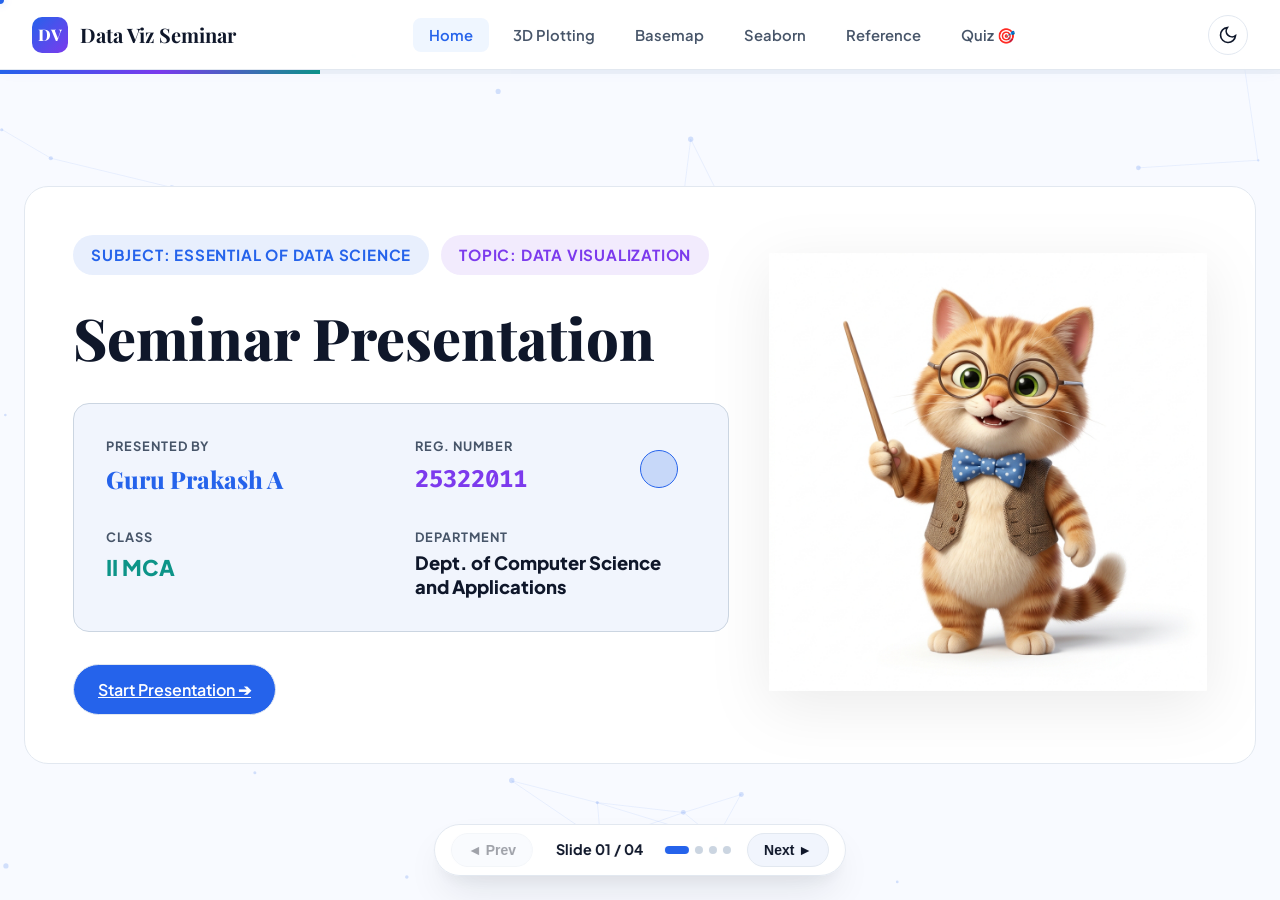
<file: index.html>
<!DOCTYPE html>
<html lang="en" data-theme="light">
<head>
  <meta charset="UTF-8">
  <meta name="viewport" content="width=device-width, initial-scale=1.0">
  <title>Data Visualization Seminar | Essential of Data Science</title>
  <meta name="description" content="Seminar Presentation on Data Visualization in Essential of Data Science. Presented by Guru Prakash A (25322011), II MCA.">
  <link rel="preconnect" href="https://fonts.googleapis.com">
  <link href="https://fonts.googleapis.com/css2?family=Inter:wght@400;500;600;700;800&family=Fira+Code:wght@400;500&display=swap" rel="stylesheet">
  <link rel="stylesheet" href="styles.css">
  <script src="assets/js/plotly-2.27.0.min.js" defer></script>
  <script src="assets/js/d3.v7.min.js" defer></script>
  <script src="assets/js/prism.min.js" defer></script>
  <link rel="stylesheet" href="assets/css/prism-tomorrow.min.css">
</head>
<body>

  <!-- Dynamic Background Canvas -->
  <canvas id="bgCanvas"></canvas>

  <!-- Top Navigation Bar -->
  <nav class="navbar">
    <a href="index.html" class="nav-brand">
      <div class="nav-logo-badge">DV</div>
      <span>Data Viz Seminar</span>
    </a>
    <ul class="nav-links">
      <li><a href="index.html" class="nav-link active">Home</a></li>
      <li><a href="3d-plotting.html" class="nav-link">3D Plotting</a></li>
      <li><a href="basemap.html" class="nav-link">Basemap</a></li>
      <li><a href="seaborn.html" class="nav-link">Seaborn</a></li>
      <li><a href="reference.html" class="nav-link">Reference</a></li>
      <li><a href="quiz.html" class="nav-link">Quiz 🎯</a></li>
    </ul>
    <div class="nav-actions">
      <button class="btn-icon" id="themeToggleBtn" aria-label="Toggle Theme">
        <svg width="20" height="20" fill="none" stroke="currentColor" stroke-width="2" viewBox="0 0 24 24"><path d="M21 12.79A9 9 0 1111.21 3 7 7 0 0021 12.79z"/></svg>
      </button>
    </div>
  </nav>

  <div class="top-progress-bar">
    <div class="top-progress-fill"></div>
  </div>

  <main class="presentation-container">

    <!-- SLIDE 1: Cover / Presenter Card with Cat Teacher Cartoon -->
    <section class="slide-section active" id="slide-1" style="min-height: calc(100vh - 90px); display: flex; align-items: center; justify-content: center; padding: 1.5rem;">
      <div class="presenter-fullpage-card" style="width: 100%; max-width: 1240px; background: white; border-radius: 24px; border: 1px solid var(--border-light); box-shadow: var(--shadow-xl); padding: 3rem; display: grid; grid-template-columns: 1.2fr 0.8fr; gap: 2.5rem; align-items: center; position: relative; overflow: hidden;">
        
        <div style="z-index: 2;">
          <div style="display: flex; gap: 12px; flex-wrap: wrap; margin-bottom: 1.5rem;">
            <span class="slide-badge" style="background: rgba(37,99,235,0.1); color: var(--accent-primary); font-size: 0.95rem; padding: 8px 18px;">SUBJECT: ESSENTIAL OF DATA SCIENCE</span>
            <span class="slide-badge" style="background: rgba(124,58,237,0.1); color: var(--accent-secondary); font-size: 0.95rem; padding: 8px 18px;">TOPIC: DATA VISUALIZATION</span>
          </div>

          <h1 style="font-family: var(--font-heading); font-size: clamp(2.4rem, 4.5vw, 3.8rem); font-weight: 800; color: var(--text-main); margin-bottom: 2rem; line-height: 1.15;">
            Seminar Presentation
          </h1>

          <div style="display: grid; grid-template-columns: 1fr 1fr; gap: 1.75rem; background: var(--bg-secondary); padding: 2rem; border-radius: 16px; border: 1px solid var(--border-subtle);">
            <div>
              <div style="font-size: 0.8rem; font-weight: 700; text-transform: uppercase; letter-spacing: 1px; color: var(--text-muted); margin-bottom: 4px;">PRESENTED BY</div>
              <div style="font-size: 1.5rem; font-weight: 800; color: var(--accent-primary); font-family: var(--font-heading);">Guru Prakash A</div>
            </div>

            <div>
              <div style="font-size: 0.8rem; font-weight: 700; text-transform: uppercase; letter-spacing: 1px; color: var(--text-muted); margin-bottom: 4px;">REG. NUMBER</div>
              <div style="font-size: 1.5rem; font-weight: 800; color: var(--accent-secondary); font-family: var(--font-code);">25322011</div>
            </div>

            <div>
              <div style="font-size: 0.8rem; font-weight: 700; text-transform: uppercase; letter-spacing: 1px; color: var(--text-muted); margin-bottom: 4px;">CLASS</div>
              <div style="font-size: 1.35rem; font-weight: 800; color: var(--accent-teal);">II MCA</div>
            </div>

            <div>
              <div style="font-size: 0.8rem; font-weight: 700; text-transform: uppercase; letter-spacing: 1px; color: var(--text-muted); margin-bottom: 4px;">DEPARTMENT</div>
              <div style="font-size: 1.15rem; font-weight: 800; color: var(--text-main); line-height: 1.3;">Dept. of Computer Science and Applications</div>
            </div>
          </div>

          <div style="margin-top: 2rem; display: flex; gap: 1rem;">
            <a href="3d-plotting.html" class="slide-btn" style="background: var(--accent-primary); color: white; padding: 12px 24px; font-size: 1rem;">Start Presentation ➔</a>
          </div>
        </div>

        <!-- Cat Teacher Cartoon Illustration -->
        <div style="text-align: center; position: relative;">
          <img src="assets/images/cat_teacher.png" alt="Cat Teacher Cartoon with Pointer Stick" style="width: 100%; max-height: 480px; object-fit: contain; filter: drop-shadow(0 15px 30px rgba(0,0,0,0.08));" />
        </div>

      </div>
    </section>

    <!-- SLIDE 2: Overview & Flowchart Diagram (Only Image & Prominent Bold Title) -->
    <section class="slide-section" id="slide-2" style="min-height: calc(100vh - 90px); display: flex; flex-direction: column; justify-content: center; align-items: center; text-align: center;">
      <div class="slide-badge" style="margin-bottom: 1rem;">📖 Seminar Overview</div>
      <h2 class="slide-title" style="font-size: clamp(2.5rem, 5vw, 4.2rem); font-weight: 800; color: var(--text-main); margin-bottom: 0.75rem; letter-spacing: -0.5px;">
        About This Seminar Topic
      </h2>
      <p class="slide-subtitle" style="font-size: 1.15rem; max-width: 900px; margin: 0 auto 2rem; color: var(--text-muted); line-height: 1.8;">
        This seminar covers key topics from <em>Essential of Data Science</em> — focusing on <strong>Matplotlib 3D plotting</strong>, <strong>Basemap geographic mapping</strong>, and <strong>Seaborn statistical graphics</strong>.
      </p>

      <!-- BIG Flowchart Content Image (Full Focus) -->
      <div class="interactive-card" style="width: 100%; max-width: 1100px; text-align: center; padding: 2rem; background: white; border-radius: 20px; box-shadow: var(--shadow-xl); border: 1px solid var(--border-light);">
        <img class="flowchart-img" src="assets/images/flowchart.png" alt="Data Visualization Flowchart with Teddy Bear Teacher" style="width: 100%; max-height: 520px; object-fit: contain; border-radius: 12px; filter: drop-shadow(0 10px 25px rgba(0,0,0,0.06));" />
      </div>

      <div style="margin-top: 1.75rem; display: flex; gap: 1rem; justify-content: center;">
        <button class="slide-btn" onclick="if(window.goToSlide) window.goToSlide(2);" style="background: var(--accent-primary); color: white; padding: 10px 22px; font-weight: 700;">
          Explore Foundations & Scope ➔
        </button>
      </div>
    </section>

    <!-- SLIDE 3: What is Data Visualization & Key Topics Covered -->
    <section class="slide-section" id="slide-3">
      <div class="slide-badge">📌 Core Foundations & Scope</div>
      <h2 class="slide-title" style="font-size: clamp(2.2rem, 4.2vw, 3.4rem); font-weight: 800;">What is Data Visualization?</h2>
      <p class="slide-subtitle">
        Understanding the graphical representation of data, why visual abstraction matters, and the core modules explored in this seminar.
      </p>

      <div class="card-grid-2col">
        <div class="interactive-card">
          <h3 class="card-title" style="display: flex; align-items: center; gap: 8px;">
            <span>📌 What is Data Visualization?</span>
          </h3>
          <p style="color:var(--text-muted); line-height:1.9; margin-top:0.75rem;">
            <strong>Data Visualization</strong> is the graphical representation of information and data. By using visual elements like charts, graphs, and maps,
            data visualization tools provide an accessible way to see and understand trends, outliers, and patterns in data.
          </p>
          <p style="color:var(--text-muted); line-height:1.9; margin-top:0.75rem;">
            In Python, the primary foundational library is <strong>Matplotlib</strong> — a multi-platform data visualization library built on NumPy arrays and designed to integrate with SciPy and Pandas.
          </p>

          <!-- Real-World Example Box -->
          <div class="topic-realworld-box">
            <div class="realworld-box-header">
              <span>💡 Real-World Example & Industry Application</span>
            </div>
            <div class="realworld-box-content">
              <div class="realworld-item example">
                <strong>🌐 Real-World Example:</strong> High-frequency financial trading dashboards visualizing live stock fluctuations and public health pandemic rate tracking.
              </div>
              <div class="realworld-item usage">
                <strong>🏢 Where It Is Used:</strong> FinTech quantitative analytics, enterprise executive reporting, healthcare epidemiology, and scientific research publications.
              </div>
            </div>
          </div>
        </div>

        <div class="interactive-card">
          <h3 class="card-title" style="display: flex; align-items: center; gap: 8px;">
            <span>🔑 Key Topics Covered in This Seminar</span>
          </h3>
          <ul style="margin-left:1.25rem; margin-top:1rem; color:var(--text-muted); line-height:2.1; font-size: 0.95rem;">
            <li><strong>Topic 1: 3D Plotting in Matplotlib:</strong> <code>mplot3d</code> toolkit, 3D line & scatter, contour relief, camera angle optimization (<code>view_init</code>), wireframes & surfaces, and surface triangulations.</li>
            <li><strong>Topic 2: Geographic Data with Basemap:</strong> Map projections (cylindrical, pseudo-cylindrical, perspective, conic), physical boundaries, relief backgrounds, and plotting multi-dimensional coordinates.</li>
            <li><strong>Topic 3: Visualization with Seaborn:</strong> High-level statistical exploration, Kernel Density Estimation (KDE), pairplots, faceted grids, factor plots, and time-series bar plots.</li>
          </ul>

          <div style="margin-top: 1.5rem; display: flex; gap: 10px; flex-wrap: wrap;">
            <a href="3d-plotting.html" class="slide-btn" style="background: var(--accent-secondary); color: white; padding: 8px 16px; font-size: 0.85rem;">Topic 1: 3D Plotting ➔</a>
            <a href="basemap.html" class="slide-btn" style="background: var(--accent-teal); color: white; padding: 8px 16px; font-size: 0.85rem;">Topic 2: Basemap ➔</a>
            <a href="seaborn.html" class="slide-btn" style="background: var(--accent-rose); color: white; padding: 8px 16px; font-size: 0.85rem;">Topic 3: Seaborn ➔</a>
          </div>
        </div>
      </div>
    </section>

    <!-- SLIDE 4: Datasets Reference Table -->
    <section class="slide-section" id="slide-4">
      <div class="slide-badge">📁 Datasets Used in This Seminar</div>
      <h2 class="slide-title">Dataset Reference Guide</h2>
      <p class="slide-subtitle">
        All datasets referenced across the three topics are summarized below. No per-slide repetition — this is your single reference table.
      </p>

      <div class="interactive-card" style="margin-bottom:1.5rem;">
        <h3 class="card-title" style="margin-bottom:1rem;">📊 All Datasets at a Glance</h3>
        <div style="overflow-x:auto;">
          <table style="width:100%; border-collapse:collapse; font-size:0.92rem;">
            <thead>
              <tr style="border-bottom:2px solid var(--border-light); background:var(--bg-secondary); text-align:left;">
                <th style="padding:10px;">Dataset</th>
                <th style="padding:10px;">Rows × Cols</th>
                <th style="padding:10px;">Key Columns</th>
                <th style="padding:10px;">Used In</th>
                <th style="padding:10px;">Source</th>
              </tr>
            </thead>
            <tbody>
              <tr style="border-bottom:1px solid var(--border-light);">
                <td style="padding:10px; font-weight:700; color:var(--accent-rose);">🌸 Iris</td>
                <td style="padding:10px;">150 × 5</td>
                <td style="padding:10px;"><code>sepal_length, sepal_width, petal_length, petal_width, species</code></td>
                <td style="padding:10px;">3D Scatter, Pairplot, KDE</td>
                <td style="padding:10px;">Fisher, 1936 / <code>sns.load_dataset("iris")</code></td>
              </tr>
              <tr style="border-bottom:1px solid var(--border-light);">
                <td style="padding:10px; font-weight:700; color:var(--accent-primary);">🍽️ Tips</td>
                <td style="padding:10px;">244 × 7</td>
                <td style="padding:10px;"><code>total_bill, tip, sex, smoker, day, time, size</code></td>
                <td style="padding:10px;">Faceted Histograms, Factor Plots, 3D Bar</td>
                <td style="padding:10px;"><code>sns.load_dataset("tips")</code></td>
              </tr>
              <tr style="border-bottom:1px solid var(--border-light);">
                <td style="padding:10px; font-weight:700; color:var(--accent-teal);">✈️ Flights</td>
                <td style="padding:10px;">144 × 3</td>
                <td style="padding:10px;"><code>year, month, passengers</code> (pivoted 12×12)</td>
                <td style="padding:10px;">Heatmap, 3D Surface Topography</td>
                <td style="padding:10px;"><code>sns.load_dataset("flights")</code></td>
              </tr>
              <tr style="border-bottom:1px solid var(--border-light);">
                <td style="padding:10px; font-weight:700; color:var(--accent-secondary);">🌐 World Cities</td>
                <td style="padding:10px;">20 × 5</td>
                <td style="padding:10px;"><code>city, country, lat, lon, pop</code></td>
                <td style="padding:10px;">Basemap Scatter Overlay, Bubble Map</td>
                <td style="padding:10px;">Curated major metro areas</td>
              </tr>
              <tr style="border-bottom:1px solid var(--border-light);">
                <td style="padding:10px; font-weight:700; color:#d97706;">📐 Parametric Helix</td>
                <td style="padding:10px;">1000 pts</td>
                <td style="padding:10px;"><code>z = linspace(0,15), x = sin(z), y = cos(z)</code></td>
                <td style="padding:10px;">3D Line & Scatter, ax.plot3D</td>
                <td style="padding:10px;">Generated via NumPy</td>
              </tr>
              <tr>
                <td style="padding:10px; font-weight:700;">🔬 Sinusoidal Grid</td>
                <td style="padding:10px;">30×30 mesh</td>
                <td style="padding:10px;"><code>Z = sin(sqrt(X² + Y²))</code>, meshgrid(-6,6)</td>
                <td style="padding:10px;">Contour3D, Wireframe, Surface, Triangulation</td>
                <td style="padding:10px;">Generated via NumPy meshgrid</td>
              </tr>
            </tbody>
          </table>
        </div>
      </div>

      <!-- Real-World Example Box for Datasets -->
      <div class="topic-realworld-box" style="margin-bottom: 2rem;">
        <div class="realworld-box-header">
          <span>💡 Real-World Example & Industry Application</span>
        </div>
        <div class="realworld-box-content">
          <div class="realworld-item example">
            <strong>🌐 Real-World Example:</strong> Benchmark datasets like Fisher's Iris and restaurant tipping logs provide standard ground-truth baselines for verifying statistical clustering and predictive modeling.
          </div>
          <div class="realworld-item usage">
            <strong>🏢 Where It Is Used:</strong> Machine learning algorithm validation, data science university curriculum benchmark tests, and automated model evaluation pipelines.
          </div>
        </div>
      </div>

      <!-- Navigation Footer for Datasets Slide -->
      <div class="slide-footer-nav" style="margin-top: 2rem;">
        <a href="javascript:void(0)" onclick="if(window.goToSlide) window.goToSlide(0)" class="footer-nav-card">
          ↺ Back to Cover
        </a>
        <a href="3d-plotting.html" class="footer-nav-card" style="background: var(--accent-primary); color: white; border-color: var(--accent-primary);">
          Start Topic 1: 3D Plotting ➔
        </a>
      </div>
    </section>

  </main>

  <!-- Floating Presentation Dock -->
  <div class="slide-controls-dock">
    <button class="slide-btn slide-btn-prev">◄ Prev</button>
    <div class="slide-indicator">Slide 01 / 04</div>
    <div class="slide-dots"></div>
    <button class="slide-btn slide-btn-next">Next ►</button>
  </div>

  <!-- Command Palette Modal -->
  <div class="cmd-palette-backdrop" id="cmdPaletteBackdrop">
    <div class="cmd-palette-modal">
      <div class="cmd-input-box">
        <svg width="20" height="20" fill="none" stroke="currentColor" stroke-width="2" viewBox="0 0 24 24"><circle cx="11" cy="11" r="8"/><path d="M21 21l-4.35-4.35"/></svg>
        <input type="text" id="cmdInput" placeholder="Search slides, topics, datasets..." />
      </div>
      <ul class="cmd-results-list" id="cmdResultsList"></ul>
    </div>
  </div>

  <!-- Application Script -->
  <script src="script.js"></script>
</body>
</html>
</file>
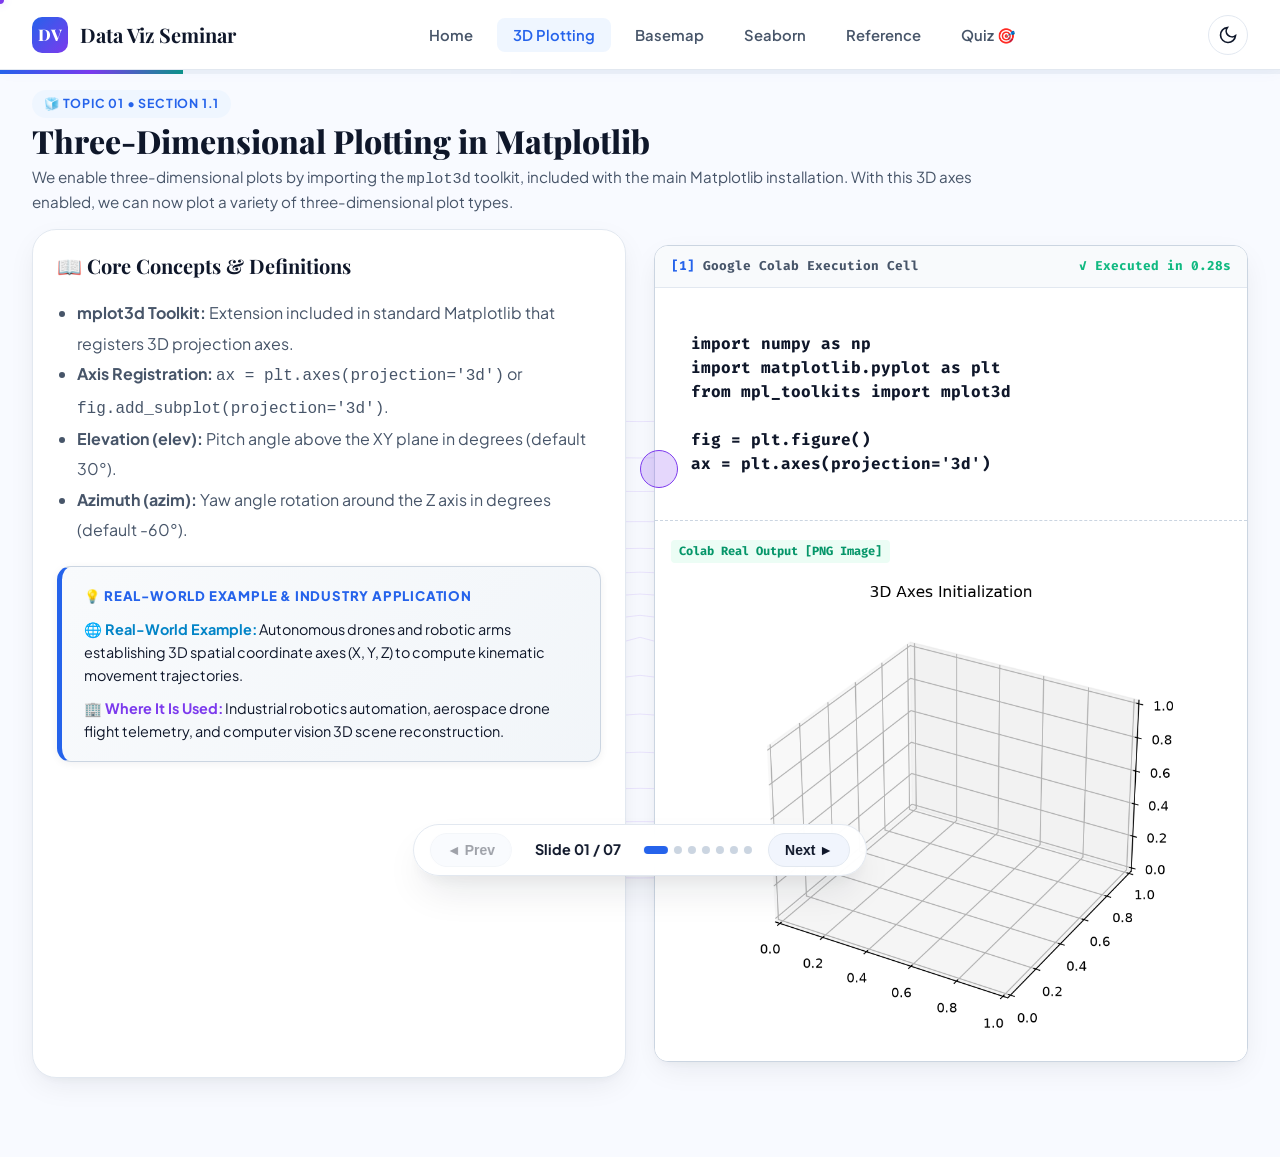
<file: 3d-plotting.html>
<!DOCTYPE html>
<html lang="en" data-theme="light">
<head>
  <meta charset="UTF-8">
  <meta name="viewport" content="width=device-width, initial-scale=1.0">
  <title>Topic 1: 3D Plotting in Matplotlib | Seminar Presentation</title>
  <link rel="preconnect" href="https://fonts.googleapis.com">
  <link href="https://fonts.googleapis.com/css2?family=Inter:wght@400;500;600;700;800&family=Fira+Code:wght@400;500&display=swap" rel="stylesheet">
  <link rel="stylesheet" href="styles.css">
  <script src="assets/js/plotly-2.27.0.min.js" defer></script>
  <script src="assets/js/d3.v7.min.js" defer></script>
  <script src="assets/js/prism.min.js" defer></script>
  <link rel="stylesheet" href="assets/css/prism-tomorrow.min.css">
</head>
<body>

  <canvas id="bgCanvas"></canvas>

  <nav class="navbar">
    <a href="index.html" class="nav-brand">
      <div class="nav-logo-badge">DV</div>
      <span>Data Viz Seminar</span>
    </a>
    <ul class="nav-links">
      <li><a href="index.html" class="nav-link">Home</a></li>
      <li><a href="3d-plotting.html" class="nav-link active">3D Plotting</a></li>
      <li><a href="basemap.html" class="nav-link">Basemap</a></li>
      <li><a href="seaborn.html" class="nav-link">Seaborn</a></li>
      <li><a href="reference.html" class="nav-link">Reference</a></li>
      <li><a href="quiz.html" class="nav-link">Quiz 🎯</a></li>
    </ul>
    <div class="nav-actions">
      <button class="btn-icon" id="themeToggleBtn" aria-label="Toggle Theme">
        <svg width="20" height="20" fill="none" stroke="currentColor" stroke-width="2" viewBox="0 0 24 24"><path d="M21 12.79A9 9 0 1111.21 3 7 7 0 0021 12.79z"/></svg>
      </button>
    </div>
  </nav>

  <div class="top-progress-bar">
    <div class="top-progress-fill"></div>
  </div>

  <main class="presentation-container">

    <!-- ============================================================
         SLIDE 1: 3D Axes Setup & Introduction
         ============================================================ -->
    <section class="slide-section active" id="slide-1">
      <div class="slide-badge">🧊 Topic 01 • Section 1.1</div>
      <h1 class="slide-title">Three-Dimensional Plotting in Matplotlib</h1>
      <p class="slide-subtitle">
        We enable three-dimensional plots by importing the <code>mplot3d</code> toolkit, included with the main Matplotlib installation. With this 3D axes enabled, we can now plot a variety of three-dimensional plot types.
      </p>

      <div class="card-grid-2col">
        <div class="interactive-card">
          <h3 class="card-title">📖 Core Concepts & Definitions</h3>
          <ul style="margin-left: 1.25rem; margin-top: 1rem; color: var(--text-muted); line-height: 1.9;">
            <li><strong>mplot3d Toolkit:</strong> Extension included in standard Matplotlib that registers 3D projection axes.</li>
            <li><strong>Axis Registration:</strong> <code>ax = plt.axes(projection='3d')</code> or <code>fig.add_subplot(projection='3d')</code>.</li>
            <li><strong>Elevation (elev):</strong> Pitch angle above the XY plane in degrees (default 30°).</li>
            <li><strong>Azimuth (azim):</strong> Yaw angle rotation around the Z axis in degrees (default -60°).</li>
          </ul>

          <!-- Real-World Example Box -->
          <div class="topic-realworld-box">
            <div class="realworld-box-header">
              <span>💡 Real-World Example & Industry Application</span>
            </div>
            <div class="realworld-box-content">
              <div class="realworld-item example">
                <strong>🌐 Real-World Example:</strong> Autonomous drones and robotic arms establishing 3D spatial coordinate axes (X, Y, Z) to compute kinematic movement trajectories.
              </div>
              <div class="realworld-item usage">
                <strong>🏢 Where It Is Used:</strong> Industrial robotics automation, aerospace drone flight telemetry, and computer vision 3D scene reconstruction.
              </div>
            </div>
          </div>
        </div>

        <div class="colab-execution-cell">
          <div class="colab-cell-header">
            <span><strong class="colab-execution-prompt">[1]</strong> Google Colab Execution Cell</span>
            <span style="color:#10b981;">✓ Executed in 0.28s</span>
          </div>
          <div class="code-content">
            <pre><code class="language-python">import numpy as np
import matplotlib.pyplot as plt
from mpl_toolkits import mplot3d

fig = plt.figure()
ax = plt.axes(projection='3d')</code></pre>
          </div>
          <div class="colab-cell-output">
            <span class="colab-output-badge">Colab Real Output [PNG Image]</span>
            <img src="assets/images/3d_axes.png" alt="3D Axes Output" style="width:100%; border-radius:var(--radius-sm);" />
          </div>
        </div>
      </div>
    </section>

    <!-- ============================================================
         SLIDE 2: Three-Dimensional Points and Lines (Helix)
         ============================================================ -->
    <section class="slide-section" id="slide-2">
      <div class="slide-badge">🧊 Topic 01 • Section 1.2</div>
      <h2 class="slide-title">Three-Dimensional Points and Lines</h2>
      <p class="slide-subtitle">
        The most basic three-dimensional plot is a line or scatter plot created from sets of <strong>(x, y, z) triples</strong>. In analogy with the more common two-dimensional plots, we can create these using the <code>ax.plot3D</code> and <code>ax.scatter3D</code> functions.
      </p>

      <div class="card-grid-2col">
        <div class="interactive-card">
          <div class="card-header" style="display: flex; justify-content: space-between; align-items: center; flex-wrap: wrap; gap: 8px;">
            <div>
              <h3 class="card-title">🖱️ Live Rotatable 3D Helix</h3>
              <span style="font-size:0.8rem; color:var(--text-muted);">Interactive Plotly — Drag to rotate</span>
            </div>
            <!-- Zoom In, Zoom Out, Reset Action Toolbar -->
            <div class="chart-3d-toolbar">
              <button class="btn-chart-ctrl btn-zoom-in" data-chart="helix3dChart" title="Zoom In">
                <svg width="13" height="13" viewBox="0 0 24 24" fill="none" stroke="currentColor" stroke-width="2.5"><circle cx="11" cy="11" r="8"/><line x1="21" y1="21" x2="16.65" y2="16.65"/><line x1="11" y1="8" x2="11" y2="14"/><line x1="8" y1="11" x2="14" y2="11"/></svg>
                <span>Zoom In</span>
              </button>
              <button class="btn-chart-ctrl btn-zoom-out" data-chart="helix3dChart" title="Zoom Out">
                <svg width="13" height="13" viewBox="0 0 24 24" fill="none" stroke="currentColor" stroke-width="2.5"><circle cx="11" cy="11" r="8"/><line x1="21" y1="21" x2="16.65" y2="16.65"/><line x1="8" y1="11" x2="14" y2="11"/></svg>
                <span>Zoom Out</span>
              </button>
              <button class="btn-chart-ctrl btn-reset-view" data-chart="helix3dChart" title="Reset View">
                <svg width="13" height="13" viewBox="0 0 24 24" fill="none" stroke="currentColor" stroke-width="2.5"><path d="M3 12a9 9 0 1 0 9-9 9.75 9.75 0 0 0-6.74 2.74L3 8"/><polyline points="3 3 3 8 8 8"/></svg>
                <span>Reset</span>
              </button>
            </div>
          </div>
          <div class="chart-box" id="helix3dChart"></div>
          <p style="color:var(--text-muted); font-size:0.85rem; margin-top:0.5rem;">
            💡 <em>Notice that by default, the scatter points have their transparency adjusted to give a sense of depth on the page.</em>
          </p>
        </div>

        <div class="colab-execution-cell">
          <div class="colab-cell-header">
            <span><strong class="colab-execution-prompt">[2]</strong> Colab Cell • 3D Line & Scatter</span>
            <span style="color:#10b981;">✓ Executed in 0.32s</span>
          </div>
          <div class="code-content">
            <pre><code class="language-python">ax = plt.axes(projection='3d')
# Data for a three-dimensional line
zline = np.linspace(0, 15, 1000)
xline = np.sin(zline)
yline = np.cos(zline)
ax.plot3D(xline, yline, zline, 'gray')

# Data for three-dimensional scattered points
zdata = 15 * np.random.random(100)
xdata = np.sin(zdata) + 0.1 * np.random.randn(100)
ydata = np.cos(zdata) + 0.1 * np.random.randn(100)
ax.scatter3D(xdata, ydata, zdata,
             c=zdata, cmap='Greens')
plt.show()</code></pre>
          </div>
          <div class="colab-cell-output">
            <span class="colab-output-badge">Colab Real Output [PNG Image]</span>
            <img src="assets/images/3d_helix.png" alt="3D Helix Output" style="width:100%; border-radius:var(--radius-sm);" />
          </div>
        </div>
      </div>

      <!-- Real-World Example Box -->
      <div class="topic-realworld-box" style="margin-top:1.25rem;">
        <div class="realworld-box-header">
          <span>💡 Real-World Example & Industry Application</span>
        </div>
        <div class="realworld-box-content">
          <div class="realworld-item example">
            <strong>🌐 Real-World Example:</strong> Visualizing the double-helix structure of DNA polymers and tracking spiral trajectories of charged subatomic particles inside synchrotron particle accelerators.
          </div>
          <div class="realworld-item usage">
            <strong>🏢 Where It Is Used:</strong> Structural biophysics & bioinformatics laboratories, pharmaceutical molecular design, and high-energy physics research (CERN).
          </div>
        </div>
      </div>
    </section>

    <!-- ============================================================
         SLIDE 3: 3D Scatter — Iris Dataset
         ============================================================ -->
    <section class="slide-section" id="slide-3">
      <div class="slide-badge">🧊 Topic 01 • Section 1.3</div>
      <h2 class="slide-title">3D Scatter Plot — Iris Dataset</h2>
      <p class="slide-subtitle">
        Using <code>ax.scatter3D()</code> to visualize the <strong>Iris dataset</strong> (150 samples × 4 features) in 3D space, coloring by species to reveal class separation in petal and sepal dimensions.
      </p>

      <div class="card-grid-2col">
        <div class="colab-execution-cell">
          <div class="colab-cell-header">
            <span><strong class="colab-execution-prompt">[3]</strong> Colab Cell • Iris 3D Scatter</span>
            <span style="color:#10b981;">✓ Executed in 0.38s</span>
          </div>
          <div class="code-content">
            <pre><code class="language-python">import seaborn as sns
iris = sns.load_dataset("iris")

fig = plt.figure(figsize=(8, 6))
ax = plt.axes(projection='3d')

for species, group in iris.groupby('species'):
    ax.scatter3D(group['sepal_length'],
                 group['sepal_width'],
                 group['petal_length'],
                 label=species)

ax.set_xlabel("Sepal Length")
ax.set_ylabel("Sepal Width")
ax.set_zlabel("Petal Length")
ax.legend()
plt.show()</code></pre>
          </div>
          <div class="colab-cell-output">
            <span class="colab-output-badge">Colab Real Output [PNG Image]</span>
            <img src="assets/images/3d_iris.png" alt="3D Iris Scatter Output" style="width:100%; border-radius:var(--radius-sm);" />
          </div>
        </div>

        <div class="interactive-card">
          <h3 class="card-title">📖 3D Scatter — Key Points</h3>
          <ul style="margin-left:1.25rem; margin-top:1rem; color:var(--text-muted); line-height:1.9;">
            <li><strong>ax.scatter3D():</strong> Plots discrete 3D data points with customizable color, size, and markers.</li>
            <li><strong>Iris Dataset:</strong> 150 samples × 4 numeric features + 1 species label (Fisher, 1936).</li>
            <li><strong>Grouping:</strong> <code>groupby('species')</code> iterates over each class for color-coded scatter.</li>
            <li><strong>Key Finding:</strong> <em>Setosa</em> is linearly separable; <em>Versicolor</em> and <em>Virginica</em> overlap in some dimensions.</li>
            <li><strong>Depth Cue:</strong> Points further from the camera have lower opacity automatically.</li>
          </ul>

          <!-- Real-World Example Box -->
          <div class="topic-realworld-box">
            <div class="realworld-box-header">
              <span>💡 Real-World Example & Industry Application</span>
            </div>
            <div class="realworld-box-content">
              <div class="realworld-item example">
                <strong>🌐 Real-World Example:</strong> Multi-biomarker patient profiling (blood pressure, fasting glucose, and cholesterol) to separate high-risk cardiovascular patients from healthy controls.
              </div>
              <div class="realworld-item usage">
                <strong>🏢 Where It Is Used:</strong> Clinical diagnostics in healthcare, oncology tumor profiling, and machine learning multi-feature clustering pipelines.
              </div>
            </div>
          </div>
        </div>
      </div>
    </section>

    <!-- ============================================================
         SLIDE 4: Three-Dimensional Contour Plots (Interactive Slider)
         ============================================================ -->
    <section class="slide-section" id="slide-4">
      <div class="slide-badge">🧊 Topic 01 • Section 1.4</div>
      <h2 class="slide-title">Three-Dimensional Contour Plots</h2>
      <p class="slide-subtitle">
        <code>mplot3d</code> contains tools to create three-dimensional relief plots. Like two-dimensional <code>ax.contour</code> plots, <code>ax.contour3D</code> requires all the input data to be in the form of <strong>two-dimensional regular grids</strong>, with the Z data evaluated at each point.
      </p>

      <div class="card-grid-2col">
        <div class="interactive-card">
          <div class="card-header" style="display: flex; justify-content: space-between; align-items: center; flex-wrap: wrap; gap: 8px;">
            <div>
              <h3 class="card-title">🖱️ Interactive 3D Contour Surface</h3>
              <span style="font-size:0.8rem; color:var(--text-muted);">Drag to rotate</span>
            </div>
            <!-- Zoom In, Zoom Out, Reset Action Toolbar -->
            <div class="chart-3d-toolbar">
              <button class="btn-chart-ctrl btn-zoom-in" data-chart="contour3dChart" title="Zoom In">
                <svg width="13" height="13" viewBox="0 0 24 24" fill="none" stroke="currentColor" stroke-width="2.5"><circle cx="11" cy="11" r="8"/><line x1="21" y1="21" x2="16.65" y2="16.65"/><line x1="11" y1="8" x2="11" y2="14"/><line x1="8" y1="11" x2="14" y2="11"/></svg>
                <span>Zoom In</span>
              </button>
              <button class="btn-chart-ctrl btn-zoom-out" data-chart="contour3dChart" title="Zoom Out">
                <svg width="13" height="13" viewBox="0 0 24 24" fill="none" stroke="currentColor" stroke-width="2.5"><circle cx="11" cy="11" r="8"/><line x1="21" y1="21" x2="16.65" y2="16.65"/><line x1="8" y1="11" x2="14" y2="11"/></svg>
                <span>Zoom Out</span>
              </button>
              <button class="btn-chart-ctrl btn-reset-view" data-chart="contour3dChart" title="Reset View">
                <svg width="13" height="13" viewBox="0 0 24 24" fill="none" stroke="currentColor" stroke-width="2.5"><path d="M3 12a9 9 0 1 0 9-9 9.75 9.75 0 0 0-6.74 2.74L3 8"/><polyline points="3 3 3 8 8 8"/></svg>
                <span>Reset</span>
              </button>
            </div>
          </div>
          <div class="controls-panel">
            <div class="control-group">
              <label class="control-label">Contour Levels: <span id="contourLevelVal">50</span></label>
              <input type="range" class="control-slider" id="contourLevelSlider" min="5" max="100" step="5" value="50" />
            </div>
          </div>
          <div class="chart-box" id="contour3dChart"></div>
        </div>

        <div class="colab-execution-cell">
          <div class="colab-cell-header">
            <span><strong class="colab-execution-prompt">[4]</strong> Colab Cell • ax.contour3D</span>
            <span style="color:#10b981;">✓ Executed in 0.52s</span>
          </div>
          <div class="code-content">
            <pre><code class="language-python">def f(x, y):
    return np.sin(np.sqrt(x ** 2 + y ** 2))

x = np.linspace(-6, 6, 30)
y = np.linspace(-6, 6, 30)
X, Y = np.meshgrid(x, y)
Z = f(X, Y)

fig = plt.figure()
ax = plt.axes(projection='3d')
ax.contour3D(X, Y, Z, 50, cmap='binary')
ax.set_xlabel('x')
ax.set_ylabel('y')
ax.set_zlabel('z')
plt.show()</code></pre>
          </div>
          <div class="colab-cell-output">
            <span class="colab-output-badge">Colab Real Output [PNG Image]</span>
            <img src="assets/images/3d_contour.png" alt="3D Contour Output" style="width:100%; border-radius:var(--radius-sm);" />
          </div>
        </div>
      </div>

      <!-- Real-World Example Box -->
      <div class="topic-realworld-box" style="margin-top:1.25rem;">
        <div class="realworld-box-header">
          <span>💡 Real-World Example & Industry Application</span>
        </div>
        <div class="realworld-box-content">
          <div class="realworld-item example">
            <strong>🌐 Real-World Example:</strong> Mapping atmospheric isobaric pressure ridges for hurricane intensity forecasting and seismic acoustic depth reflection gradients.
          </div>
          <div class="realworld-item usage">
            <strong>🏢 Where It Is Used:</strong> Meteorology centers (cyclone path predictions), geophysics subsurface exploration, and audio acoustic engineering.
          </div>
        </div>
      </div>
    </section>

    <!-- ============================================================
         SLIDE 5: View Init — Elevation & Azimuth (Interactive Sliders)
         ============================================================ -->
    <section class="slide-section" id="slide-5">
      <div class="slide-badge">🧊 Topic 01 • Section 1.5</div>
      <h2 class="slide-title">Viewing Angles — <code>ax.view_init()</code></h2>
      <p class="slide-subtitle">
        Sometimes the default viewing angle is not optimal, in which case we can use the <code>view_init</code> method to set the <strong>elevation</strong> and <strong>azimuthal</strong> angles. Use the sliders below to explore how camera angles change the 3D view.
      </p>

      <div class="card-grid-2col">
        <div class="interactive-card">
          <div class="card-header" style="display: flex; justify-content: space-between; align-items: center; flex-wrap: wrap; gap: 8px;">
            <div>
              <h3 class="card-title">🖱️ Camera Angle Explorer</h3>
              <span style="font-size:0.8rem; color:var(--text-muted);">Adjust sliders to change view</span>
            </div>
            <!-- Zoom In, Zoom Out, Reset Action Toolbar -->
            <div class="chart-3d-toolbar">
              <button class="btn-chart-ctrl btn-zoom-in" data-chart="viewInitChart" title="Zoom In">
                <svg width="13" height="13" viewBox="0 0 24 24" fill="none" stroke="currentColor" stroke-width="2.5"><circle cx="11" cy="11" r="8"/><line x1="21" y1="21" x2="16.65" y2="16.65"/><line x1="11" y1="8" x2="11" y2="14"/><line x1="8" y1="11" x2="14" y2="11"/></svg>
                <span>Zoom In</span>
              </button>
              <button class="btn-chart-ctrl btn-zoom-out" data-chart="viewInitChart" title="Zoom Out">
                <svg width="13" height="13" viewBox="0 0 24 24" fill="none" stroke="currentColor" stroke-width="2.5"><circle cx="11" cy="11" r="8"/><line x1="21" y1="21" x2="16.65" y2="16.65"/><line x1="8" y1="11" x2="14" y2="11"/></svg>
                <span>Zoom Out</span>
              </button>
              <button class="btn-chart-ctrl btn-reset-view" data-chart="viewInitChart" title="Reset View">
                <svg width="13" height="13" viewBox="0 0 24 24" fill="none" stroke="currentColor" stroke-width="2.5"><path d="M3 12a9 9 0 1 0 9-9 9.75 9.75 0 0 0-6.74 2.74L3 8"/><polyline points="3 3 3 8 8 8"/></svg>
                <span>Reset</span>
              </button>
            </div>
          </div>
          <div class="controls-panel">
            <div class="control-group">
              <label class="control-label">Elevation (elev): <span id="elevVal">60</span>°</label>
              <input type="range" class="control-slider" id="elevSlider" min="0" max="90" step="5" value="60" />
            </div>
            <div class="control-group">
              <label class="control-label">Azimuth (azim): <span id="azimVal">35</span>°</label>
              <input type="range" class="control-slider" id="azimSlider" min="-180" max="180" step="5" value="35" />
            </div>
          </div>
          <div class="chart-box" id="viewInitChart"></div>
          <p style="color:var(--text-muted); font-size:0.85rem; margin-top:0.5rem;">
            <code id="viewInitCodeSnippet">ax.view_init(<span class="token-highlight">elev=60, azim=35</span>)</code>
          </p>
        </div>

        <div>
          <div class="colab-execution-cell">
            <div class="colab-cell-header">
              <span><strong class="colab-execution-prompt">[5]</strong> Colab Cell • ax.view_init</span>
              <span style="color:#10b981;">✓ Executed in 0.31s</span>
            </div>
            <div class="code-content">
              <pre><code class="language-python">ax.view_init(60, 35)
fig</code></pre>
            </div>
            <div class="colab-cell-output">
              <span class="colab-output-badge">Colab Real Output [PNG Image]</span>
              <img src="assets/images/3d_view_init.png" alt="3D View Init Output" style="width:100%; border-radius:var(--radius-sm);" />
            </div>
          </div>

          <div class="interactive-card" style="margin-top:1rem;">
            <h3 class="card-title">📖 view_init Parameters</h3>
            <ul style="margin-left:1.25rem; margin-top:0.75rem; color:var(--text-muted); line-height:1.9;">
              <li><strong>elev:</strong> Elevation in degrees — rotates the camera up/down (0° = side view, 90° = top-down).</li>
              <li><strong>azim:</strong> Azimuthal angle — rotates the camera around the Z axis.</li>
            </ul>

            <!-- Real-World Example Box -->
            <div class="topic-realworld-box">
              <div class="realworld-box-header">
                <span>💡 Real-World Example & Industry Application</span>
              </div>
              <div class="realworld-box-content">
                <div class="realworld-item example">
                  <strong>🌐 Real-World Example:</strong> Multi-angle medical CT / MRI scan inspection to analyze complex bone fractures and vascular stents from optimal surgical angles.
                </div>
                <div class="realworld-item usage">
                  <strong>🏢 Where It Is Used:</strong> Medical diagnostic workstations, CAD aerodynamic wind-tunnel visualization, and flight simulator camera positioning.
                </div>
              </div>
            </div>
          </div>
        </div>
      </div>
    </section>

    <!-- ============================================================
         SLIDE 6: Wireframes and Surface Plots (Interactive Dropdowns)
         ============================================================ -->
    <section class="slide-section" id="slide-6">
      <div class="slide-badge">🧊 Topic 01 • Section 1.6</div>
      <h2 class="slide-title">Wireframes and Surface Plots</h2>
      <p class="slide-subtitle">
        Two other types of three-dimensional plots that work on gridded data are <strong>wireframes</strong> and <strong>surface plots</strong>. These take a grid of values and project it onto the specified three-dimensional surface, and can make the resulting three-dimensional forms quite easy to visualize. A surface plot is like a wireframe plot, but each face of the wireframe is a <em>filled polygon</em>.
      </p>

      <div class="card-grid-2col">
        <div class="interactive-card">
          <div class="card-header" style="display: flex; justify-content: space-between; align-items: center; flex-wrap: wrap; gap: 8px;">
            <div>
              <h3 class="card-title">🖱️ Interactive Wireframe vs Surface</h3>
              <span style="font-size:0.8rem; color:var(--text-muted);">Change render mode & colormap</span>
            </div>
            <!-- Zoom In, Zoom Out, Reset Action Toolbar -->
            <div class="chart-3d-toolbar">
              <button class="btn-chart-ctrl btn-zoom-in" data-chart="wireframeSurfaceChart" title="Zoom In">
                <svg width="13" height="13" viewBox="0 0 24 24" fill="none" stroke="currentColor" stroke-width="2.5"><circle cx="11" cy="11" r="8"/><line x1="21" y1="21" x2="16.65" y2="16.65"/><line x1="11" y1="8" x2="11" y2="14"/><line x1="8" y1="11" x2="14" y2="11"/></svg>
                <span>Zoom In</span>
              </button>
              <button class="btn-chart-ctrl btn-zoom-out" data-chart="wireframeSurfaceChart" title="Zoom Out">
                <svg width="13" height="13" viewBox="0 0 24 24" fill="none" stroke="currentColor" stroke-width="2.5"><circle cx="11" cy="11" r="8"/><line x1="21" y1="21" x2="16.65" y2="16.65"/><line x1="8" y1="11" x2="14" y2="11"/></svg>
                <span>Zoom Out</span>
              </button>
              <button class="btn-chart-ctrl btn-reset-view" data-chart="wireframeSurfaceChart" title="Reset View">
                <svg width="13" height="13" viewBox="0 0 24 24" fill="none" stroke="currentColor" stroke-width="2.5"><path d="M3 12a9 9 0 1 0 9-9 9.75 9.75 0 0 0-6.74 2.74L3 8"/><polyline points="3 3 3 8 8 8"/></svg>
                <span>Reset</span>
              </button>
            </div>
          </div>
          <div class="controls-panel">
            <div class="control-group">
              <label class="control-label">Render Mode:</label>
              <select class="control-select" id="renderModeSelect">
                <option value="both">Both (Wireframe + Surface)</option>
                <option value="surface">Surface Only</option>
                <option value="wireframe">Wireframe Only</option>
              </select>
            </div>
            <div class="control-group">
              <label class="control-label">Colormap:</label>
              <select class="control-select" id="colormapSelect">
                <option value="Viridis">Viridis</option>
                <option value="Portland">Portland</option>
                <option value="Bluered">Blue-Red</option>
                <option value="Earth">Earth</option>
                <option value="Electric">Electric</option>
                <option value="Hot">Hot</option>
              </select>
            </div>
          </div>
          <div class="chart-box" id="wireframeSurfaceChart"></div>
        </div>

        <div>
          <div class="colab-execution-cell">
            <div class="colab-cell-header">
              <span><strong class="colab-execution-prompt">[6]</strong> Colab Cell • Wireframe</span>
              <span style="color:#10b981;">✓ Executed in 0.45s</span>
            </div>
            <div class="code-content">
              <pre><code class="language-python">fig = plt.figure()
ax = plt.axes(projection='3d')
ax.plot_wireframe(X, Y, Z, color='black')
ax.set_title('wireframe')
plt.show()</code></pre>
            </div>
          </div>

          <div class="colab-execution-cell" style="margin-top:1rem;">
            <div class="colab-cell-header">
              <span><strong class="colab-execution-prompt">[7]</strong> Colab Cell • Surface</span>
              <span style="color:#10b981;">✓ Executed in 0.61s</span>
            </div>
            <div class="code-content">
              <pre><code class="language-python">ax = plt.axes(projection='3d')
ax.plot_surface(X, Y, Z, rstride=1, cstride=1,
                cmap='viridis', edgecolor='none')
ax.set_title('surface')
plt.show()</code></pre>
            </div>
            <div class="colab-cell-output">
              <span class="colab-output-badge">Colab Real Output [PNG Image]</span>
              <img src="assets/images/3d_wireframe_surface.png" alt="Wireframe & Surface Output" style="width:100%; border-radius:var(--radius-sm);" />
            </div>
          </div>
        </div>
      </div>

      <!-- Real-World Example Box -->
      <div class="topic-realworld-box" style="margin-top:1.25rem;">
        <div class="realworld-box-header">
          <span>💡 Real-World Example & Industry Application</span>
        </div>
        <div class="realworld-box-content">
          <div class="realworld-item example">
            <strong>🌐 Real-World Example:</strong> Modeling aerodynamic lift & drag pressure distributions over airplane wings and structural mechanical stress loads across bridge surfaces.
          </div>
          <div class="realworld-item usage">
            <strong>🏢 Where It Is Used:</strong> Aerospace engineering, Finite Element Analysis (FEA), and architectural tensile membrane roof design.
          </div>
        </div>
      </div>
    </section>

    <!-- ============================================================
         SLIDE 7: Surface Triangulations
         ============================================================ -->
    <section class="slide-section" id="slide-7">
      <div class="slide-badge">🧊 Topic 01 • Section 1.7</div>
      <h2 class="slide-title">Surface Triangulations</h2>
      <p class="slide-subtitle">
        For some applications, the evenly sampled grids required by the preceding routines are overly restrictive and inconvenient. In these situations, the <strong>triangulation-based plots</strong> can be very useful. <code>ax.plot_trisurf()</code> builds a surface from irregular (non-gridded) point clouds using Delaunay triangulation.
      </p>

      <div class="card-grid-2col">
        <!-- Interactive 3D Surface Triangulation with Colormap Switcher & Zoom/Reset Controls -->
        <div class="interactive-card">
          <div class="card-header" style="display: flex; justify-content: space-between; align-items: center; flex-wrap: wrap; gap: 8px;">
            <div>
              <h3 class="card-title">🖱️ Live 3D Surface Triangulation</h3>
              <span style="font-size:0.8rem; color:var(--text-muted);">Plotly Mesh3D Delaunay • Drag to rotate</span>
            </div>
            <!-- Action Toolbar: Zoom In, Zoom Out, Reset -->
            <div class="chart-3d-toolbar">
              <button class="btn-chart-ctrl btn-zoom-in" data-chart="triangulation3dChart" title="Zoom In">
                <svg width="13" height="13" viewBox="0 0 24 24" fill="none" stroke="currentColor" stroke-width="2.5"><circle cx="11" cy="11" r="8"/><line x1="21" y1="21" x2="16.65" y2="16.65"/><line x1="11" y1="8" x2="11" y2="14"/><line x1="8" y1="11" x2="14" y2="11"/></svg>
                <span>Zoom In</span>
              </button>
              <button class="btn-chart-ctrl btn-zoom-out" data-chart="triangulation3dChart" title="Zoom Out">
                <svg width="13" height="13" viewBox="0 0 24 24" fill="none" stroke="currentColor" stroke-width="2.5"><circle cx="11" cy="11" r="8"/><line x1="21" y1="21" x2="16.65" y2="16.65"/><line x1="8" y1="11" x2="14" y2="11"/></svg>
                <span>Zoom Out</span>
              </button>
              <button class="btn-chart-ctrl btn-reset-view" data-chart="triangulation3dChart" title="Reset View">
                <svg width="13" height="13" viewBox="0 0 24 24" fill="none" stroke="currentColor" stroke-width="2.5"><path d="M3 12a9 9 0 1 0 9-9 9.75 9.75 0 0 0-6.74 2.74L3 8"/><polyline points="3 3 3 8 8 8"/></svg>
                <span>Reset</span>
              </button>
            </div>
          </div>

          <!-- Colormap Switcher Buttons as requested in Audio 2 -->
          <div class="controls-panel" style="padding: 10px 14px; margin-bottom: 12px;">
            <div style="display:flex; flex-direction:column; gap:6px; width:100%;">
              <div style="display:flex; justify-content:space-between; align-items:center;">
                <span style="font-size:0.8rem; font-weight:700; color:var(--text-muted); text-transform:uppercase; letter-spacing:0.5px;">
                  🎨 Surface Colormap (Choose Color):
                </span>
                <span id="activeTrisurfColormap" style="font-size:0.8rem; font-weight:800; color:var(--accent-primary);">Viridis</span>
              </div>
              <div class="colormap-btn-group" id="trisurfColormapBtns">
                <button class="colormap-pill active" data-cmap="Viridis">Viridis</button>
                <button class="colormap-pill" data-cmap="Plasma">Plasma</button>
                <button class="colormap-pill" data-cmap="Turbo">Turbo</button>
                <button class="colormap-pill" data-cmap="Coolwarm">Coolwarm</button>
                <button class="colormap-pill" data-cmap="Spectral">Spectral</button>
                <button class="colormap-pill" data-cmap="Electric">Electric</button>
                <button class="colormap-pill" data-cmap="Rainbow">Rainbow</button>
              </div>
            </div>
          </div>

          <div class="chart-box" id="triangulation3dChart"></div>
        </div>

        <div>
          <div class="colab-execution-cell">
            <div class="colab-cell-header">
              <span><strong class="colab-execution-prompt">[8]</strong> Colab Cell • Surface Triangulation</span>
              <span style="color:#10b981;">✓ Executed in 0.72s</span>
            </div>
            <div class="code-content">
              <pre><code class="language-python">theta = 2 * np.pi * np.random.random(1000)
r = 6 * np.random.random(1000)
x = np.ravel(r * np.sin(theta))
y = np.ravel(r * np.cos(theta))
z = f(x, y)

ax = plt.axes(projection='3d')
ax.scatter(x, y, z, c=z, cmap='viridis',
           linewidth=0.5)</code></pre>
            </div>
            <div class="colab-cell-output">
              <span class="colab-output-badge">Colab Real Output [PNG Image]</span>
              <img src="assets/images/3d_triangulation.png" alt="Surface Triangulation Output" style="width:100%; border-radius:var(--radius-sm);" />
            </div>
          </div>

          <div class="interactive-card" style="margin-top:1rem;">
            <h3 class="card-title">📖 Triangulation — Key Concepts</h3>
            <ul style="margin-left:1.25rem; margin-top:1rem; color:var(--text-muted); line-height:1.9;">
              <li><strong>Problem:</strong> Regular grids (<code>meshgrid</code>) can't represent all surfaces — irregular point clouds need a different approach.</li>
              <li><strong>Delaunay Triangulation:</strong> Algorithm that connects irregular points into non-overlapping triangles, maximizing the minimum angle.</li>
              <li><strong>ax.plot_trisurf():</strong> Takes raw (x, y, z) arrays and auto-triangulates them into a surface mesh.</li>
              <li><strong>Random Sampling:</strong> In this example, 1000 random polar-coordinate points are scattered across the sinusoidal function <code>f(x,y) = sin(√(x²+y²))</code>.</li>
            </ul>
          </div>
        </div>
      </div>

      <!-- Real-World Example Box -->
      <div class="topic-realworld-box" style="margin-top:1.25rem;">
        <div class="realworld-box-header">
          <span>💡 Real-World Example & Industry Application</span>
        </div>
        <div class="realworld-box-content">
          <div class="realworld-item example">
            <strong>🌐 Real-World Example:</strong> Airborne LiDAR drone sensor scans creating seamless 3D elevation meshes of jagged mountain terrain from unstructured point clouds.
          </div>
          <div class="realworld-item usage">
            <strong>🏢 Where It Is Used:</strong> Geographic Information Systems (GIS), mining quarry volume estimation, civil engineering cut-and-fill surveying, and autonomous vehicle LiDAR obstacle mapping.
          </div>
        </div>
      </div>

      <div class="slide-footer-nav" style="margin-top: 2rem;">
        <a href="index.html" class="footer-nav-card">◄ Home</a>
        <a href="basemap.html" class="footer-nav-card" style="background: var(--accent-primary); color: white; border-color: var(--accent-primary);">Topic 2: Basemap ➔</a>
      </div>
    </section>

  </main>

  <!-- Floating Presentation Dock -->
  <div class="slide-controls-dock">
    <button class="slide-btn slide-btn-prev">◄ Prev</button>
    <div class="slide-indicator">Slide 01 / 07</div>
    <div class="slide-dots"></div>
    <button class="slide-btn slide-btn-next">Next ►</button>
  </div>

  <!-- Command Palette Modal -->
  <div class="cmd-palette-backdrop" id="cmdPaletteBackdrop">
    <div class="cmd-palette-modal">
      <div class="cmd-input-box">
        <svg width="20" height="20" fill="none" stroke="currentColor" stroke-width="2" viewBox="0 0 24 24"><circle cx="11" cy="11" r="8"/><path d="M21 21l-4.35-4.35"/></svg>
        <input type="text" id="cmdInput" placeholder="Search slides, topics, datasets..." />
      </div>
      <ul class="cmd-results-list" id="cmdResultsList"></ul>
    </div>
  </div>

  <script src="script.js"></script>
</body>
</html>
</file>
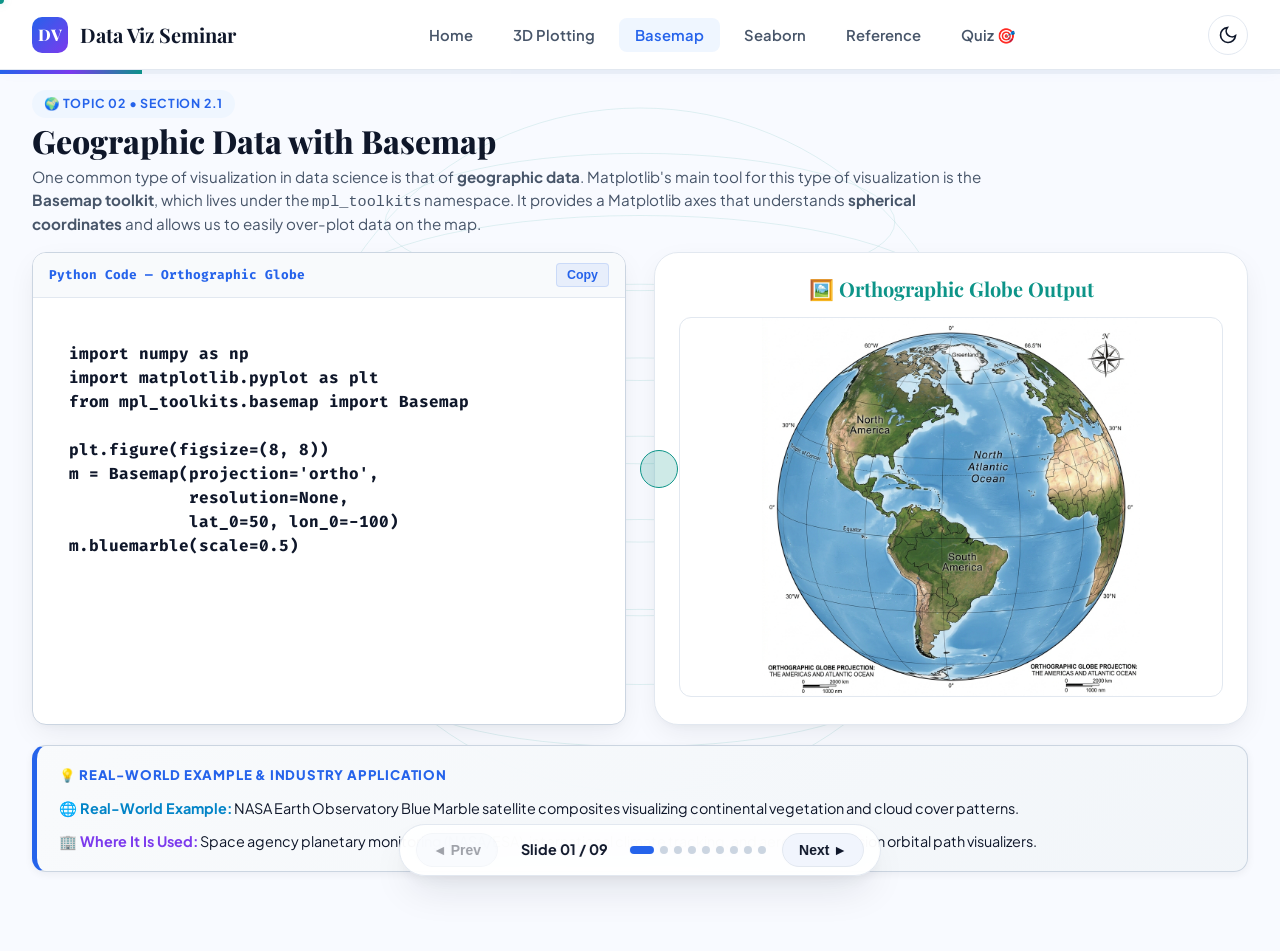
<file: basemap.html>
<!DOCTYPE html>
<html lang="en" data-theme="light">
<head>
  <meta charset="UTF-8">
  <meta name="viewport" content="width=device-width, initial-scale=1.0">
  <title>Topic 2: Geographic Data with Basemap | Seminar Presentation</title>
  <link rel="preconnect" href="https://fonts.googleapis.com">
  <link href="https://fonts.googleapis.com/css2?family=Inter:wght@400;500;600;700;800&family=Fira+Code:wght@400;500&display=swap" rel="stylesheet">
  <link rel="stylesheet" href="styles.css">
  <script src="assets/js/plotly-2.27.0.min.js" defer></script>
  <script src="assets/js/d3.v7.min.js" defer></script>
  <script src="assets/js/prism.min.js" defer></script>
  <link rel="stylesheet" href="assets/css/prism-tomorrow.min.css">
</head>
<body>

  <canvas id="bgCanvas"></canvas>

  <nav class="navbar">
    <a href="index.html" class="nav-brand">
      <div class="nav-logo-badge">DV</div>
      <span>Data Viz Seminar</span>
    </a>
    <ul class="nav-links">
      <li><a href="index.html" class="nav-link">Home</a></li>
      <li><a href="3d-plotting.html" class="nav-link">3D Plotting</a></li>
      <li><a href="basemap.html" class="nav-link active">Basemap</a></li>
      <li><a href="seaborn.html" class="nav-link">Seaborn</a></li>
      <li><a href="reference.html" class="nav-link">Reference</a></li>
      <li><a href="quiz.html" class="nav-link">Quiz 🎯</a></li>
    </ul>
    <div class="nav-actions">
      <button class="btn-icon" id="themeToggleBtn" aria-label="Toggle Theme">
        <svg width="20" height="20" fill="none" stroke="currentColor" stroke-width="2" viewBox="0 0 24 24"><path d="M21 12.79A9 9 0 1111.21 3 7 7 0 0021 12.79z"/></svg>
      </button>
    </div>
  </nav>

  <div class="top-progress-bar">
    <div class="top-progress-fill"></div>
  </div>

  <main class="presentation-container">

    <!-- ============================================================
         SLIDE 1: Basemap Introduction & Orthographic Globe
         ============================================================ -->
    <section class="slide-section active" id="slide-1">
      <div class="slide-badge">🌍 Topic 02 • Section 2.1</div>
      <h1 class="slide-title">Geographic Data with Basemap</h1>
      <p class="slide-subtitle">
        One common type of visualization in data science is that of <strong>geographic data</strong>. Matplotlib's main tool for this type of visualization is the <strong>Basemap toolkit</strong>, which lives under the <code>mpl_toolkits</code> namespace. It provides a Matplotlib axes that understands <strong>spherical coordinates</strong> and allows us to easily over-plot data on the map.
      </p>

      <div class="card-grid-2col">
        <div class="code-container">
          <div class="code-header">
            <span class="code-lang-badge">Python Code — Orthographic Globe</span>
            <div class="code-actions">
              <button class="btn-code-action btn-copy-code">Copy</button>
            </div>
          </div>
          <div class="code-content">
            <pre><code class="language-python">import numpy as np
import matplotlib.pyplot as plt
from mpl_toolkits.basemap import Basemap

plt.figure(figsize=(8, 8))
m = Basemap(projection='ortho',
            resolution=None,
            lat_0=50, lon_0=-100)
m.bluemarble(scale=0.5)</code></pre>
          </div>
        </div>

        <div class="interactive-card" style="text-align:center; background: white;">
          <h3 class="card-title" style="margin-bottom:0.75rem; color:var(--accent-teal);">🖼️ Orthographic Globe Output</h3>
          <img src="assets/images/basemap_ortho.png" alt="Orthographic Globe Output" style="width:100%; max-height: 380px; object-fit: contain; border-radius:12px; border:1px solid var(--border-light);" />
        </div>
      </div>
    
      <div class="topic-realworld-box">
        <div class="realworld-box-header"><span>💡 Real-World Example & Industry Application</span></div>
        <div class="realworld-box-content">
          <div class="realworld-item example"><strong>🌐 Real-World Example:</strong> NASA Earth Observatory Blue Marble satellite composites visualizing continental vegetation and cloud cover patterns.</div>
          <div class="realworld-item usage"><strong>🏢 Where It Is Used:</strong> Space agency planetary monitoring (NASA/ESA), international climate tracking, and aerospace mission orbital path visualizers.</div>
        </div>
      </div>
      </section>

    <!-- ============================================================
         SLIDE 2: Map with Lat/Lon Grid Lines (etopo/shaded relief)
         ============================================================ -->
    <section class="slide-section" id="slide-2">
      <div class="slide-badge">🌍 Topic 02 • Section 2.2</div>
      <h2 class="slide-title">Map Backgrounds & Grid Lines</h2>
      <p class="slide-subtitle">
        We'll use an <strong>etopo</strong> image (which shows topographical features both on land and under the ocean) as the map background. The <code>draw_map()</code> helper draws shaded relief with parallels and meridians.
      </p>

      <div class="card-grid-2col">
        <div class="code-container">
          <div class="code-header">
            <span class="code-lang-badge">Python Code — draw_map helper</span>
            <div class="code-actions"><button class="btn-code-action btn-copy-code">Copy</button></div>
          </div>
          <div class="code-content">
            <pre><code class="language-python">from itertools import chain

fig = plt.figure(figsize=(8, 8))
m = Basemap(projection='lcc', resolution=None,
            width=8E6, height=8E6,
            lat_0=45, lon_0=-100)
m.etopo(scale=0.5, alpha=0.5)

def draw_map(m, scale=0.2):
    m.shadedrelief(scale=scale)
    lats = m.drawparallels(np.linspace(-90, 90, 13))
    lons = m.drawmeridians(np.linspace(-180, 180, 13))
    lat_lines = chain(*(tup[1][0] for tup in lats.items()))
    lon_lines = chain(*(tup[1][0] for tup in lons.items()))
    all_lines = chain(lat_lines, lon_lines)
    for line in all_lines:
        line.set(linestyle='-', alpha=0.3, color='r')</code></pre>
          </div>
        </div>

        <div class="interactive-card" style="text-align:center; background: white;">
          <h3 class="card-title" style="margin-bottom:0.75rem; color:var(--accent-teal);">🖼️ Shaded Relief with Grid Lines</h3>
          <img src="assets/images/basemap_shaded_relief.png" alt="Shaded Relief Map" style="width:100%; max-height: 380px; object-fit: contain; border-radius:12px; border:1px solid var(--border-light);" />
        </div>
      </div>
    
      <div class="topic-realworld-box">
        <div class="realworld-box-header"><span>💡 Real-World Example & Industry Application</span></div>
        <div class="realworld-box-content">
          <div class="realworld-item example"><strong>🌐 Real-World Example:</strong> Nautical navigation charts displaying seafloor bathymetry trenches and global latitude/longitude grid intersections.</div>
          <div class="realworld-item usage"><strong>🏢 Where It Is Used:</strong> International maritime shipping (IMO), oceanographic research vessels, and submarine cable route surveys.</div>
        </div>
      </div>
      </section>

    <!-- ============================================================
         SLIDE 3: Cylindrical Projections
         ============================================================ -->
    <section class="slide-section" id="slide-3">
      <div class="slide-badge">🌍 Topic 02 • Cylindrical</div>
      <h2 class="slide-title">Cylindrical Projections</h2>
      <p class="slide-subtitle">
        The simplest of map projections are <strong>cylindrical projections</strong>, in which lines of constant latitude and longitude are mapped to horizontal and vertical lines, respectively. This type of mapping represents equatorial regions quite well, but results in <em>extreme distortions near the poles</em>.
      </p>

      <div class="card-grid-2col">
        <div>
          <div class="code-container">
            <div class="code-header">
              <span class="code-lang-badge">Python Code — Cylindrical Projection</span>
              <div class="code-actions"><button class="btn-code-action btn-copy-code">Copy</button></div>
            </div>
            <div class="code-content">
              <pre><code class="language-python">fig = plt.figure(figsize=(8, 6), edgecolor='w')
m = Basemap(projection='cyl', resolution=None,
            llcrnrlat=-90, urcrnrlat=90,
            llcrnrlon=-180, urcrnrlon=180)
draw_map(m)</code></pre>
            </div>
          </div>

          <div class="interactive-card" style="margin-top:1rem;">
            <h3 class="card-title">📖 Cylindrical Projection — Key Points</h3>
            <ul style="margin-left:1.25rem; margin-top:0.6rem; color:var(--text-muted); line-height:1.8;">
              <li><strong>Plate Carrée (cyl):</strong> Simplest equidistant latitude/longitude grid projection.</li>
              <li><strong>Mercator (merc):</strong> Preserves angles (conformal), standard for marine navigation.</li>
              <li><strong>Equal-Area (cea):</strong> Preserves area ratios across latitudes.</li>
              <li>Arguments specify <code>llcrnrlat/lon</code> (lower-left) and <code>urcrnrlat/lon</code> (upper-right) bounds.</li>
            </ul>
          </div>
        </div>

        <div class="interactive-card" style="text-align:center; background: white;">
          <h3 class="card-title" style="margin-bottom:0.75rem; color:var(--accent-teal);">🖼️ Cylindrical Projection Output</h3>
          <img src="assets/images/basemap_cylindrical.png" alt="Cylindrical Projection Output" style="width:100%; max-height: 400px; object-fit: contain; border-radius:12px; border:1px solid var(--border-light);" />
        </div>
      </div>
    
      <div class="topic-realworld-box">
        <div class="realworld-box-header"><span>💡 Real-World Example & Industry Application</span></div>
        <div class="realworld-box-content">
          <div class="realworld-item example"><strong>🌐 Real-World Example:</strong> Web mapping tiles (Web Mercator) powering Google Maps, OpenStreetMap, and equatorial marine charts.</div>
          <div class="realworld-item usage"><strong>🏢 Where It Is Used:</strong> Urban ride-sharing logistics (Uber, Ola), commercial fleet telematics, and equatorial forestry surveys.</div>
        </div>
      </div>
      </section>

    <!-- ============================================================
         SLIDE 4: Pseudo-cylindrical (Mollweide)
         ============================================================ -->
    <section class="slide-section" id="slide-4">
      <div class="slide-badge">🌍 Topic 02 • Pseudo-Cylindrical</div>
      <h2 class="slide-title">Pseudo-Cylindrical Projections</h2>
      <p class="slide-subtitle">
        Pseudo-cylindrical projections relax the requirement that meridians remain vertical; this gives better properties near the poles. The <strong>Mollweide projection</strong> is an equal-area projection in which all meridians are <em>elliptical arcs</em>, preserving geographic area ratios across the globe.
      </p>

      <div class="card-grid-2col">
        <div>
          <div class="code-container">
            <div class="code-header">
              <span class="code-lang-badge">Python Code — Mollweide Equal-Area</span>
              <div class="code-actions"><button class="btn-code-action btn-copy-code">Copy</button></div>
            </div>
            <div class="code-content">
              <pre><code class="language-python">fig = plt.figure(figsize=(8, 6), edgecolor='w')
m = Basemap(projection='moll', resolution=None,
            lat_0=0, lon_0=0)
draw_map(m)</code></pre>
            </div>
          </div>

          <div class="interactive-card" style="margin-top:1rem;">
            <h3 class="card-title">📖 Pseudo-Cylindrical — Key Points</h3>
            <ul style="margin-left:1.25rem; margin-top:0.6rem; color:var(--text-muted); line-height:1.8;">
              <li><strong>Mollweide (moll):</strong> Equal-area projection with elliptical arc meridians.</li>
              <li><strong>Preserves Area:</strong> Essential for thematic maps showing population density or climate data.</li>
              <li><strong>Sinusoidal (sinu):</strong> Another equal-area projection with sinusoidal meridians.</li>
              <li><code>lat_0, lon_0</code> set the central viewing point on Earth's surface.</li>
            </ul>
          </div>
        </div>

        <div class="interactive-card" style="text-align:center; background: white;">
          <h3 class="card-title" style="margin-bottom:0.75rem; color:var(--accent-teal);">🖼️ Mollweide Projection Output</h3>
          <img src="assets/images/basemap_mollweide.png" alt="Mollweide Projection Output" style="width:100%; max-height: 400px; object-fit: contain; border-radius:12px; border:1px solid var(--border-light);" />
        </div>
      </div>
    
      <div class="topic-realworld-box">
        <div class="realworld-box-header"><span>💡 Real-World Example & Industry Application</span></div>
        <div class="realworld-box-content">
          <div class="realworld-item example"><strong>🌐 Real-World Example:</strong> IPCC global climate change reports plotting worldwide greenhouse gas emissions on equal-area projection surfaces.</div>
          <div class="realworld-item usage"><strong>🏢 Where It Is Used:</strong> United Nations climate studies, global biodiversity conservation mapping, and world population density choropleth charts.</div>
        </div>
      </div>
      </section>

    <!-- ============================================================
         SLIDE 5: Perspective (Orthographic)
         ============================================================ -->
    <section class="slide-section" id="slide-5">
      <div class="slide-badge">🌍 Topic 02 • Perspective</div>
      <h2 class="slide-title">Perspective Projections</h2>
      <p class="slide-subtitle">
        Perspective projections are constructed using a particular choice of <strong>perspective point</strong>, similar to photographing Earth from space. The <strong>orthographic projection</strong> (<code>projection='ortho'</code>) shows one side of the globe as seen from deep space, displaying <em>half the globe</em> at a time.
      </p>

      <div class="card-grid-2col">
        <div>
          <div class="code-container">
            <div class="code-header">
              <span class="code-lang-badge">Python Code — Orthographic Perspective</span>
              <div class="code-actions"><button class="btn-code-action btn-copy-code">Copy</button></div>
            </div>
            <div class="code-content">
              <pre><code class="language-python">fig = plt.figure(figsize=(8, 8))
m = Basemap(projection='ortho', resolution=None,
            lat_0=50, lon_0=0)
draw_map(m)</code></pre>
            </div>
          </div>

          <div class="interactive-card" style="margin-top:1rem;">
            <h3 class="card-title">📖 Perspective — Key Points</h3>
            <ul style="margin-left:1.25rem; margin-top:0.6rem; color:var(--text-muted); line-height:1.8;">
              <li><strong>Orthographic (ortho):</strong> View from infinite distance; shows hemispheric 3D globe.</li>
              <li><strong>lat_0=50, lon_0=0:</strong> Centers perspective on Europe and North Atlantic.</li>
              <li><strong>Gnomonic (gnom):</strong> Projects from Earth's center; great circles become straight lines.</li>
              <li><strong>Stereographic (stere):</strong> Conformal projection ideal for polar regions.</li>
            </ul>
          </div>
        </div>

        <div class="interactive-card" style="text-align:center; background: white;">
          <h3 class="card-title" style="margin-bottom:0.75rem; color:var(--accent-teal);">🖼️ Perspective Orthographic Output</h3>
          <img src="assets/images/basemap_perspective_ortho.png" alt="Perspective Orthographic Output" style="width:100%; max-height: 400px; object-fit: contain; border-radius:12px; border:1px solid var(--border-light);" />
        </div>
      </div>
    
      <div class="topic-realworld-box">
        <div class="realworld-box-header"><span>💡 Real-World Example & Industry Application</span></div>
        <div class="realworld-box-content">
          <div class="realworld-item example"><strong>🌐 Real-World Example:</strong> Geostationary meteorological satellites (GOES/Meteosat) transmitting hemispheric real-time cyclone storm views.</div>
          <div class="realworld-item usage"><strong>🏢 Where It Is Used:</strong> National weather forecast broadcasts, defense surveillance command centers, and space probe tracking.</div>
        </div>
      </div>
      </section>

    <!-- ============================================================
         SLIDE 6: Conic (Lambert Conformal)
         ============================================================ -->
    <section class="slide-section" id="slide-6">
      <div class="slide-badge">🌍 Topic 02 • Conic</div>
      <h2 class="slide-title">Conic Projections</h2>
      <p class="slide-subtitle">
        A conic projection projects the map onto a cone tangent or secant to the sphere, which is then unrolled. The <strong>Lambert Conformal Conic</strong> (<code>projection='lcc'</code>) uses two <strong>standard parallels</strong> (<code>lat_1</code> and <code>lat_2</code>) where shape and scale distortion are zero.
      </p>

      <div class="card-grid-2col">
        <div>
          <div class="code-container">
            <div class="code-header">
              <span class="code-lang-badge">Python Code — Lambert Conformal Conic</span>
              <div class="code-actions"><button class="btn-code-action btn-copy-code">Copy</button></div>
            </div>
            <div class="code-content">
              <pre><code class="language-python">fig = plt.figure(figsize=(8, 8))
m = Basemap(projection='lcc', resolution=None,
            lon_0=0, lat_0=50,
            lat_1=45, lat_2=55,
            width=1.6E7, height=1.2E7)
draw_map(m)</code></pre>
            </div>
          </div>

          <div class="interactive-card" style="margin-top:1rem;">
            <h3 class="card-title">📖 Conic — Key Points</h3>
            <ul style="margin-left:1.25rem; margin-top:0.6rem; color:var(--text-muted); line-height:1.8;">
              <li><strong>Lambert Conformal (lcc):</strong> Preserves angles and local shapes across mid-latitudes.</li>
              <li><strong>Standard Parallels (lat_1, lat_2):</strong> Lines of exact scale where the cone cuts the globe.</li>
              <li><strong>width & height:</strong> Extent in projected meters from the center point (lat_0, lon_0).</li>
              <li><strong>Albers Equal-Area (aea):</strong> Conic alternative that strictly preserves area ratios.</li>
            </ul>
          </div>
        </div>

        <div class="interactive-card" style="text-align:center; background: white;">
          <h3 class="card-title" style="margin-bottom:0.75rem; color:var(--accent-teal);">🖼️ Lambert Conformal Conic Output</h3>
          <img src="assets/images/basemap_lambert_conic.png" alt="Lambert Conformal Conic Output" style="width:100%; max-height: 400px; object-fit: contain; border-radius:12px; border:1px solid var(--border-light);" />
        </div>
      </div>
    
      <div class="topic-realworld-box">
        <div class="realworld-box-header"><span>💡 Real-World Example & Industry Application</span></div>
        <div class="realworld-box-content">
          <div class="realworld-item example"><strong>🌐 Real-World Example:</strong> Aeronautical VFR navigation sectional charts for mid-latitude transcontinental flights across continents.</div>
          <div class="realworld-item usage"><strong>🏢 Where It Is Used:</strong> Civil Aviation Authorities (FAA/DGCA), national weather radar composite maps, and regional geological surveys.</div>
        </div>
      </div>
      </section>

    <!-- ============================================================
         SLIDE 7: Drawing a Map Background — Functions Reference
         ============================================================ -->
    <section class="slide-section" id="slide-7">
      <div class="slide-badge">🌍 Topic 02 • Map Background</div>
      <h2 class="slide-title">Drawing a Map Background</h2>
      <p class="slide-subtitle">
        The Basemap package contains a range of useful functions for drawing borders of <strong>physical features</strong> like continents, oceans, lakes, and rivers, as well as <strong>political boundaries</strong> such as countries and US states.
      </p>

      <div class="card-grid-2col">
        <div class="interactive-card">
          <h3 class="card-title">🗺️ Physical & Political Features</h3>
          <ul style="margin-left:1.25rem; margin-top:0.75rem; color:var(--text-muted); line-height:1.8;">
            <li><code>drawcoastlines()</code> — Draw continental coastlines</li>
            <li><code>drawcountries()</code> — Draw country political borders</li>
            <li><code>drawstates()</code> — Draw state and provincial boundaries</li>
            <li><code>drawrivers()</code> — Draw river systems on the map</li>
            <li><code>fillcontinents()</code> — Fill landmasses with custom color</li>
            <li><code>drawmapboundary()</code> — Set ocean background color</li>
            <li><code>drawparallels() / drawmeridians()</code> — Add grid lines</li>
            <li><code>drawmapscale()</code> — Render graphic distance scale bar</li>
          </ul>

          <h3 class="card-title" style="margin-top:1.25rem;">🌐 Whole-Globe Satellite Imagery</h3>
          <ul style="margin-left:1.25rem; margin-top:0.5rem; color:var(--text-muted); line-height:1.8;">
            <li><code>bluemarble()</code> — Project NASA Blue Marble satellite image</li>
            <li><code>shadedrelief()</code> — Project shaded relief topography</li>
            <li><code>etopo()</code> — ETOPO global land/ocean bathymetry</li>
          </ul>
        </div>

        <div class="interactive-card" style="text-align:center; background: white;">
          <h3 class="card-title" style="margin-bottom:0.75rem; color:var(--accent-teal);">🖼️ Map Background Features Output</h3>
          <img src="assets/images/basemap_background_features.png" alt="Map Background Features Output" style="width:100%; max-height: 400px; object-fit: contain; border-radius:12px; border:1px solid var(--border-light);" />
        </div>
      </div>
    
      <div class="topic-realworld-box">
        <div class="realworld-box-header"><span>💡 Real-World Example & Industry Application</span></div>
        <div class="realworld-box-content">
          <div class="realworld-item example"><strong>🌐 Real-World Example:</strong> Disaster relief maps layering river flood inundation boundaries on top of county and municipal administrative borders.</div>
          <div class="realworld-item usage"><strong>🏢 Where It Is Used:</strong> Emergency management agencies (NDMA/FEMA), coastal zone municipal planning, and international boundary treaty mapping.</div>
        </div>
      </div>
      </section>

    <!-- ============================================================
         SLIDE 8: Plotting Data on Maps (World Cities & Interactive Globe)
         ============================================================ -->
    <section class="slide-section" id="slide-8">
      <div class="slide-badge">🌍 Topic 02 • Data Overlay</div>
      <h2 class="slide-title">Plotting Data on Maps</h2>
      <p class="slide-subtitle">
        The Basemap toolkit provides the ability to <strong>over-plot a variety of data onto a map background</strong>. Convert latitude and longitude coordinates with <code>x, y = m(lon, lat)</code> to project points, scatter plots, lines, and contour fills.
      </p>

      <div class="card-grid-2col">
        <div>
          <div class="code-container">
            <div class="code-header">
              <span class="code-lang-badge">Python Code — Plotting City Coordinates</span>
              <div class="code-actions"><button class="btn-code-action btn-copy-code">Copy</button></div>
            </div>
            <div class="code-content">
              <pre><code class="language-python"># 1. Project lon, lat to map coords
x, y = m(lon, lat)

# 2. Scatter plot with population bubble sizing
m.scatter(x, y, s=pop * 10, c='crimson',
          alpha=0.6, edgecolors='k')

# 3. Label major cities
for i, name in enumerate(cities):
    plt.annotate(name, xy=(x[i], y[i]))</code></pre>
            </div>
          </div>

          <div class="interactive-card" style="margin-top:1rem;">
            <div class="card-header">
              <h3 class="card-title">🖱️ Interactive D3 Globe — Projection Switcher</h3>
            </div>
            <div class="controls-panel" style="margin: 0.5rem 0;">
              <div style="display: flex; gap: 0.5rem; flex-wrap: wrap;">
                <button class="proj-tab-btn active control-btn" data-proj="ortho">🌐 Ortho</button>
                <button class="proj-tab-btn control-btn" data-proj="moll">🗺️ Moll</button>
                <button class="proj-tab-btn control-btn" data-proj="cyl">📏 Cyl</button>
              </div>
            </div>
            <div id="basemapD3Chart" style="min-height:220px; width:100%;"></div>
          </div>
        </div>

        <div>
          <div class="interactive-card" style="text-align:center; background: white;">
            <h3 class="card-title" style="margin-bottom:0.75rem; color:var(--accent-teal);">🖼️ World Cities Map Output</h3>
            <img src="assets/images/basemap_cities.png" alt="World Cities Map Output" style="width:100%; max-height: 270px; object-fit: contain; border-radius:12px; border:1px solid var(--border-light);" />
          </div>

          <div class="interactive-card" style="margin-top:1rem;">
            <div class="card-header">
              <h3 class="card-title">🌍 Live Cities Data Overlay (Plotly)</h3>
            </div>
            <div id="worldCitiesMapChart" style="min-height:220px; width:100%;"></div>
          </div>
        </div>
      </div>
    
      <div class="topic-realworld-box">
        <div class="realworld-box-header"><span>💡 Real-World Example & Industry Application</span></div>
        <div class="realworld-box-content">
          <div class="realworld-item example"><strong>🌐 Real-World Example:</strong> Overlaying live atmospheric hurricane wind vectors (quivers) and temperature isobars over geographic map layers.</div>
          <div class="realworld-item usage"><strong>🏢 Where It Is Used:</strong> National hurricane centers (NOAA/IMD), commercial airline flight dispatch, and oceanic current energy harvesting.</div>
        </div>
      </div>
      </section>

    <!-- ============================================================
         SLIDE 9: Great Circle Arcs
         ============================================================ -->
    <section class="slide-section" id="slide-9">
      <div class="slide-badge">🌍 Topic 02 • Great Circles</div>
      <h2 class="slide-title">Great Circle Flight Arcs</h2>
      <p class="slide-subtitle">
        <code>m.drawgreatcircle()</code> draws the shortest path between two points on the Earth's surface — the <strong>great circle arc</strong>. This is how airlines plot flight routes on flat maps.
      </p>

      <div class="card-grid-2col">
        <div class="code-container">
          <div class="code-header">
            <span class="code-lang-badge">Python Code — Great Circle Flight Arcs</span>
            <div class="code-actions"><button class="btn-code-action btn-copy-code">Copy</button></div>
          </div>
          <div class="code-content">
            <pre><code class="language-python"># New York (40.71, -74.00) -> London (51.50, -0.12)
m.drawgreatcircle(-74.00, 40.71, -0.12, 51.50,
                  linewidth=2, color='red')

# Tokyo (35.67, 139.65) -> San Francisco (37.77, -122.41)
m.drawgreatcircle(139.65, 35.67, -122.41, 37.77,
                  linewidth=2, color='gold')</code></pre>
          </div>
        </div>

        <div class="interactive-card" style="text-align:center; background: white;">
          <h3 class="card-title" style="margin-bottom:0.75rem; color:var(--accent-teal);">🖼️ Great Circle Map Output</h3>
          <img src="assets/images/basemap_great_circle.png" alt="Great Circle Flight Arcs" style="width:100%; max-height: 380px; object-fit: contain; border-radius:12px; border:1px solid var(--border-light);" />
        </div>
      </div>

      <div class="interactive-card" style="margin-top:1.5rem;">
        <h3 class="card-title">⚖️ Basemap vs Cartopy — Key Differences</h3>
        <ul style="margin-left:1.25rem; margin-top:0.75rem; color:var(--text-muted); line-height:1.9;">
          <li><strong>Basemap:</strong> Transforms data points manually before plotting with Matplotlib functions.</li>
          <li><strong>Cartopy:</strong> Uses standard Matplotlib <code>transform=ccrs.PlateCarree()</code> arguments directly inside <code>ax.plot()</code>.</li>
          <li><strong>Status:</strong> Basemap is <em>deprecated</em> — Cartopy is the recommended successor for new projects.</li>
        </ul>
      </div>

      
      <div class="topic-realworld-box">
        <div class="realworld-box-header"><span>💡 Real-World Example & Industry Application</span></div>
        <div class="realworld-box-content">
          <div class="realworld-item example"><strong>🌐 Real-World Example:</strong> Intercontinental flight routes (e.g. New York to London) curving northward to follow shortest spherical Great Circle geodesics.</div>
          <div class="realworld-item usage"><strong>🏢 Where It Is Used:</strong> Commercial airline fuel optimization flight computers, international avionics routing, and long-range ballistic trajectory plotting.</div>
        </div>
      </div>
      <div class="slide-footer-nav" style="margin-top: 2rem;">
        <a href="3d-plotting.html" class="footer-nav-card">◄ Topic 1: 3D Plotting</a>
        <a href="seaborn.html" class="footer-nav-card" style="background: var(--accent-primary); color: white; border-color: var(--accent-primary);">Topic 3: Seaborn ➔</a>
      </div>
    </section>

  </main>

  <!-- Floating Presentation Dock -->
  <div class="slide-controls-dock">
    <button class="slide-btn slide-btn-prev">◄ Prev</button>
    <div class="slide-indicator">Slide 01 / 09</div>
    <div class="slide-dots"></div>
    <button class="slide-btn slide-btn-next">Next ►</button>
  </div>

  <!-- Command Palette Modal -->
  <div class="cmd-palette-backdrop" id="cmdPaletteBackdrop">
    <div class="cmd-palette-modal">
      <div class="cmd-input-box">
        <svg width="20" height="20" fill="none" stroke="currentColor" stroke-width="2" viewBox="0 0 24 24"><circle cx="11" cy="11" r="8"/><path d="M21 21l-4.35-4.35"/></svg>
        <input type="text" id="cmdInput" placeholder="Search slides, topics, datasets..." />
      </div>
      <ul class="cmd-results-list" id="cmdResultsList"></ul>
    </div>
  </div>

  <script src="script.js"></script>
</body>
</html>
</file>
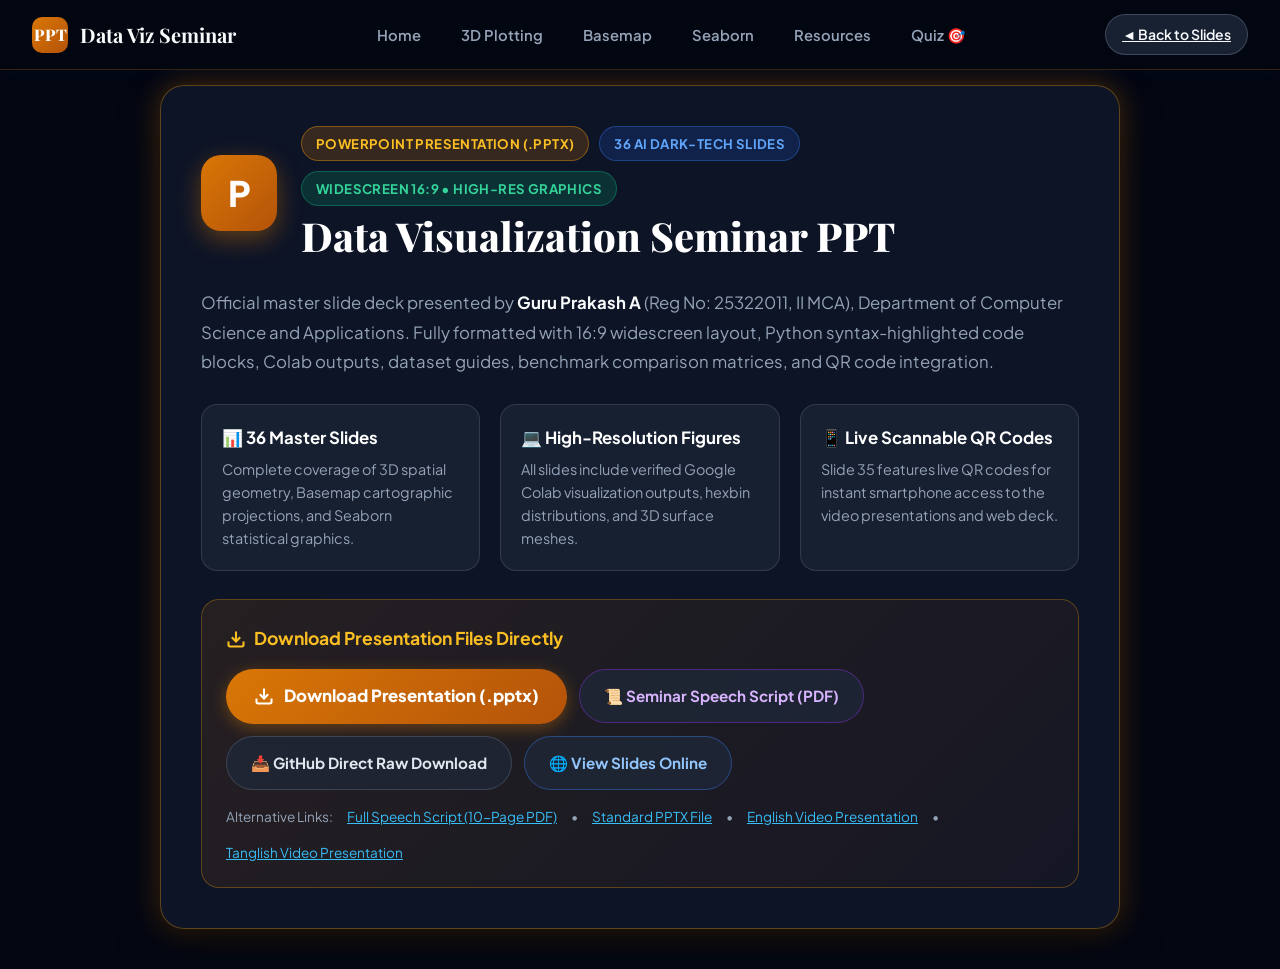
<file: download-ppt.html>
<!DOCTYPE html>
<html lang="en" data-theme="dark">
<head>
  <meta charset="UTF-8">
  <meta name="viewport" content="width=device-width, initial-scale=1.0">
  <title>Download Seminar Presentation (PPTX) | Data Visualization Seminar</title>
  <meta name="description" content="Download the official 36-slide PowerPoint presentation (.pptx) for the Data Visualization Seminar in Essential of Data Science. Presented by Guru Prakash A (25322011), II MCA.">
  <link rel="preconnect" href="https://fonts.googleapis.com">
  <link href="https://fonts.googleapis.com/css2?family=Inter:wght@400;500;600;700;800&family=Fira+Code:wght@400;500&family=Playfair+Display:ital,wght@0,600;0,800;1,600&display=swap" rel="stylesheet">
  <link rel="stylesheet" href="styles.css">
  <style>
    :root {
      --card-glass: rgba(15, 23, 42, 0.88);
      --border-accent: rgba(245, 158, 11, 0.35);
      --glow-amber: rgba(217, 119, 6, 0.35);
    }
    body {
      background-color: #030712;
      color: #f8fafc;
      min-height: 100vh;
      display: flex;
      flex-direction: column;
    }
    .ppt-page-container {
      max-width: 1000px;
      width: 100%;
      margin: 85px auto 40px;
      padding: 0 1.25rem;
      display: flex;
      flex-direction: column;
      gap: 1.5rem;
    }
    .ppt-hero-card {
      background: var(--card-glass);
      border-radius: 24px;
      border: 1px solid var(--border-accent);
      box-shadow: 0 20px 50px -10px rgba(0, 0, 0, 0.6), 0 0 30px var(--glow-amber);
      backdrop-filter: blur(20px);
      -webkit-backdrop-filter: blur(20px);
      padding: 2.5rem;
      display: flex;
      flex-direction: column;
      gap: 1.75rem;
    }
    .ppt-header {
      display: flex;
      align-items: center;
      gap: 1.5rem;
    }
    .ppt-icon-badge {
      width: 76px;
      height: 76px;
      border-radius: 20px;
      background: linear-gradient(135deg, #d97706, #b45309);
      color: white;
      display: flex;
      align-items: center;
      justify-content: center;
      font-size: 2.2rem;
      font-weight: 800;
      box-shadow: 0 8px 24px rgba(217, 119, 6, 0.4);
      flex-shrink: 0;
    }
    .ppt-title-group h1 {
      font-family: 'Playfair Display', Georgia, serif;
      font-size: clamp(1.8rem, 3.5vw, 2.5rem);
      font-weight: 800;
      color: #ffffff;
      margin: 6px 0 0;
      line-height: 1.2;
    }
    .badge-row {
      display: flex;
      gap: 10px;
      flex-wrap: wrap;
    }
    .badge-pill {
      display: inline-flex;
      align-items: center;
      gap: 6px;
      padding: 6px 14px;
      border-radius: 9999px;
      font-size: 0.825rem;
      font-weight: 700;
      letter-spacing: 0.4px;
      text-transform: uppercase;
    }
    .badge-amber {
      background: rgba(217, 119, 6, 0.2);
      color: #fbbf24;
      border: 1px solid rgba(245, 158, 11, 0.4);
    }
    .badge-blue {
      background: rgba(37, 99, 235, 0.18);
      color: #60a5fa;
      border: 1px solid rgba(59, 130, 246, 0.35);
    }
    .badge-emerald {
      background: rgba(16, 185, 129, 0.18);
      color: #34d399;
      border: 1px solid rgba(16, 185, 129, 0.35);
    }
    .ppt-desc {
      color: #94a3b8;
      font-size: 1.05rem;
      line-height: 1.75;
      margin: 0;
    }
    .ppt-desc strong {
      color: #f8fafc;
    }
    .ppt-features-grid {
      display: grid;
      grid-template-columns: repeat(auto-fit, minmax(260px, 1fr));
      gap: 1.25rem;
    }
    .ppt-feature-box {
      background: rgba(30, 41, 59, 0.6);
      border: 1px solid rgba(148, 163, 184, 0.2);
      border-radius: 16px;
      padding: 1.25rem;
      display: flex;
      flex-direction: column;
      gap: 6px;
    }
    .ppt-feature-title {
      font-weight: 700;
      font-size: 1.05rem;
      color: #ffffff;
      display: flex;
      align-items: center;
      gap: 8px;
    }
    .ppt-feature-desc {
      font-size: 0.9rem;
      color: #94a3b8;
      line-height: 1.6;
    }
    .download-card-box {
      background: linear-gradient(135deg, rgba(217, 119, 6, 0.12), rgba(180, 83, 9, 0.05));
      border: 1px solid rgba(245, 158, 11, 0.3);
      border-radius: 18px;
      padding: 1.5rem;
      display: flex;
      flex-direction: column;
      gap: 1rem;
    }
    .download-buttons-row {
      display: flex;
      gap: 12px;
      flex-wrap: wrap;
      align-items: center;
    }
    .btn-download-primary {
      background: linear-gradient(135deg, #d97706, #b45309);
      color: white;
      padding: 14px 28px;
      border-radius: 9999px;
      font-weight: 800;
      font-size: 1.05rem;
      text-decoration: none;
      display: inline-flex;
      align-items: center;
      gap: 10px;
      transition: all 0.2s ease;
      box-shadow: 0 4px 16px rgba(217, 119, 6, 0.4);
    }
    .btn-download-primary:hover {
      background: linear-gradient(135deg, #b45309, #92400e);
      transform: translateY(-2px);
      box-shadow: 0 8px 24px rgba(217, 119, 6, 0.55);
    }
    .btn-download-secondary {
      background: rgba(30, 41, 59, 0.7);
      color: #e2e8f0;
      border: 1px solid rgba(148, 163, 184, 0.25);
      padding: 14px 24px;
      border-radius: 9999px;
      font-weight: 700;
      font-size: 0.95rem;
      text-decoration: none;
      display: inline-flex;
      align-items: center;
      gap: 8px;
      transition: all 0.2s ease;
    }
    .btn-download-secondary:hover {
      background: rgba(51, 65, 85, 0.8);
      border-color: #38bdf8;
      color: #ffffff;
      transform: translateY(-2px);
    }
    .direct-file-links {
      font-size: 0.85rem;
      color: #94a3b8;
      display: flex;
      gap: 14px;
      flex-wrap: wrap;
      align-items: center;
    }
    .direct-file-links a {
      color: #38bdf8;
      text-decoration: underline;
    }
    @media (max-width: 768px) {
      .ppt-page-container {
        margin: 75px auto 25px;
        padding: 0 0.75rem;
      }
      .ppt-hero-card {
        padding: 1.5rem;
      }
      .ppt-header {
        flex-direction: column;
        align-items: flex-start;
      }
      .download-buttons-row {
        flex-direction: column;
        width: 100%;
      }
      .btn-download-primary, .btn-download-secondary {
        width: 100%;
        justify-content: center;
      }
    }
  </style>
</head>
<body>

  <!-- Top Navigation Bar -->
  <nav class="navbar" style="background: rgba(3, 7, 18, 0.88); border-bottom: 1px solid rgba(245, 158, 11, 0.2);">
    <a href="index.html" class="nav-brand" style="color: #f8fafc;">
      <div class="nav-logo-badge" style="background: linear-gradient(135deg, #d97706, #b45309);">PPT</div>
      <span>Data Viz Seminar</span>
    </a>
    <ul class="nav-links">
      <li><a href="index.html" class="nav-link">Home</a></li>
      <li><a href="3d-plotting.html" class="nav-link">3D Plotting</a></li>
      <li><a href="basemap.html" class="nav-link">Basemap</a></li>
      <li><a href="seaborn.html" class="nav-link">Seaborn</a></li>
      <li><a href="reference.html" class="nav-link">Resources</a></li>
      <li><a href="quiz.html" class="nav-link">Quiz 🎯</a></li>
    </ul>
    <div class="nav-actions">
      <a href="index.html" class="slide-btn" style="background: rgba(30, 41, 59, 0.8); color: #f8fafc; border-color: rgba(148, 163, 184, 0.3);">
        ◄ Back to Slides
      </a>
    </div>
  </nav>

  <main class="ppt-page-container">
    <div class="ppt-hero-card">
      <div class="ppt-header">
        <div class="ppt-icon-badge">P</div>
        <div class="ppt-title-group">
          <div class="badge-row">
            <span class="badge-pill badge-amber">PowerPoint Presentation (.pptx)</span>
            <span class="badge-pill badge-blue">36 AI Dark-Tech Slides</span>
            <span class="badge-pill badge-emerald">Widescreen 16:9 • High-Res Graphics</span>
          </div>
          <h1>Data Visualization Seminar PPT</h1>
        </div>
      </div>

      <p class="ppt-desc">
        Official master slide deck presented by <strong>Guru Prakash A</strong> (Reg No: 25322011, II MCA), Department of Computer Science and Applications. Fully formatted with 16:9 widescreen layout, Python syntax-highlighted code blocks, Colab outputs, dataset guides, benchmark comparison matrices, and QR code integration.
      </p>

      <div class="ppt-features-grid">
        <div class="ppt-feature-box">
          <div class="ppt-feature-title">📊 36 Master Slides</div>
          <div class="ppt-feature-desc">Complete coverage of 3D spatial geometry, Basemap cartographic projections, and Seaborn statistical graphics.</div>
        </div>
        <div class="ppt-feature-box">
          <div class="ppt-feature-title">💻 High-Resolution Figures</div>
          <div class="ppt-feature-desc">All slides include verified Google Colab visualization outputs, hexbin distributions, and 3D surface meshes.</div>
        </div>
        <div class="ppt-feature-box">
          <div class="ppt-feature-title">📱 Live Scannable QR Codes</div>
          <div class="ppt-feature-desc">Slide 35 features live QR codes for instant smartphone access to the video presentations and web deck.</div>
        </div>
      </div>

      <!-- Download Box -->
      <div class="download-card-box">
        <div style="font-weight: 700; font-size: 1.1rem; color: #fbbf24; display: flex; align-items: center; gap: 8px;">
          <svg width="20" height="20" viewBox="0 0 24 24" fill="none" stroke="currentColor" stroke-width="2.5"><path d="M21 15v4a2 2 0 0 1-2 2H5a2 2 0 0 1-2-2v-4"/><polyline points="7 10 12 15 17 10"/><line x1="12" y1="15" x2="12" y2="3"/></svg>
          <span>Download Presentation Files Directly</span>
        </div>

        <div class="download-buttons-row">
          <a href="Data_Visualization_Seminar_Enhanced.pptx" download="Data_Visualization_Seminar_GuruPrakash.pptx" class="btn-download-primary" id="downloadBtn">
            <svg width="20" height="20" viewBox="0 0 24 24" fill="none" stroke="currentColor" stroke-width="2.5"><path d="M21 15v4a2 2 0 0 1-2 2H5a2 2 0 0 1-2-2v-4"/><polyline points="7 10 12 15 17 10"/><line x1="12" y1="15" x2="12" y2="3"/></svg>
            <span>Download Presentation (.pptx)</span>
          </a>

          <a href="Data_Visualization_Seminar_Speech_Script.pdf" target="_blank" class="btn-download-secondary" style="border-color: rgba(147, 51, 234, 0.4); color: #d8b4fe;">
            <span>📜 Seminar Speech Script (PDF)</span>
          </a>

          <a href="https://github.com/gurup7029-coder/data-visualization-seminar/raw/main/Data_Visualization_Seminar_Enhanced.pptx" class="btn-download-secondary">
            <span>📥 GitHub Direct Raw Download</span>
          </a>

          <a href="index.html" class="btn-download-secondary" style="border-color: rgba(59, 130, 246, 0.4); color: #93c5fd;">
            <span>🌐 View Slides Online</span>
          </a>
        </div>

        <div class="direct-file-links">
          <span>Alternative Links:</span>
          <a href="Data_Visualization_Seminar_Speech_Script.pdf" target="_blank">Full Speech Script (10-Page PDF)</a> •
          <a href="Data_Visualization_Seminar.pptx" download>Standard PPTX File</a> •
          <a href="video-english.html">English Video Presentation</a> •
          <a href="video-tanglish.html">Tanglish Video Presentation</a>
        </div>
      </div>
    </div>
  </main>

</body>
</html>
</file>
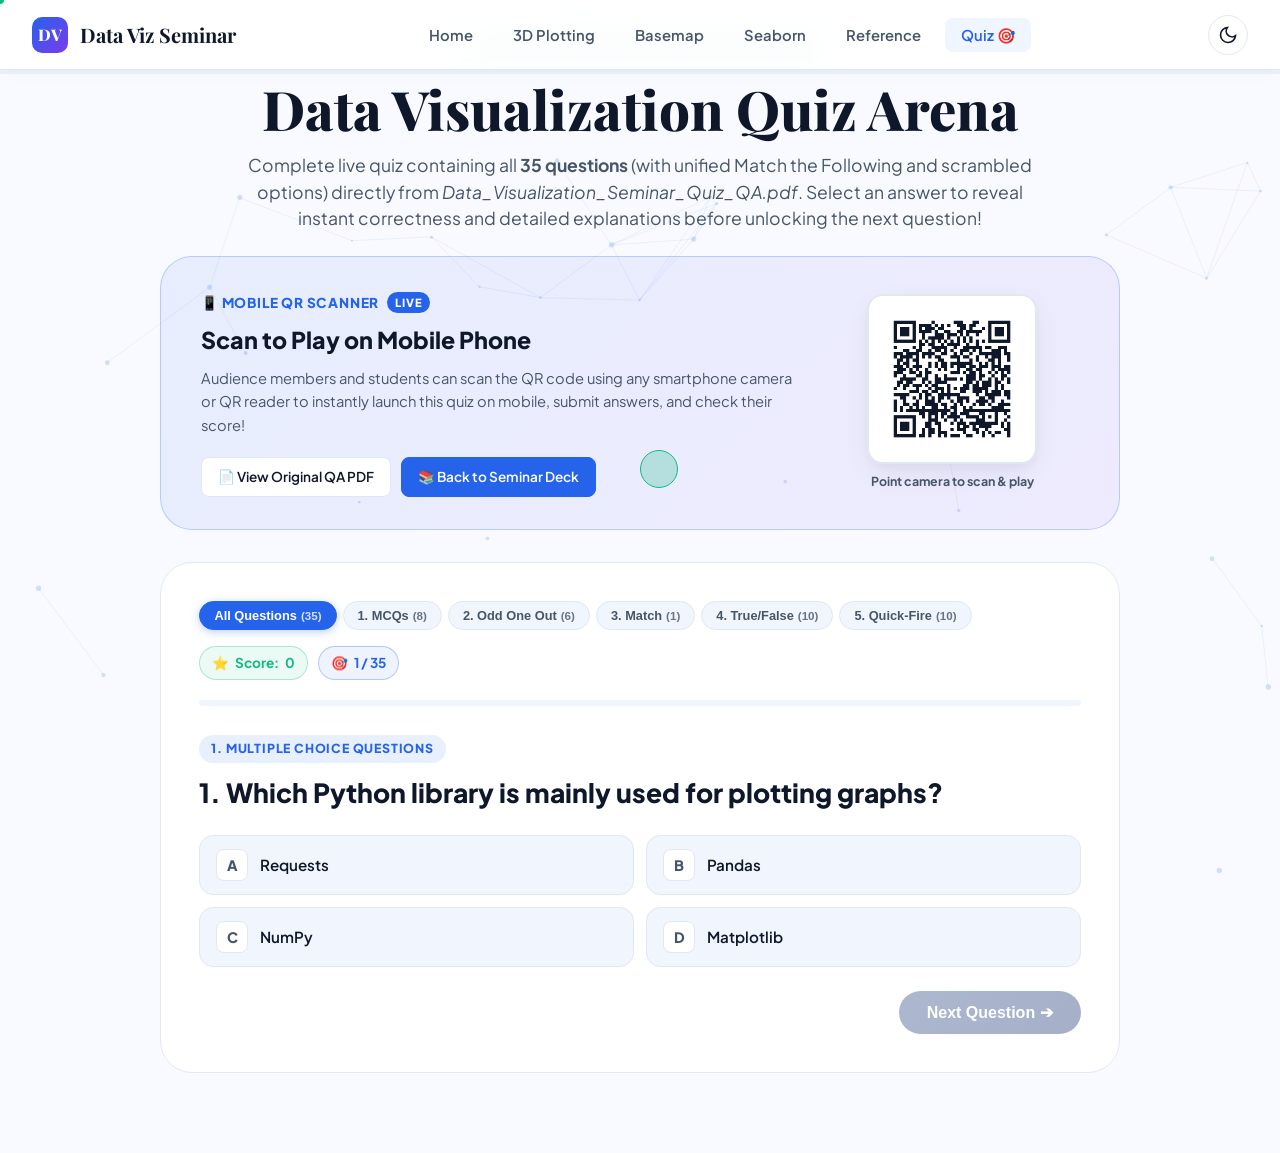
<file: quiz.html>
<!DOCTYPE html>
<html lang="en" data-theme="light">
<head>
  <meta charset="UTF-8">
  <meta name="viewport" content="width=device-width, initial-scale=1.0">
  <title>Seminar Quiz & Assessment | Data Visualization</title>
  <meta name="description" content="Interactive 40-question seminar quiz with real-time feedback, question lock mechanism, and live scoring. Extracted from Data_Visualization_Seminar_Quiz_QA.pdf.">
  <link rel="preconnect" href="https://fonts.googleapis.com">
  <link href="https://fonts.googleapis.com/css2?family=Inter:wght@400;500;600;700;800&family=Fira+Code:wght@400;500&display=swap" rel="stylesheet">
  <link rel="stylesheet" href="styles.css">
</head>
<body>

  <!-- Dynamic Background Canvas -->
  <canvas id="bgCanvas"></canvas>

  <!-- Top Navigation Bar -->
  <nav class="navbar">
    <a href="index.html" class="nav-brand">
      <div class="nav-logo-badge">DV</div>
      <span>Data Viz Seminar</span>
    </a>
    <ul class="nav-links">
      <li><a href="index.html" class="nav-link">Home</a></li>
      <li><a href="3d-plotting.html" class="nav-link">3D Plotting</a></li>
      <li><a href="basemap.html" class="nav-link">Basemap</a></li>
      <li><a href="seaborn.html" class="nav-link">Seaborn</a></li>
      <li><a href="reference.html" class="nav-link">Reference</a></li>
      <li><a href="quiz.html" class="nav-link active">Quiz 🎯</a></li>
    </ul>
    <div class="nav-actions">
      <button class="btn-icon" id="themeToggleBtn" aria-label="Toggle Theme">
        <svg width="20" height="20" fill="none" stroke="currentColor" stroke-width="2" viewBox="0 0 24 24"><path d="M21 12.79A9 9 0 1111.21 3 7 7 0 0021 12.79z"/></svg>
      </button>
    </div>
  </nav>

  <div class="top-progress-bar">
    <div class="top-progress-fill"></div>
  </div>

  <main class="presentation-container" style="padding-top: 2rem; padding-bottom: 5rem;">

    <!-- Quiz Header & Scanner Banner Card -->
    <div style="max-width: 960px; margin: 0 auto 2rem; text-align: center;">
      <div class="slide-badge" style="background: rgba(16,185,129,0.12); color: #10b981; border: 1px solid rgba(16,185,129,0.3); margin-bottom: 1rem;">
        📝 SEMINAR ASSESSMENT & KNOWLEDGE SCANNER
      </div>
      <h1 class="slide-title" style="font-size: clamp(2.2rem, 4.5vw, 3.4rem); font-weight: 800; margin-bottom: 0.75rem;">
        Data Visualization Quiz Arena
      </h1>
      <p class="slide-subtitle" style="font-size: 1.1rem; color: var(--text-muted); max-width: 800px; margin: 0 auto 1.5rem;">
        Complete live quiz containing all <strong>35 questions</strong> (with unified Match the Following and scrambled options) directly from <em>Data_Visualization_Seminar_Quiz_QA.pdf</em>. 
        Select an answer to reveal instant correctness and detailed explanations before unlocking the next question!
      </p>

      <!-- Smartphone Scanner Launchpad Card -->
      <div class="quiz-scanner-hero-card">
        <div style="text-align: left;">
          <div style="display: inline-flex; align-items: center; gap: 8px; font-size: 0.85rem; font-weight: 800; color: var(--accent-primary); text-transform: uppercase; letter-spacing: 0.8px; margin-bottom: 0.5rem;">
            <span>📱 Mobile QR Scanner</span>
            <span style="background: var(--accent-primary); color: white; padding: 2px 8px; border-radius: 999px; font-size: 0.7rem;">Live</span>
          </div>
          <h3 style="font-size: 1.45rem; font-weight: 800; color: var(--text-main); margin-bottom: 0.5rem;">
            Scan to Play on Mobile Phone
          </h3>
          <p style="font-size: 0.92rem; color: var(--text-muted); line-height: 1.6; margin-bottom: 1.25rem;">
            Audience members and students can scan the QR code using any smartphone camera or QR reader to instantly launch this quiz on mobile, submit answers, and check their score!
          </p>
          <div style="display: flex; gap: 10px; flex-wrap: wrap;">
            <a href="Data_Visualization_Seminar_Quiz_QA.pdf" target="_blank" class="control-btn" style="text-decoration: none; padding: 8px 16px; font-size: 0.85rem; display: inline-flex; align-items: center; gap: 6px;">
              📄 View Original QA PDF
            </a>
            <a href="reference.html" class="control-btn active" style="text-decoration: none; padding: 8px 16px; font-size: 0.85rem; display: inline-flex; align-items: center; gap: 6px;">
              📚 Back to Seminar Deck
            </a>
          </div>
        </div>

        <!-- QR Code Display Frame -->
        <div style="text-align: center;">
          <div style="background: white; border-radius: 16px; padding: 12px; max-width: 170px; margin: 0 auto; box-shadow: var(--shadow-md); border: 2px solid var(--border-light);">
            <img src="assets/images/qr_quiz.png" alt="Seminar Quiz Mobile QR Code" style="width: 100%; aspect-ratio: 1/1; display: block; border-radius: 6px;" />
          </div>
          <div style="margin-top: 8px; font-size: 0.775rem; font-weight: 700; color: var(--text-muted);">
            Point camera to scan & play
          </div>
        </div>
      </div>
    </div>

    <!-- Standalone Interactive Quiz Arena -->
    <div id="standaloneQuizContainer"></div>

  </main>

  <!-- Application & Quiz Scripts -->
  <script src="script.js"></script>
  <script src="quiz.js"></script>
</body>
</html>
</file>
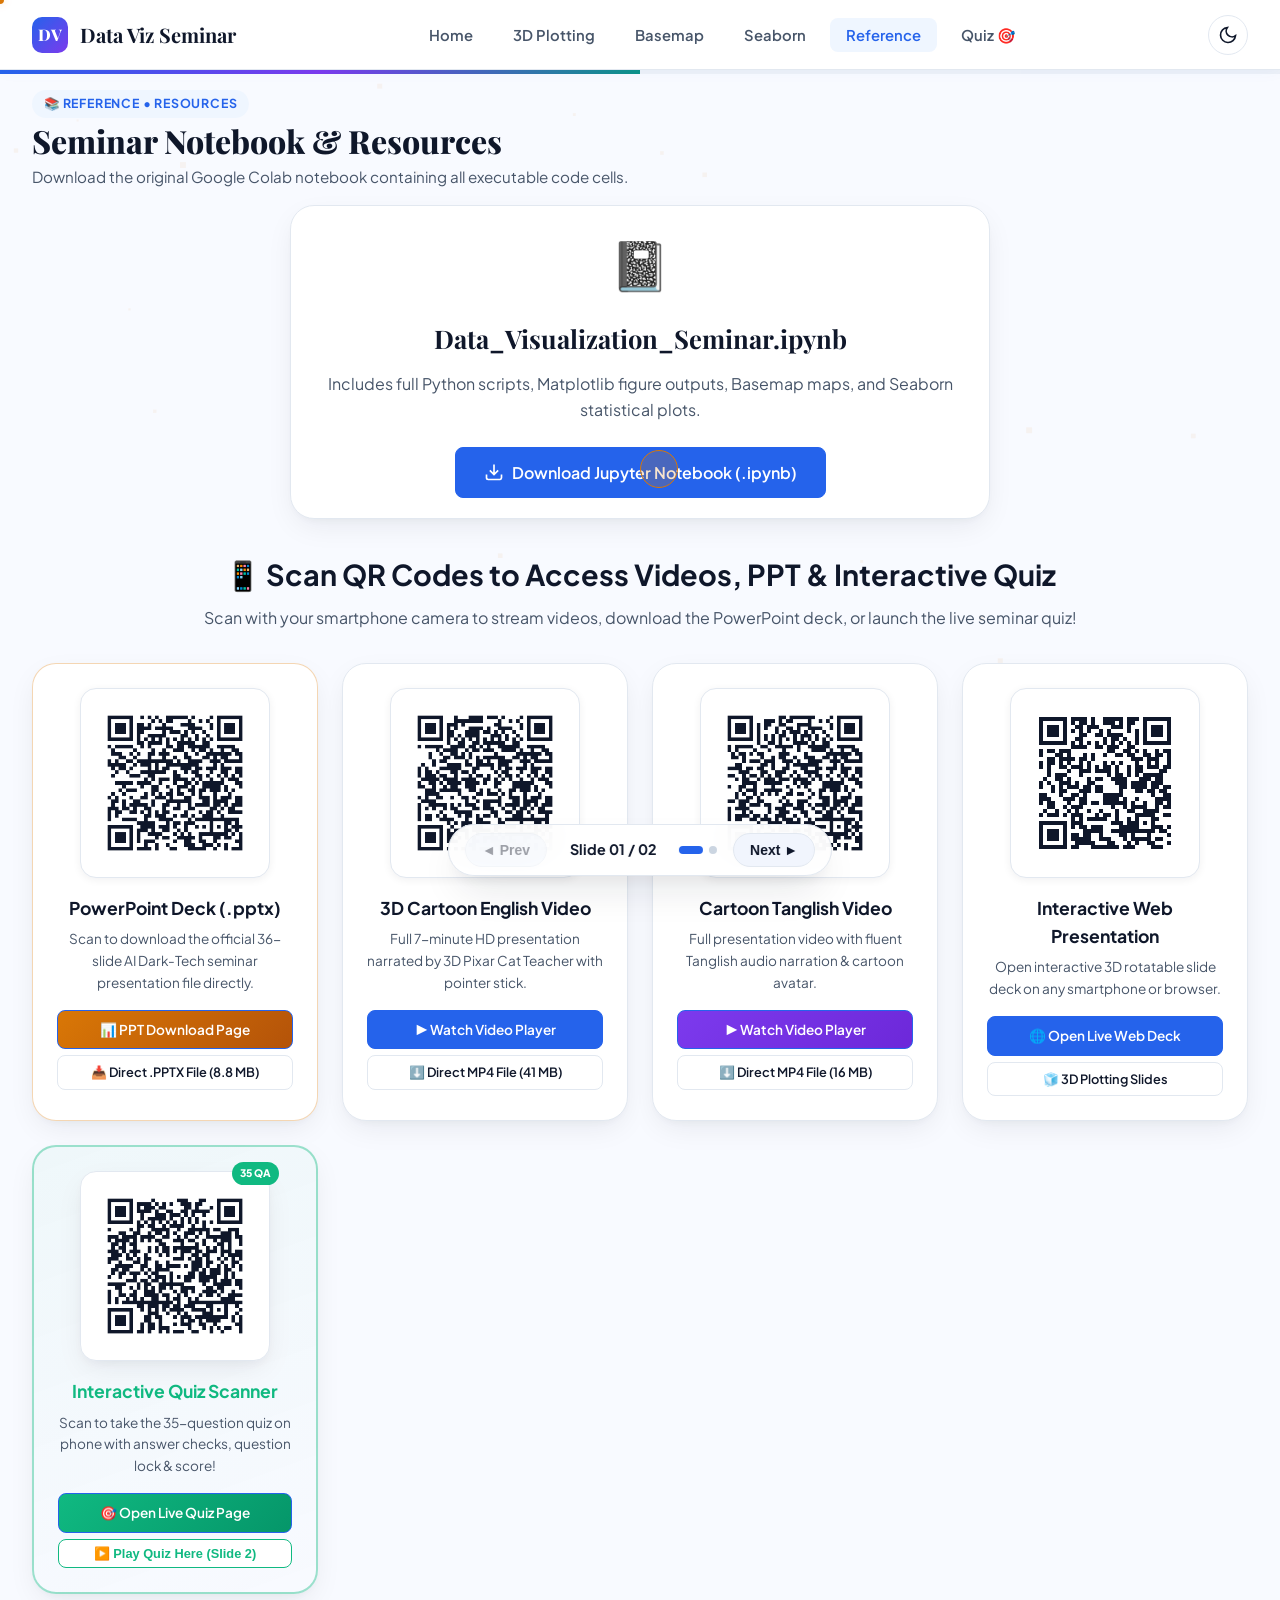
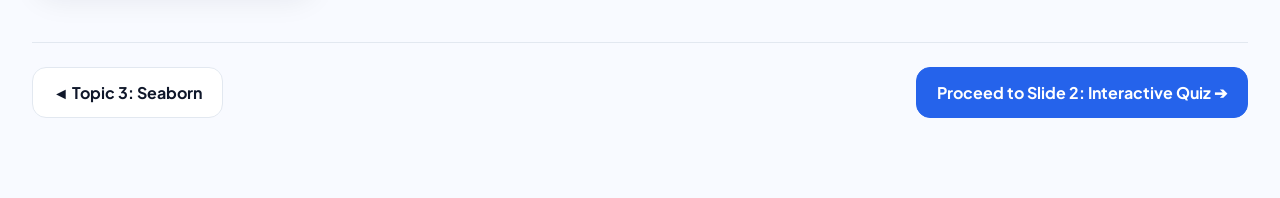
<file: reference.html>
<!DOCTYPE html>
<html lang="en" data-theme="light">
<head>
  <meta charset="UTF-8">
  <meta name="viewport" content="width=device-width, initial-scale=1.0">
  <title>Reference & Cheat Sheet | Seminar Presentation</title>
  
  <link rel="stylesheet" href="styles.css">
  
  <script src="assets/js/plotly-2.27.0.min.js" defer></script>
  <script src="assets/js/d3.v7.min.js" defer></script>
  <script src="assets/js/prism.min.js" defer></script>
  <link rel="stylesheet" href="assets/css/prism-tomorrow.min.css">
</head>
<body>

  <canvas id="bgCanvas"></canvas>

  <nav class="navbar">
    <a href="index.html" class="nav-brand">
      <div class="nav-logo-badge">DV</div>
      <span>Data Viz Seminar</span>
    </a>
    <ul class="nav-links">
      <li><a href="index.html" class="nav-link">Home</a></li>
      <li><a href="3d-plotting.html" class="nav-link">3D Plotting</a></li>
      <li><a href="basemap.html" class="nav-link">Basemap</a></li>
      <li><a href="seaborn.html" class="nav-link">Seaborn</a></li>
      <li><a href="reference.html" class="nav-link active">Reference</a></li>
      <li><a href="quiz.html" class="nav-link">Quiz 🎯</a></li>
    </ul>
    <div class="nav-actions">
      <button class="btn-icon" id="themeToggleBtn" aria-label="Toggle Theme">
        <svg width="20" height="20" fill="none" stroke="currentColor" stroke-width="2" viewBox="0 0 24 24"><path d="M21 12.79A9 9 0 1111.21 3 7 7 0 0021 12.79z"/></svg>
      </button>
    </div>
  </nav>

  <div class="top-progress-bar">
    <div class="top-progress-fill"></div>
  </div>

  <main class="presentation-container">

    <!-- SLIDE 1: Download Resources & Notebook -->
    <section class="slide-section active" id="slide-1">
      <div class="slide-badge">📚 Reference • Resources</div>
      <h1 class="slide-title">Seminar Notebook & Resources</h1>
      <p class="slide-subtitle">
        Download the original Google Colab notebook containing all executable code cells.
      </p>

      <div class="interactive-card" style="max-width:700px; margin:0 auto; text-align:center;">
        <div style="font-size:3rem; margin-bottom:1rem;">📓</div>
        <h3 class="card-title" style="font-size:1.6rem;">Data_Visualization_Seminar.ipynb</h3>
        <p style="color:var(--text-muted); margin: 0.75rem 0 1.5rem;">
          Includes full Python scripts, Matplotlib figure outputs, Basemap maps, and Seaborn statistical plots.
        </p>
        <a href="Data_Visualization_Seminar.ipynb" download class="control-btn active" style="text-decoration:none; padding:12px 28px; font-size:1rem; display:inline-flex; align-items:center; gap:8px;">
          <svg width="20" height="20" fill="none" stroke="currentColor" stroke-width="2" viewBox="0 0 24 24"><path d="M21 15v4a2 2 0 01-2 2H5a2 2 0 01-2-2v-4M7 10l5 5 5-5M12 15V3"/></svg>
          Download Jupyter Notebook (.ipynb)
        </a>
      </div>

      <!-- Public Presentation Resources & QR Codes Section -->
      <div style="margin-top: 2rem;">
        <h2 style="font-size: 1.8rem; font-weight: 700; color: var(--text-heading); text-align: center; margin-bottom: 0.5rem;">
          📱 Scan QR Codes to Access Videos, PPT & Interactive Quiz
        </h2>
        <p style="color: var(--text-muted); text-align: center; margin-bottom: 2rem;">
          Scan with your smartphone camera to stream videos, download the PowerPoint deck, or launch the live seminar quiz!
        </p>

        <div style="display: grid; grid-template-columns: repeat(auto-fit, minmax(230px, 1fr)); gap: 1.5rem; max-width: 1300px; margin: 0 auto;">
          <!-- 1. PPT Presentation Download QR Code -->
          <div class="interactive-card" style="text-align: center; padding: 1.5rem; border: 1px solid rgba(217,119,6,0.3);">
            <div style="background: white; border-radius: 16px; padding: 12px; max-width: 190px; margin: 0 auto; box-shadow: var(--shadow-sm); border: 1px solid var(--border-light);">
              <img src="assets/images/qr_ppt_download.png" alt="PowerPoint PPT Download QR Code" style="width: 100%; aspect-ratio: 1/1; display: block;" />
            </div>
            <h3 style="margin-top: 1rem; font-size: 1.1rem; font-weight: 700; color: var(--text-heading);">PowerPoint Deck (.pptx)</h3>
            <p style="font-size: 0.85rem; color: var(--text-muted); margin: 0.4rem 0 1rem;">
              Scan to download the official 36-slide AI Dark-Tech seminar presentation file directly.
            </p>
            <div style="display:flex; flex-direction:column; gap:6px;">
              <a href="download-ppt.html" class="control-btn active" style="text-decoration:none; padding: 8px 14px; font-size: 0.85rem; justify-content: center; background: linear-gradient(135deg, #d97706, #b45309); color: white;">
                📊 PPT Download Page
              </a>
              <a href="Data_Visualization_Seminar_Enhanced.pptx" download="Data_Visualization_Seminar_GuruPrakash.pptx" class="control-btn" style="text-decoration:none; padding: 6px 12px; font-size: 0.8rem; justify-content: center;">
                📥 Direct .PPTX File (8.8 MB)
              </a>
            </div>
          </div>

          <!-- 2. 3D Cartoon English Video QR Code -->
          <div class="interactive-card" style="text-align: center; padding: 1.5rem;">
            <div style="background: white; border-radius: 16px; padding: 12px; max-width: 190px; margin: 0 auto; box-shadow: var(--shadow-sm); border: 1px solid var(--border-light);">
              <img src="assets/images/qr_english_video.png" alt="3D Cartoon English Video QR Code" style="width: 100%; aspect-ratio: 1/1; display: block;" />
            </div>
            <h3 style="margin-top: 1rem; font-size: 1.1rem; font-weight: 700; color: var(--text-heading);">3D Cartoon English Video</h3>
            <p style="font-size: 0.85rem; color: var(--text-muted); margin: 0.4rem 0 1rem;">
              Full 7-minute HD presentation narrated by 3D Pixar Cat Teacher with pointer stick.
            </p>
            <div style="display:flex; flex-direction:column; gap:6px;">
              <a href="video-english.html" class="control-btn active" style="text-decoration:none; padding: 8px 14px; font-size: 0.85rem; justify-content: center;">
                ▶️ Watch Video Player
              </a>
              <a href="Data_Visualization_Seminar_Presentation.mp4" download="Data_Visualization_Seminar_English.mp4" class="control-btn" style="text-decoration:none; padding: 6px 12px; font-size: 0.8rem; justify-content: center;">
                ⬇️ Direct MP4 File (41 MB)
              </a>
            </div>
          </div>

          <!-- 3. Tanglish Video QR Code -->
          <div class="interactive-card" style="text-align: center; padding: 1.5rem;">
            <div style="background: white; border-radius: 16px; padding: 12px; max-width: 190px; margin: 0 auto; box-shadow: var(--shadow-sm); border: 1px solid var(--border-light);">
              <img src="assets/images/qr_tanglish_video.png" alt="Cartoon Tanglish Video QR Code" style="width: 100%; aspect-ratio: 1/1; display: block;" />
            </div>
            <h3 style="margin-top: 1rem; font-size: 1.1rem; font-weight: 700; color: var(--text-heading);">Cartoon Tanglish Video</h3>
            <p style="font-size: 0.85rem; color: var(--text-muted); margin: 0.4rem 0 1rem;">
              Full presentation video with fluent Tanglish audio narration & cartoon avatar.
            </p>
            <div style="display:flex; flex-direction:column; gap:6px;">
              <a href="video-tanglish.html" class="control-btn active" style="text-decoration:none; padding: 8px 14px; font-size: 0.85rem; justify-content: center; background: linear-gradient(135deg, #7c3aed, #6d28d9); color: white;">
                ▶️ Watch Video Player
              </a>
              <a href="Data_Visualization_Seminar_Tanglish.mp4" download="Data_Visualization_Seminar_Tanglish.mp4" class="control-btn" style="text-decoration:none; padding: 6px 12px; font-size: 0.8rem; justify-content: center;">
                ⬇️ Direct MP4 File (16 MB)
              </a>
            </div>
          </div>

          <!-- 4. Interactive Web Presentation QR Code -->
          <div class="interactive-card" style="text-align: center; padding: 1.5rem;">
            <div style="background: white; border-radius: 16px; padding: 12px; max-width: 190px; margin: 0 auto; box-shadow: var(--shadow-sm); border: 1px solid var(--border-light);">
              <img src="assets/images/qr_interactive_deck.png" alt="Interactive Web Presentation QR Code" style="width: 100%; aspect-ratio: 1/1; display: block;" />
            </div>
            <h3 style="margin-top: 1rem; font-size: 1.1rem; font-weight: 700; color: var(--text-heading);">Interactive Web Presentation</h3>
            <p style="font-size: 0.85rem; color: var(--text-muted); margin: 0.4rem 0 1rem;">
              Open interactive 3D rotatable slide deck on any smartphone or browser.
            </p>
            <div style="display:flex; flex-direction:column; gap:6px;">
              <a href="index.html" class="control-btn active" style="text-decoration:none; padding: 8px 14px; font-size: 0.85rem; justify-content: center;">
                🌐 Open Live Web Deck
              </a>
              <a href="3d-plotting.html" class="control-btn" style="text-decoration:none; padding: 6px 12px; font-size: 0.8rem; justify-content: center;">
                🧊 3D Plotting Slides
              </a>
            </div>
          </div>

          <!-- 5. NEW: Seminar Quiz & QA Scanner QR Code -->
          <div class="interactive-card" style="text-align: center; padding: 1.5rem; border: 2px solid rgba(16,185,129,0.4); background: linear-gradient(160deg, rgba(16,185,129,0.04), transparent);">
            <div style="background: white; border-radius: 16px; padding: 12px; max-width: 190px; margin: 0 auto; box-shadow: var(--shadow-md); border: 1px solid var(--border-light); position: relative;">
              <span style="position: absolute; top: -10px; right: -10px; background: #10b981; color: white; font-size: 0.65rem; font-weight: 800; padding: 3px 8px; border-radius: 999px; text-transform: uppercase;">35 QA</span>
              <img src="assets/images/qr_quiz.png" alt="Seminar Quiz Mobile Scanner QR Code" style="width: 100%; aspect-ratio: 1/1; display: block;" />
            </div>
            <h3 style="margin-top: 1rem; font-size: 1.1rem; font-weight: 700; color: #10b981;">Interactive Quiz Scanner</h3>
            <p style="font-size: 0.85rem; color: var(--text-muted); margin: 0.4rem 0 1rem;">
              Scan to take the 35-question quiz on phone with answer checks, question lock & score!
            </p>
            <div style="display:flex; flex-direction:column; gap:6px;">
              <a href="quiz.html" class="control-btn active" style="text-decoration:none; padding: 8px 14px; font-size: 0.85rem; justify-content: center; background: linear-gradient(135deg, #10b981, #059669); color: white;">
                🎯 Open Live Quiz Page
              </a>
              <button onclick="if(window.goToSlide) window.goToSlide(1);" class="control-btn" style="padding: 6px 12px; font-size: 0.8rem; justify-content: center; cursor: pointer; border-color: #10b981; color: #10b981;">
                ▶️ Play Quiz Here (Slide 2)
              </button>
            </div>
          </div>
        </div>
      </div>

      <div class="slide-footer-nav" style="margin-top: 3rem;">
        <a href="seaborn.html" class="footer-nav-card">◄ Topic 3: Seaborn</a>
        <a href="javascript:void(0)" onclick="if(window.goToSlide) window.goToSlide(1)" class="footer-nav-card" style="background: var(--accent-primary); color: white; border-color: var(--accent-primary);">
          Proceed to Slide 2: Interactive Quiz ➔
        </a>
      </div>
    </section>

    <!-- SLIDE 2: Interactive Seminar Quiz Arena -->
    <section class="slide-section" id="slide-2" style="min-height: calc(100vh - 90px); display: none; flex-direction: column; align-items: center; justify-content: flex-start; padding-top: 1rem;">
      <div class="slide-badge" style="background: rgba(16,185,129,0.12); color: #10b981; border: 1px solid rgba(16,185,129,0.3); margin-bottom: 0.75rem;">
        🎯 LIVE ASSESSMENT & QUIZ SCANNER
      </div>
      <h2 class="slide-title" style="font-size: clamp(2rem, 4vw, 3rem); font-weight: 800; margin-bottom: 0.5rem; text-align: center;">
        Seminar Quiz: Questions & Answers
      </h2>
      <p class="slide-subtitle" style="font-size: 1.05rem; color: var(--text-muted); max-width: 800px; text-align: center; margin: 0 auto 1.5rem;">
        All questions from <code>Data_Visualization_Seminar_Quiz_QA.pdf</code>. Select an answer to reveal correctness and unlock the next question. View your full score at the end!
      </p>

      <!-- Embedded Quiz App Container -->
      <div id="slideEmbeddedQuizContainer" style="width: 100%; max-width: 960px; margin: 0 auto;"></div>

      <div class="slide-footer-nav" style="margin-top: 3rem; width: 100%; max-width: 960px;">
        <a href="javascript:void(0)" onclick="if(window.goToSlide) window.goToSlide(0)" class="footer-nav-card">
          ◄ Back to Slide 1: Resources & QR Codes
        </a>
        <a href="quiz.html" class="footer-nav-card" style="background: #10b981; color: white; border-color: #10b981;">
          Open Fullscreen Quiz Page ➔
        </a>
      </div>
    </section>

  </main>

  <div class="slide-controls-dock">
    <button class="slide-btn slide-btn-prev">◄ Prev</button>
    <div class="slide-indicator">Slide 01 / 02</div>
    <div class="slide-dots"></div>
    <button class="slide-btn slide-btn-next">Next ►</button>
  </div>

  <div class="cmd-palette-backdrop" id="cmdPaletteBackdrop">
    <div class="cmd-palette-modal">
      <div class="cmd-input-box">
        <svg width="20" height="20" fill="none" stroke="currentColor" stroke-width="2" viewBox="0 0 24 24"><circle cx="11" cy="11" r="8"/><path d="M21 21l-4.35-4.35"/></svg>
        <input type="text" id="cmdInput" placeholder="Search slides, topics, datasets..." />
      </div>
      <ul class="cmd-results-list" id="cmdResultsList"></ul>
    </div>
  </div>

  <script src="script.js"></script>
  <script src="quiz.js"></script>
</body>
</html>
</file>
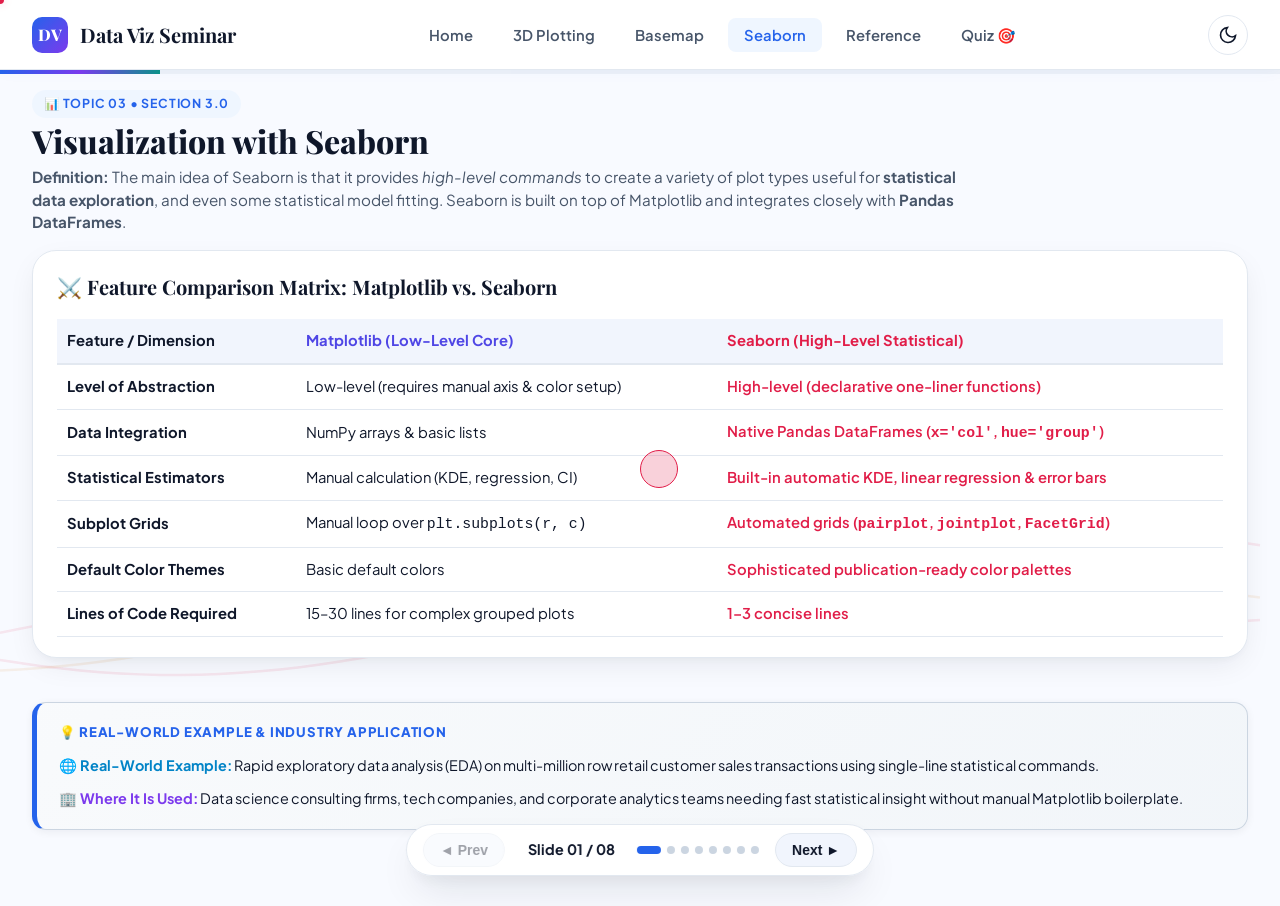
<file: seaborn.html>
<!DOCTYPE html>
<html lang="en" data-theme="light">
<head>
  <meta charset="UTF-8">
  <meta name="viewport" content="width=device-width, initial-scale=1.0">
  <title>Topic 3: Visualization with Seaborn | Seminar Presentation</title>
  <link rel="preconnect" href="https://fonts.googleapis.com">
  <link href="https://fonts.googleapis.com/css2?family=Inter:wght@400;500;600;700;800&family=Fira+Code:wght@400;500&display=swap" rel="stylesheet">
  <link rel="stylesheet" href="styles.css">
  <script src="assets/js/plotly-2.27.0.min.js" defer></script>
  <script src="assets/js/d3.v7.min.js" defer></script>
  <script src="assets/js/prism.min.js" defer></script>
  <link rel="stylesheet" href="assets/css/prism-tomorrow.min.css">
</head>
<body>

  <canvas id="bgCanvas"></canvas>

  <nav class="navbar">
    <a href="index.html" class="nav-brand">
      <div class="nav-logo-badge">DV</div>
      <span>Data Viz Seminar</span>
    </a>
    <ul class="nav-links">
      <li><a href="index.html" class="nav-link">Home</a></li>
      <li><a href="3d-plotting.html" class="nav-link">3D Plotting</a></li>
      <li><a href="basemap.html" class="nav-link">Basemap</a></li>
      <li><a href="seaborn.html" class="nav-link active">Seaborn</a></li>
      <li><a href="reference.html" class="nav-link">Reference</a></li>
      <li><a href="quiz.html" class="nav-link">Quiz 🎯</a></li>
    </ul>
    <div class="nav-actions">
      <button class="btn-icon" id="themeToggleBtn" aria-label="Toggle Theme">
        <svg width="20" height="20" fill="none" stroke="currentColor" stroke-width="2" viewBox="0 0 24 24"><path d="M21 12.79A9 9 0 1111.21 3 7 7 0 0021 12.79z"/></svg>
      </button>
    </div>
  </nav>

  <div class="top-progress-bar">
    <div class="top-progress-fill"></div>
  </div>

  <main class="presentation-container">

    <!-- SLIDE 1: Why Use Seaborn — Feature Comparison -->
    <section class="slide-section active" id="slide-1">
      <div class="slide-badge">📊 Topic 03 • Section 3.0</div>
      <h1 class="slide-title">Visualization with Seaborn</h1>
      <p class="slide-subtitle">
        <strong>Definition:</strong> The main idea of Seaborn is that it provides <em>high-level commands</em> to create a variety of plot types
        useful for <strong>statistical data exploration</strong>, and even some statistical model fitting.
        Seaborn is built on top of Matplotlib and integrates closely with <strong>Pandas DataFrames</strong>.
      </p>

      <div class="interactive-card" style="margin-bottom:1.5rem;">
        <h3 class="card-title" style="margin-bottom:1rem;">⚔️ Feature Comparison Matrix: Matplotlib vs. Seaborn</h3>
        <div style="overflow-x:auto;">
          <table style="width:100%; border-collapse:collapse; font-size:0.925rem; text-align:left;">
            <thead>
              <tr style="border-bottom:2px solid var(--border-light); background:var(--bg-secondary);">
                <th style="padding:10px;">Feature / Dimension</th>
                <th style="padding:10px; color:#4f46e5;">Matplotlib (Low-Level Core)</th>
                <th style="padding:10px; color:#e11d48;">Seaborn (High-Level Statistical)</th>
              </tr>
            </thead>
            <tbody>
              <tr style="border-bottom:1px solid var(--border-light);">
                <td style="padding:10px; font-weight:700;">Level of Abstraction</td>
                <td style="padding:10px;">Low-level (requires manual axis & color setup)</td>
                <td style="padding:10px; font-weight:600; color:#e11d48;">High-level (declarative one-liner functions)</td>
              </tr>
              <tr style="border-bottom:1px solid var(--border-light);">
                <td style="padding:10px; font-weight:700;">Data Integration</td>
                <td style="padding:10px;">NumPy arrays & basic lists</td>
                <td style="padding:10px; font-weight:600; color:#e11d48;">Native Pandas DataFrames (<code>x='col'</code>, <code>hue='group'</code>)</td>
              </tr>
              <tr style="border-bottom:1px solid var(--border-light);">
                <td style="padding:10px; font-weight:700;">Statistical Estimators</td>
                <td style="padding:10px;">Manual calculation (KDE, regression, CI)</td>
                <td style="padding:10px; font-weight:600; color:#e11d48;">Built-in automatic KDE, linear regression & error bars</td>
              </tr>
              <tr style="border-bottom:1px solid var(--border-light);">
                <td style="padding:10px; font-weight:700;">Subplot Grids</td>
                <td style="padding:10px;">Manual loop over <code>plt.subplots(r, c)</code></td>
                <td style="padding:10px; font-weight:600; color:#e11d48;">Automated grids (<code>pairplot</code>, <code>jointplot</code>, <code>FacetGrid</code>)</td>
              </tr>
              <tr style="border-bottom:1px solid var(--border-light);">
                <td style="padding:10px; font-weight:700;">Default Color Themes</td>
                <td style="padding:10px;">Basic default colors</td>
                <td style="padding:10px; font-weight:600; color:#e11d48;">Sophisticated publication-ready color palettes</td>
              </tr>
              <tr style="border-bottom:1px solid var(--border-light);">
                <td style="padding:10px; font-weight:700;">Lines of Code Required</td>
                <td style="padding:10px;">15–30 lines for complex grouped plots</td>
                <td style="padding:10px; font-weight:600; color:#e11d48;">1–3 concise lines</td>
              </tr>
            </tbody>
          </table>
        </div>
      </div>
    
      <div class="topic-realworld-box">
        <div class="realworld-box-header"><span>💡 Real-World Example & Industry Application</span></div>
        <div class="realworld-box-content">
          <div class="realworld-item example"><strong>🌐 Real-World Example:</strong> Rapid exploratory data analysis (EDA) on multi-million row retail customer sales transactions using single-line statistical commands.</div>
          <div class="realworld-item usage"><strong>🏢 Where It Is Used:</strong> Data science consulting firms, tech companies, and corporate analytics teams needing fast statistical insight without manual Matplotlib boilerplate.</div>
        </div>
      </div>
      </section>

    <!-- SLIDE 2: Code Comparison Examples -->
    <section class="slide-section" id="slide-2">
      <div class="slide-badge">📊 Topic 03 • Code Comparison</div>
      <h2 class="slide-title">Side-by-Side Code Comparison</h2>
      <p class="slide-subtitle">
        Comparing code complexity for common data science visualization tasks in Matplotlib vs. Seaborn.
        Uses <strong>Tips dataset</strong> (244 rows × 7 cols) — <em>see <a href="index.html">Home → Datasets</a> for full schema</em>.
      </p>

      <div class="card-grid-2col">
        <div class="code-container">
          <div class="code-header">
            <span class="code-lang-badge" style="color:#4f46e5;">Matplotlib (12 Lines)</span>
            <div class="code-actions"><button class="btn-code-action btn-copy-code">Copy</button></div>
          </div>
          <div class="code-content">
            <pre><code class="language-python"># Grouped Scatter Plot in Matplotlib
fig, ax = plt.subplots(figsize=(6, 4))
for sex, group in tips.groupby('sex'):
    ax.scatter(group['total_bill'],
               group['tip'], label=sex)
ax.set_xlabel('Total Bill ($)')
ax.set_ylabel('Tip ($)')
ax.set_title('Matplotlib Scatter')
ax.legend(title='Gender')
plt.show()</code></pre>
          </div>
        </div>
        <div class="code-container">
          <div class="code-header">
            <span class="code-lang-badge" style="color:#e11d48;">Seaborn (1 Line)</span>
            <div class="code-actions"><button class="btn-code-action btn-copy-code">Copy</button></div>
          </div>
          <div class="code-content">
            <pre><code class="language-python"># Same Grouped Scatter in Seaborn
sns.scatterplot(x='total_bill', y='tip',
                hue='sex', data=tips)
plt.title('Seaborn Scatter')
plt.show()</code></pre>
          </div>
        </div>
      </div>

      <div class="card-grid-2col" style="margin-top:1.5rem;">
        <div class="code-container">
          <div class="code-header"><span class="code-lang-badge" style="color:#4f46e5;">Matplotlib KDE (Manual Math)</span></div>
          <div class="code-content">
            <pre><code class="language-python">from scipy.stats import gaussian_kde
# Requires computing KDE kernel manually
plt.hist(data, density=True, alpha=0.5)
kde = gaussian_kde(data)
x_grid = np.linspace(data.min(), data.max(), 100)
plt.plot(x_grid, kde(x_grid), color='red')</code></pre>
          </div>
        </div>
        <div class="code-container">
          <div class="code-header"><span class="code-lang-badge" style="color:#e11d48;">Seaborn KDE (Automated)</span></div>
          <div class="code-content">
            <pre><code class="language-python"># Single automated parameter kde=True
sns.histplot(data, kde=True, color='teal')</code></pre>
          </div>
        </div>
      </div>
    
      <div class="topic-realworld-box">
        <div class="realworld-box-header"><span>💡 Real-World Example & Industry Application</span></div>
        <div class="realworld-box-content">
          <div class="realworld-item example"><strong>🌐 Real-World Example:</strong> Clean automated grouping by customer segment (e.g. subscriber vs non-subscriber spend distributions) in enterprise data warehouses.</div>
          <div class="realworld-item usage"><strong>🏢 Where It Is Used:</strong> Fintech product analytics, e-commerce conversion tracking, and automated machine learning feature engineering reports.</div>
        </div>
      </div>
      </section>

    <!-- SLIDE 3: Histograms, KDE & Densities -->
    <section class="slide-section" id="slide-3">
      <div class="slide-badge">📊 Topic 03 • Section 3.1</div>
      <h2 class="slide-title">Histograms & Kernel Density Estimation (KDE)</h2>
      <p class="slide-subtitle">
        <strong>Definition (KDE):</strong> Rather than a histogram (which bins data), a <em>Kernel Density Estimate</em> provides a
        <strong>smooth continuous estimate of the distribution</strong> using a kernel function placed at each data point.
        Seaborn provides this with <code>sns.kdeplot()</code> and <code>sns.histplot(kde=True)</code>.
        <em>Dataset: Tips (244 rows) — <a href="index.html">see Datasets reference</a>.</em>
      </p>

      <div class="card-grid-2col">
        <div class="interactive-card">
          <div class="controls-panel">
            <div class="control-group">
              <label class="control-label">Kernel Bandwidth (bw): <span id="bwVal">1.0</span></label>
              <input type="range" class="control-slider" id="bandwidthSlider" min="0.2" max="3.0" step="0.1" value="1.0" />
            </div>
          </div>
          <div class="chart-box" id="seabornKdeChart"></div>
          <p style="color:var(--text-muted); font-size:0.85rem; margin-top:0.5rem;">
            💡 <em>Larger bandwidth → smoother curve (more bias, less variance). Smaller → more peaks but noisier.</em>
          </p>
        </div>

        <div class="interactive-card">
          <h3 class="card-title">📖 KDE — Key Definitions</h3>
          <ul style="margin-left:1.25rem; margin-top:1rem; color:var(--text-muted); line-height:1.9;">
            <li><strong>Histogram:</strong> Counts data in discrete bins; blocky representation of distribution shape.</li>
            <li><strong>KDE (Kernel Density Estimation):</strong> Places a smooth kernel function at each data point and sums them for a continuous probability density estimate.</li>
            <li><strong>Bandwidth (bw):</strong> Controls kernel width — the smoothing parameter. Controls bias-variance tradeoff.</li>
            <li><code>sns.kdeplot(data[col], shade=True)</code> — Shaded KDE curve.</li>
            <li><code>sns.histplot(data, kde=True)</code> — Combined histogram + KDE overlay.</li>
            <li><strong>Joint Distribution:</strong> Pass full 2D dataset to <code>kdeplot</code> for 2D contour density visualization.</li>
          </ul>
          <div class="colab-cell-output" style="margin-top:1rem;">
            <img src="assets/images/seaborn_histplot_kde.png" alt="Seaborn Histplot KDE" style="width:100%; border-radius:var(--radius-md);" />
          </div>
        </div>
      </div>
    
      <div class="topic-realworld-box">
        <div class="realworld-box-header"><span>💡 Real-World Example & Industry Application</span></div>
        <div class="realworld-box-content">
          <div class="realworld-item example"><strong>🌐 Real-World Example:</strong> Quantitative finance stock return volatility modeling — using KDE curves to evaluate non-normal distribution tails and financial risk VaR.</div>
          <div class="realworld-item usage"><strong>🏢 Where It Is Used:</strong> Investment banks, quantitative trading hedge funds, insurance actuarial risk analysis, and network latency monitoring.</div>
        </div>
      </div>
      </section>

    <!-- SLIDE 4: Pair Plots -->
    <section class="slide-section" id="slide-4">
      <div class="slide-badge">📊 Topic 03 • Section 3.2</div>
      <h2 class="slide-title">Pair Plots — <code>sns.pairplot()</code></h2>
      <p class="slide-subtitle">
        <strong>Definition:</strong> When you generalize joint plots to datasets of larger dimensions, you end up with <em>pair plots</em>.
        This is very useful for <strong>exploring correlations between multidimensional data</strong>, when you'd like to plot all pairs of values against each other.
        Uses <strong>Iris dataset</strong> (150 rows × 5 cols) — <em><a href="index.html">see Datasets reference</a>.</em>
      </p>

      <div class="card-grid-2col">
        <div class="interactive-card">
          <div class="card-header">
            <h3 class="card-title">Seaborn 4×4 Pairplot Matrix</h3>
            <span class="slide-badge">Iris Dataset</span>
          </div>
          <img src="assets/images/seaborn_pairplot.png" alt="Seaborn Pairplot" style="width:100%; border-radius:var(--radius-md); border:1px solid var(--border-light);" />
        </div>

        <div class="interactive-card">
          <h3 class="card-title">📖 Pairplot — Concepts</h3>
          <ul style="margin-left:1.25rem; margin-top:1rem; color:var(--text-muted); line-height:1.9;">
            <li><strong>Off-diagonal cells:</strong> Bivariate scatter plots between each pair of numeric features.</li>
            <li><strong>Diagonal cells:</strong> Univariate distribution (histogram or KDE) for each feature.</li>
            <li><code>hue='species'</code> — Colors points by categorical class labels, enabling class separation analysis.</li>
            <li><code>markers=["o","s","D"]</code> — Different marker shapes per species group.</li>
            <li>The 4×4 Iris pairplot maps: sepal_length × sepal_width × petal_length × petal_width.</li>
            <li><strong>Key finding:</strong> <em>setosa</em> is linearly separable; <em>versicolor</em> and <em>virginica</em> overlap in some dimensions.</li>
          </ul>
          <div class="code-container" style="margin-top:1rem;">
            <div class="code-header">
              <span class="code-lang-badge">Python Code</span>
              <div class="code-actions">
                <button class="btn-code-action btn-copy-code">Copy</button>
                <button class="btn-code-action btn-colab-code">Colab</button>
              </div>
            </div>
            <div class="code-content">
              <pre><code class="language-python">import seaborn as sns
iris = sns.load_dataset("iris")

# 4x4 Pairplot Matrix colored by species
sns.pairplot(iris, hue='species',
             height=2.5,
             markers=["o", "s", "D"])
plt.suptitle("Pairwise Bivariate Relationships",
             y=1.02)
plt.show()</code></pre>
            </div>
          </div>
        </div>
      </div>
    
      <div class="topic-realworld-box">
        <div class="realworld-box-header"><span>💡 Real-World Example & Industry Application</span></div>
        <div class="realworld-box-content">
          <div class="realworld-item example"><strong>🌐 Real-World Example:</strong> Genomic biomarker phenotype screening across dozens of gene expression features to isolate distinctive disease sub-types.</div>
          <div class="realworld-item usage"><strong>🏢 Where It Is Used:</strong> Bioinformatics oncology research, chemical spectroscopy analysis, and multi-variable predictive model feature selection.</div>
        </div>
      </div>
      </section>

    <!-- SLIDE 5: Faceted Histograms -->
    <section class="slide-section" id="slide-5">
      <div class="slide-badge">📊 Topic 03 • Section 3.3</div>
      <h2 class="slide-title">Faceted Histograms — <code>sns.FacetGrid</code></h2>
      <p class="slide-subtitle">
        <strong>Definition:</strong> Sometimes the best way to view data is via <em>histograms of subsets</em>.
        Seaborn's <code>FacetGrid</code> makes this extremely simple by creating a grid of plots, one per value of a categorical variable.
        Uses <strong>Tips dataset</strong> — <em><a href="index.html">see Datasets reference</a>.</em>
      </p>

      <div class="card-grid-2col">
        <div class="interactive-card">
          <h3 class="card-title">📖 FacetGrid — Key Definitions</h3>
          <ul style="margin-left:1.25rem; margin-top:1rem; color:var(--text-muted); line-height:1.9;">
            <li><strong>FacetGrid:</strong> A class that creates a grid of subplots, one per unique value of a conditioning variable (e.g., one panel per day of week).</li>
            <li><code>sns.FacetGrid(tips, col="day")</code> — Creates one column panel per day.</li>
            <li><code>g.map(sns.histplot, "total_bill")</code> — Maps a histogram of <code>total_bill</code> onto each facet panel.</li>
            <li><strong>Row facets:</strong> <code>row="time"</code> adds another dimension of conditioning (Lunch vs Dinner).</li>
            <li><strong>Use case:</strong> Compare tip distributions across different days, times, or smoking categories.</li>
          </ul>
          <div class="code-container" style="margin-top:1rem;">
            <div class="code-header">
              <span class="code-lang-badge">FacetGrid Code</span>
              <div class="code-actions"><button class="btn-code-action btn-copy-code">Copy</button></div>
            </div>
            <div class="code-content">
              <pre><code class="language-python">tips = sns.load_dataset("tips")

# FacetGrid: one panel per day, colored by smoker
g = sns.FacetGrid(tips, col="day",
                  hue="smoker", col_wrap=2,
                  height=3.5)
g.map(sns.histplot, "total_bill",
      bins=15, kde=True)
g.add_legend()
g.set_axis_labels("Total Bill ($)", "Count")
plt.show()</code></pre>
            </div>
          </div>
        </div>

        <div class="interactive-card">
          <h3 class="card-title">📊 Joint Distribution — <code>sns.jointplot()</code></h3>
          <p style="color:var(--text-muted); line-height:1.8; margin-top:0.75rem; font-size:0.94rem;">
            <strong>Definition:</strong> Similar to the pair plot but for <em>two specific variables</em>.
            <code>sns.jointplot()</code> shows the <strong>joint distribution</strong> between two datasets, along with the associated <em>marginal distributions</em>.
          </p>
          <ul style="margin-left:1.25rem; margin-top:0.75rem; color:var(--text-muted); line-height:1.9; font-size:0.93rem;">
            <li><code>kind='scatter'</code> — Scatter plot (default).</li>
            <li><code>kind='kde'</code> — 2D kernel density contours + marginal KDEs.</li>
            <li><code>kind='hex'</code> — Hexbin density heatmap.</li>
            <li><code>kind='reg'</code> — Scatter + regression line.</li>
          </ul>
          <img src="assets/images/seaborn_jointplot.png" alt="Seaborn Jointplot" style="width:100%; border-radius:var(--radius-md); margin-top:1rem; border:1px solid var(--border-light);" />
        </div>
      </div>
    
      <div class="topic-realworld-box">
        <div class="realworld-box-header"><span>💡 Real-World Example & Industry Application</span></div>
        <div class="realworld-box-content">
          <div class="realworld-item example"><strong>🌐 Real-World Example:</strong> Analyzing customer tip amounts and check sizes partitioned across dining times (Lunch vs Dinner) and seating smoking categories.</div>
          <div class="realworld-item usage"><strong>🏢 Where It Is Used:</strong> Hospitality management, retail store branch comparison analytics, and clinical drug trial cohort split comparisons.</div>
        </div>
      </div>
      </section>

    <!-- SLIDE 6: Factor Plots / catplot -->
    <section class="slide-section" id="slide-6">
      <div class="slide-badge">📊 Topic 03 • Section 3.4</div>
      <h2 class="slide-title">Factor Plots & <code>sns.catplot()</code></h2>
      <p class="slide-subtitle">
        <strong>Definition:</strong> Factor plots (now called <code>catplot</code> in modern Seaborn) are useful for viewing the
        <em>distribution of a parameter within bins defined by any other parameter</em>.
        Time series can also be plotted with <code>sns.catplot()</code> using bar estimators.
        Uses <strong>Tips dataset</strong> — <em><a href="index.html">see Datasets reference</a>.</em>
      </p>

      <div class="card-grid-2col">
        <div class="interactive-card">
          <h3 class="card-title">📖 catplot — Subtypes & Definitions</h3>
          <ul style="margin-left:1.25rem; margin-top:1rem; color:var(--text-muted); line-height:1.9;">
            <li><strong>catplot (Factor Plot):</strong> A figure-level interface for drawing categorical plots — combines FacetGrid + individual plot types.</li>
            <li><code>kind='box'</code> — Box plot showing Q1, median, Q3, IQR, outliers.</li>
            <li><code>kind='violin'</code> — Violin plot combining KDE density with box plot.</li>
            <li><code>kind='bar'</code> — Bar chart with confidence interval (mean ± CI95).</li>
            <li><code>kind='strip'</code> — Categorical scatter (like jitter plot).</li>
            <li><code>kind='point'</code> — Point estimates with connecting lines across categories.</li>
            <li><code>col='time'</code> — Facet by time: Lunch vs Dinner panels side-by-side.</li>
          </ul>
          <div class="code-container" style="margin-top:1rem;">
            <div class="code-header">
              <span class="code-lang-badge">catplot Code</span>
              <div class="code-actions"><button class="btn-code-action btn-copy-code">Copy</button></div>
            </div>
            <div class="code-content">
              <pre><code class="language-python">tips = sns.load_dataset("tips")

# Factor plot: tip distributions by day
# faceted by meal time
sns.catplot(x="day", y="tip",
            hue="smoker", col="time",
            data=tips, kind="violin",
            split=True, height=4, aspect=0.9)
plt.show()</code></pre>
            </div>
          </div>
        </div>

        <div class="interactive-card">
          <h3 class="card-title">📊 Bar Plots (Time Series) — <code>sns.barplot()</code></h3>
          <p style="color:var(--text-muted); line-height:1.8; margin-top:0.75rem; font-size:0.94rem;">
            <strong>Definition:</strong> Seaborn bar plots show <em>point estimates and confidence intervals</em> as rectangular bars.
            For time series data, <code>sns.catplot(kind='bar')</code> visualizes aggregated statistics across categorical time buckets.
          </p>
          <img src="assets/images/seaborn_catplot.png" alt="Seaborn Catplot" style="width:100%; border-radius:var(--radius-md); margin-top:1rem; border:1px solid var(--border-light);" />
          <div style="margin-top:1rem; padding:0.75rem; background:var(--bg-secondary); border-radius:var(--radius-sm); font-size:0.875rem;">
            <strong>Legacy → Modern API:</strong><br>
            <code>sns.factorplot()</code> (deprecated) → <code>sns.catplot()</code> (modern)
          </div>
        </div>
      </div>
    
      <div class="topic-realworld-box">
        <div class="realworld-box-header"><span>💡 Real-World Example & Industry Application</span></div>
        <div class="realworld-box-content">
          <div class="realworld-item example"><strong>🌐 Real-World Example:</strong> Marketing campaign conversion comparisons across customer age tiers and promotion channels with 95% confidence intervals.</div>
          <div class="realworld-item usage"><strong>🏢 Where It Is Used:</strong> Digital marketing analytics, clinical trial drug efficacy comparisons, and university academic grade distribution reports.</div>
        </div>
      </div>
      </section>

    <!-- SLIDE 7: Heatmaps -->
    <section class="slide-section" id="slide-7">
      <div class="slide-badge">📊 Topic 03 • Section 3.5</div>
      <h2 class="slide-title">2D Heatmaps — <code>sns.heatmap()</code></h2>
      <p class="slide-subtitle">
        <strong>Definition:</strong> <code>sns.heatmap()</code> displays rectangular <em>color-encoded matrices</em>, ideal for time series pivot tables.
        Colors encode numeric values — perfect for visualizing correlation matrices or monthly airline passenger growth.
        Uses <strong>Flights dataset</strong> (144 rows → pivoted 12×12 matrix) — <em><a href="index.html">see Datasets reference</a>.</em>
      </p>

      <div class="card-grid-2col">
        <div class="interactive-card">
          <div class="card-header">
            <h3 class="card-title">Seaborn Heatmap — Flights Data</h3>
            <span class="slide-badge">YlGnBu Colormap</span>
          </div>
          <img src="assets/images/seaborn_heatmap.png" alt="Seaborn Heatmap" style="width:100%; border-radius:var(--radius-md); border:1px solid var(--border-light); margin-bottom:1rem;" />
          <a href="3d-plotting.html" class="control-btn" style="text-decoration:none; display:inline-flex; align-items:center; gap:6px;">
            🧊 View as 3D Surface Topography ➔
          </a>
        </div>

        <div class="interactive-card">
          <h3 class="card-title">📖 Heatmap — Key Definitions & Parameters</h3>
          <ul style="margin-left:1.25rem; margin-top:1rem; color:var(--text-muted); line-height:1.9;">
            <li><strong>Heatmap:</strong> A 2D matrix visualization where cell color encodes the numeric value.</li>
            <li><code>annot=True</code> — Annotates each cell with the numeric value (great for correlation matrices).</li>
            <li><code>fmt="d"</code> — Format for annotation strings (<code>"d"</code> = integer).</li>
            <li><code>cmap="YlGnBu"</code> — Color map; Yellow-Green-Blue gradient for sequential data.</li>
            <li><code>linewidths=0.5</code> — Cell border width for readability.</li>
            <li><strong>Pivot step:</strong> <code>df.pivot(index='month', columns='year', values='passengers')</code> transforms 144 long-format rows into 12×12 matrix.</li>
          </ul>
          <div class="code-container" style="margin-top:1rem;">
            <div class="code-header">
              <span class="code-lang-badge">Python Code</span>
              <div class="code-actions">
                <button class="btn-code-action btn-copy-code">Copy</button>
                <button class="btn-code-action btn-colab-code">Colab</button>
              </div>
            </div>
            <div class="code-content">
              <pre><code class="language-python">flights = sns.load_dataset("flights")

# Pivot: long format → 12×12 month × year matrix
flights_pv = flights.pivot(
    index="month",
    columns="year",
    values="passengers"
)

# Annotated Heatmap Matrix
plt.figure(figsize=(10, 8))
sns.heatmap(flights_pv,
            annot=True, fmt="d",
            cmap="YlGnBu",
            linewidths=0.5)
plt.title("Monthly Passenger Traffic (1949–1960)")
plt.show()</code></pre>
            </div>
          </div>
        </div>
      </div>

      
      <div class="topic-realworld-box">
        <div class="realworld-box-header"><span>💡 Real-World Example & Industry Application</span></div>
        <div class="realworld-box-content">
          <div class="realworld-item example"><strong>🌐 Real-World Example:</strong> Real estate property valuation analyzing home square footage vs selling price with marginal histogram distributions and Pearson correlation scores.</div>
          <div class="realworld-item usage"><strong>🏢 Where It Is Used:</strong> Real estate algorithmic valuation (Zillow/Redfin), econometric regression diagnostics, and sensor bivariate calibration.</div>
        </div>
      </div>
      <div class="slide-footer-nav">
        <a href="basemap.html" class="footer-nav-card">◄ Topic 2: Basemap</a>
        <a href="#slide-8" class="footer-nav-card" onclick="window.goToSlide(7); return false;">Next: Thank You ➔</a>
      </div>
    </section>

    <!-- SLIDE 8: Seminar Conclusion & Thank You -->
    <section class="slide-section" id="slide-8">
      <div class="slide-badge">🎉 Seminar Conclusion</div>
      <h1 class="slide-title">Thank You!</h1>
      <p class="slide-subtitle">
        Thank you for attending the Data Visualization Seminar presented by <strong>Guru Prakash A</strong> (Reg No: 25322011, Class: II MCA).
      </p>

      <div class="interactive-card" style="max-width:850px; margin: 0 auto; text-align:center; padding: 2.5rem;">
        <img src="assets/images/cat_teacher_3d_stick.png" alt="3D Cartoon Cat Teacher" style="width: 220px; height: auto; margin-bottom: 1.5rem; filter: drop-shadow(0 10px 20px rgba(0,0,0,0.15));" />
        <h2 style="font-size: 2rem; font-weight: 800; color: var(--text-main); margin-bottom: 1rem; font-family: var(--font-heading);">
          "Data Visualization is the Art & Science of Turning Complex Data into Actionable Insights."
        </h2>
        <p style="font-size: 1.1rem; color: var(--text-muted); margin-bottom: 2rem;">
          Essential of Data Science • Department of Computer Science & Applications
        </p>

        <div style="display: flex; gap: 1rem; justify-content: center; flex-wrap: wrap;">
          <a href="reference.html" class="control-btn active" style="text-decoration:none; padding: 12px 28px; font-size: 1rem;">
            📚 Proceed to Reference & Video Resources ➔
          </a>
        </div>
      </div>

      
      <div class="topic-realworld-box">
        <div class="realworld-box-header"><span>💡 Real-World Example & Industry Application</span></div>
        <div class="realworld-box-content">
          <div class="realworld-item example"><strong>🌐 Real-World Example:</strong> Commercial airline passenger demand seasonality matrix (1949–1960) uncovering high summer travel peaks and multi-year fleet growth.</div>
          <div class="realworld-item usage"><strong>🏢 Where It Is Used:</strong> Airline revenue management, supply chain inventory seasonality tracking, and genomic gene-gene co-expression heatmaps.</div>
        </div>
      </div>
      <div class="slide-footer-nav" style="margin-top: 2.5rem;">
        <a href="#slide-7" class="footer-nav-card" onclick="window.goToSlide(6); return false;">◄ Prev: Heatmaps</a>
        <a href="reference.html" class="footer-nav-card">Reference & Downloads ➔</a>
      </div>
    </section>

  </main>

  <div class="slide-controls-dock">
    <button class="slide-btn slide-btn-prev">◄ Prev</button>
    <div class="slide-indicator">Slide 01 / 07</div>
    <div class="slide-dots"></div>
    <button class="slide-btn slide-btn-next">Next ►</button>
  </div>

  <div class="cmd-palette-backdrop" id="cmdPaletteBackdrop">
    <div class="cmd-palette-modal">
      <div class="cmd-input-box">
        <svg width="20" height="20" fill="none" stroke="currentColor" stroke-width="2" viewBox="0 0 24 24"><circle cx="11" cy="11" r="8"/><path d="M21 21l-4.35-4.35"/></svg>
        <input type="text" id="cmdInput" placeholder="Search slides, topics, datasets..." />
      </div>
      <ul class="cmd-results-list" id="cmdResultsList"></ul>
    </div>
  </div>

  <script src="script.js"></script>
</body>
</html>
</file>
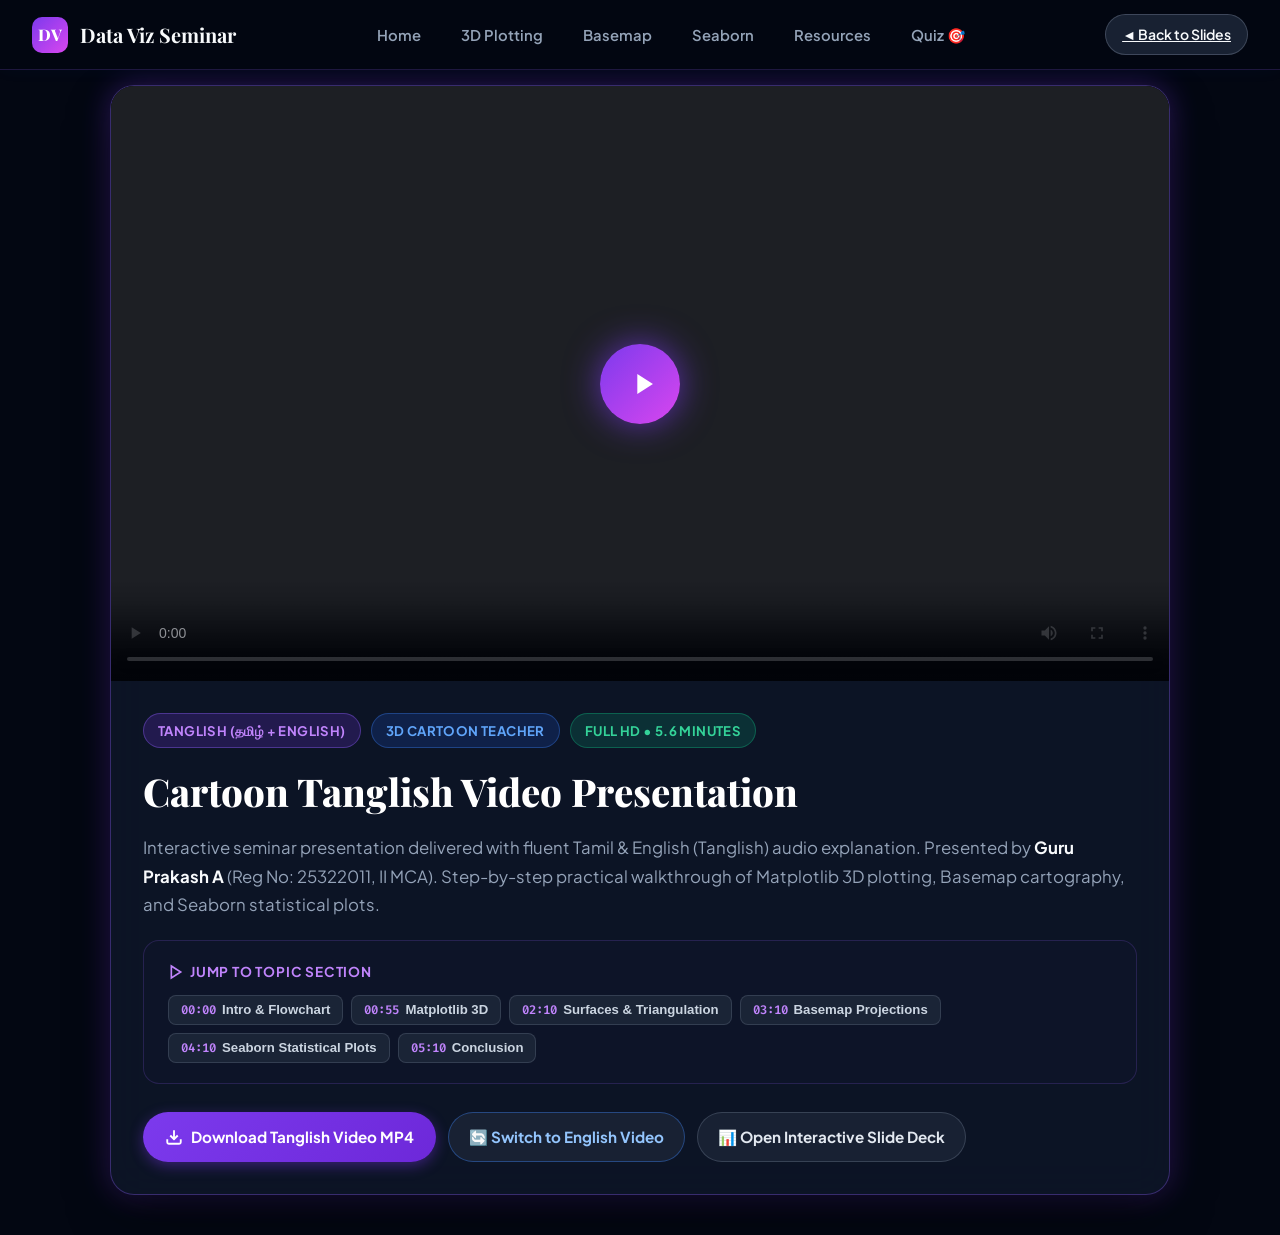
<file: video-tanglish.html>
<!DOCTYPE html>
<html lang="en" data-theme="dark">
<head>
  <meta charset="UTF-8">
  <meta name="viewport" content="width=device-width, initial-scale=1.0">
  <title>Cartoon Tanglish Video Presentation | Data Visualization Seminar</title>
  <meta name="description" content="Watch the full 3D animated Tanglish (Tamil + English) video presentation for the Data Visualization Seminar in Essential of Data Science. Presented by Guru Prakash A (25322011), II MCA.">
  <link rel="preconnect" href="https://fonts.googleapis.com">
  <link href="https://fonts.googleapis.com/css2?family=Inter:wght@400;500;600;700;800&family=Fira+Code:wght@400;500&family=Playfair+Display:ital,wght@0,600;0,800;1,600&display=swap" rel="stylesheet">
  <link rel="stylesheet" href="styles.css">
  <style>
    :root {
      --player-bg: #070b14;
      --card-glass: rgba(15, 23, 42, 0.85);
      --border-accent: rgba(139, 92, 246, 0.35);
      --glow-purple: rgba(124, 58, 237, 0.35);
    }
    body {
      background-color: #030712;
      color: #f8fafc;
      min-height: 100vh;
      display: flex;
      flex-direction: column;
    }
    .video-page-container {
      max-width: 1100px;
      width: 100%;
      margin: 85px auto 40px;
      padding: 0 1.25rem;
      display: flex;
      flex-direction: column;
      gap: 1.5rem;
    }
    .video-hero-card {
      background: var(--card-glass);
      border-radius: 24px;
      border: 1px solid var(--border-accent);
      box-shadow: 0 20px 50px -10px rgba(0, 0, 0, 0.6), 0 0 30px var(--glow-purple);
      backdrop-filter: blur(20px);
      -webkit-backdrop-filter: blur(20px);
      overflow: hidden;
      display: flex;
      flex-direction: column;
    }
    .video-player-wrapper {
      position: relative;
      width: 100%;
      background: var(--player-bg);
      aspect-ratio: 16 / 9;
      display: flex;
      align-items: center;
      justify-content: center;
      overflow: hidden;
    }
    .video-player-wrapper video {
      width: 100%;
      height: 100%;
      object-fit: contain;
      background: #000;
      display: block;
    }
    /* Play Overlay */
    .play-overlay {
      position: absolute;
      top: 0; left: 0; right: 0; bottom: 0;
      background: rgba(3, 7, 18, 0.45);
      display: flex;
      align-items: center;
      justify-content: center;
      cursor: pointer;
      transition: opacity 0.3s ease, visibility 0.3s;
      z-index: 10;
    }
    .play-overlay.hidden {
      opacity: 0;
      visibility: hidden;
      pointer-events: none;
    }
    .play-pulse-btn {
      width: 80px;
      height: 80px;
      border-radius: 50%;
      background: linear-gradient(135deg, #7c3aed, #d946ef);
      display: flex;
      align-items: center;
      justify-content: center;
      color: white;
      box-shadow: 0 0 35px rgba(124, 58, 237, 0.7);
      transition: transform 0.2s ease, box-shadow 0.2s ease;
    }
    .play-pulse-btn:hover {
      transform: scale(1.1);
      box-shadow: 0 0 50px rgba(124, 58, 237, 0.9);
    }
    .play-pulse-btn svg {
      margin-left: 5px;
    }

    /* Fallback Warning Box */
    .video-error-fallback {
      display: none;
      background: rgba(225, 29, 72, 0.12);
      border: 1px solid rgba(225, 29, 72, 0.4);
      border-radius: 12px;
      padding: 1rem 1.25rem;
      margin: 1rem 1.5rem 0;
      color: #fecdd3;
      font-size: 0.95rem;
    }
    .video-error-fallback a {
      color: #38bdf8;
      font-weight: 700;
      text-decoration: underline;
    }

    .video-info-panel {
      padding: 2rem;
      display: flex;
      flex-direction: column;
      gap: 1.25rem;
    }
    .video-badge-row {
      display: flex;
      gap: 10px;
      flex-wrap: wrap;
    }
    .badge-pill {
      display: inline-flex;
      align-items: center;
      gap: 6px;
      padding: 6px 14px;
      border-radius: 9999px;
      font-size: 0.825rem;
      font-weight: 700;
      letter-spacing: 0.4px;
      text-transform: uppercase;
    }
    .badge-purple {
      background: rgba(124, 58, 237, 0.2);
      color: #c084fc;
      border: 1px solid rgba(139, 92, 246, 0.4);
    }
    .badge-blue {
      background: rgba(37, 99, 235, 0.18);
      color: #60a5fa;
      border: 1px solid rgba(59, 130, 246, 0.35);
    }
    .badge-emerald {
      background: rgba(16, 185, 129, 0.18);
      color: #34d399;
      border: 1px solid rgba(16, 185, 129, 0.35);
    }

    .video-title {
      font-family: 'Playfair Display', Georgia, serif;
      font-size: clamp(1.8rem, 3.5vw, 2.4rem);
      font-weight: 800;
      color: #ffffff;
      margin: 0;
      line-height: 1.2;
    }
    .video-desc {
      color: #94a3b8;
      font-size: 1.05rem;
      line-height: 1.7;
      margin: 0;
    }
    .video-desc strong {
      color: #f8fafc;
    }

    /* Chapter Jump Grid */
    .chapter-nav-card {
      background: rgba(15, 23, 42, 0.6);
      border-radius: 16px;
      border: 1px solid rgba(139, 92, 246, 0.2);
      padding: 1.25rem 1.5rem;
      display: flex;
      flex-direction: column;
      gap: 0.75rem;
    }
    .chapter-nav-title {
      font-size: 0.85rem;
      font-weight: 700;
      text-transform: uppercase;
      letter-spacing: 0.8px;
      color: #c084fc;
      display: flex;
      align-items: center;
      gap: 6px;
    }
    .chapter-chips-row {
      display: flex;
      flex-wrap: wrap;
      gap: 8px;
    }
    .chapter-chip {
      background: rgba(30, 41, 59, 0.8);
      border: 1px solid rgba(148, 163, 184, 0.2);
      color: #cbd5e1;
      padding: 6px 12px;
      border-radius: 8px;
      font-size: 0.825rem;
      font-weight: 600;
      cursor: pointer;
      transition: all 0.2s ease;
      display: inline-flex;
      align-items: center;
      gap: 6px;
    }
    .chapter-chip:hover {
      background: rgba(124, 58, 237, 0.3);
      border-color: #8b5cf6;
      color: #ffffff;
      transform: translateY(-1px);
    }
    .chapter-chip span.time {
      color: #c084fc;
      font-family: 'Fira Code', monospace;
      font-size: 0.775rem;
    }

    .video-actions-row {
      display: flex;
      gap: 12px;
      flex-wrap: wrap;
      margin-top: 0.5rem;
    }
    .btn-action-primary {
      background: linear-gradient(135deg, #7c3aed, #6d28d9);
      color: white;
      padding: 12px 22px;
      border-radius: 9999px;
      font-weight: 700;
      font-size: 0.95rem;
      text-decoration: none;
      display: inline-flex;
      align-items: center;
      gap: 8px;
      transition: all 0.2s ease;
      box-shadow: 0 4px 14px rgba(124, 58, 237, 0.4);
    }
    .btn-action-primary:hover {
      background: linear-gradient(135deg, #6d28d9, #5b21b6);
      transform: translateY(-2px);
      box-shadow: 0 6px 20px rgba(124, 58, 237, 0.6);
    }
    .btn-action-secondary {
      background: rgba(30, 41, 59, 0.7);
      color: #e2e8f0;
      border: 1px solid rgba(148, 163, 184, 0.25);
      padding: 12px 20px;
      border-radius: 9999px;
      font-weight: 700;
      font-size: 0.95rem;
      text-decoration: none;
      display: inline-flex;
      align-items: center;
      gap: 8px;
      transition: all 0.2s ease;
    }
    .btn-action-secondary:hover {
      background: rgba(51, 65, 85, 0.8);
      border-color: #c084fc;
      color: #ffffff;
      transform: translateY(-2px);
    }
    @media (max-width: 768px) {
      .video-page-container {
        margin: 75px auto 25px;
        padding: 0 0.75rem;
      }
      .video-info-panel {
        padding: 1.25rem;
      }
      .video-actions-row {
        flex-direction: column;
      }
      .btn-action-primary, .btn-action-secondary {
        width: 100%;
        justify-content: center;
      }
    }
  </style>
</head>
<body>

  <!-- Top Navigation Bar -->
  <nav class="navbar" style="background: rgba(3, 7, 18, 0.88); border-bottom: 1px solid rgba(139, 92, 246, 0.2);">
    <a href="index.html" class="nav-brand" style="color: #f8fafc;">
      <div class="nav-logo-badge" style="background: linear-gradient(135deg, #7c3aed, #d946ef);">DV</div>
      <span>Data Viz Seminar</span>
    </a>
    <ul class="nav-links">
      <li><a href="index.html" class="nav-link">Home</a></li>
      <li><a href="3d-plotting.html" class="nav-link">3D Plotting</a></li>
      <li><a href="basemap.html" class="nav-link">Basemap</a></li>
      <li><a href="seaborn.html" class="nav-link">Seaborn</a></li>
      <li><a href="reference.html" class="nav-link">Resources</a></li>
      <li><a href="quiz.html" class="nav-link">Quiz 🎯</a></li>
    </ul>
    <div class="nav-actions">
      <a href="index.html" class="slide-btn" style="background: rgba(30, 41, 59, 0.8); color: #f8fafc; border-color: rgba(148, 163, 184, 0.3);">
        ◄ Back to Slides
      </a>
    </div>
  </nav>

  <main class="video-page-container">
    <div class="video-hero-card">
      <div class="video-player-wrapper" id="playerWrapper">
        <video id="seminarVideo" controls playsinline webkit-playsinline preload="metadata">
          <source src="Data_Visualization_Seminar_Tanglish.mp4" type="video/mp4">
          <source src="https://github.com/gurup7029-coder/data-visualization-seminar/raw/main/Data_Visualization_Seminar_Tanglish.mp4" type="video/mp4">
          Your browser does not support inline video playback. Please use the Download button below.
        </video>

        <!-- Tap-to-Play Overlay for Mobile -->
        <div class="play-overlay" id="playOverlay" aria-label="Play Video">
          <div class="play-pulse-btn">
            <svg width="34" height="34" viewBox="0 0 24 24" fill="currentColor"><path d="M8 5v14l11-7z"/></svg>
          </div>
        </div>
      </div>

      <!-- Fallback message if playback encounters error -->
      <div class="video-error-fallback" id="videoErrorFallback">
        ⚠️ <strong>Note:</strong> If your mobile browser has trouble streaming this video directly, tap here to 
        <a href="Data_Visualization_Seminar_Tanglish.mp4" target="_blank" download="Data_Visualization_Seminar_Tanglish.mp4">Download or Open Video directly</a> in your device player.
      </div>

      <div class="video-info-panel">
        <div class="video-badge-row">
          <span class="badge-pill badge-purple">Tanglish (தமிழ் + English)</span>
          <span class="badge-pill badge-blue">3D Cartoon Teacher</span>
          <span class="badge-pill badge-emerald">Full HD • 5.6 Minutes</span>
        </div>

        <h1 class="video-title">
          Cartoon Tanglish Video Presentation
        </h1>

        <p class="video-desc">
          Interactive seminar presentation delivered with fluent Tamil & English (Tanglish) audio explanation. Presented by <strong>Guru Prakash A</strong> (Reg No: 25322011, II MCA). Step-by-step practical walkthrough of Matplotlib 3D plotting, Basemap cartography, and Seaborn statistical plots.
        </p>

        <!-- Chapter Jump Points -->
        <div class="chapter-nav-card">
          <div class="chapter-nav-title">
            <svg width="16" height="16" viewBox="0 0 24 24" fill="none" stroke="currentColor" stroke-width="2.5"><polygon points="5 3 19 12 5 21 5 3"/></svg>
            <span>Jump to Topic Section</span>
          </div>
          <div class="chapter-chips-row">
            <button class="chapter-chip" onclick="jumpTo(0)"><span class="time">00:00</span> Intro & Flowchart</button>
            <button class="chapter-chip" onclick="jumpTo(55)"><span class="time">00:55</span> Matplotlib 3D</button>
            <button class="chapter-chip" onclick="jumpTo(130)"><span class="time">02:10</span> Surfaces & Triangulation</button>
            <button class="chapter-chip" onclick="jumpTo(190)"><span class="time">03:10</span> Basemap Projections</button>
            <button class="chapter-chip" onclick="jumpTo(250)"><span class="time">04:10</span> Seaborn Statistical Plots</button>
            <button class="chapter-chip" onclick="jumpTo(310)"><span class="time">05:10</span> Conclusion</button>
          </div>
        </div>

        <div class="video-actions-row">
          <a href="Data_Visualization_Seminar_Tanglish.mp4" download="Data_Visualization_Seminar_Tanglish.mp4" class="btn-action-primary">
            <svg width="18" height="18" viewBox="0 0 24 24" fill="none" stroke="currentColor" stroke-width="2.5"><path d="M21 15v4a2 2 0 0 1-2 2H5a2 2 0 0 1-2-2v-4"/><polyline points="7 10 12 15 17 10"/><line x1="12" y1="15" x2="12" y2="3"/></svg>
            <span>Download Tanglish Video MP4</span>
          </a>
          <a href="video-english.html" class="btn-action-secondary" style="border-color: rgba(59, 130, 246, 0.4); color: #93c5fd;">
            <span>🔄 Switch to English Video</span>
          </a>
          <a href="index.html" class="btn-action-secondary">
            <span>📊 Open Interactive Slide Deck</span>
          </a>
        </div>
      </div>
    </div>
  </main>

  <script>
    const video = document.getElementById('seminarVideo');
    const overlay = document.getElementById('playOverlay');
    const fallback = document.getElementById('videoErrorFallback');

    // Tap overlay to play
    overlay.addEventListener('click', () => {
      video.play();
      overlay.classList.add('hidden');
    });

    video.addEventListener('play', () => {
      overlay.classList.add('hidden');
    });

    video.addEventListener('pause', () => {
      overlay.classList.remove('hidden');
    });

    video.addEventListener('error', () => {
      fallback.style.display = 'block';
    });

    function jumpTo(seconds) {
      video.currentTime = seconds;
      video.play();
      overlay.classList.add('hidden');
      video.scrollIntoView({ behavior: 'smooth', block: 'center' });
    }
  </script>
</body>
</html>
</file>
<file: styles.css>
/* ==========================================================================
   INTERACTIVE DATA VISUALIZATION SEMINAR - SLIDE PRESENTATION DESIGN SYSTEM
   ========================================================================== */

@import url('https://fonts.googleapis.com/css2?family=Fira+Code:wght@400;500;600&family=Playfair+Display:ital,wght@0,500;0,700;0,800;1,600&family=Plus+Jakarta+Sans:wght@300;400;500;600;700;800&display=swap');

:root {
  /* Color Palette - White / Light Porcelain Base */
  --bg-primary: #f8faff;
  --bg-secondary: #f1f5fd;
  --bg-tertiary: #e8eef8;
  --bg-card: #ffffff;
  --bg-card-hover: #ffffff;
  --bg-code: #f6f8fc;         /* WHITE-BASED code blocks */
  --bg-code-header: #eef2fa;  /* lighter header for code */

  --text-main: #0f172a;
  --text-muted: #475569;
  --text-light: #64748b;
  --text-inverse: #ffffff;
  --text-code: #1e293b;       /* dark text on light code bg */

  --border-light: #e2e8f0;
  --border-subtle: #cbd5e1;
  --border-code: #dde3f0;
  --border-focus: #3b82f6;

  /* Brand & Topic Accents */
  --accent-primary: #2563eb;
  --accent-primary-light: #eff6ff;
  --accent-secondary: #7c3aed;
  --accent-teal: #0d9488;
  --accent-amber: #d97706;
  --accent-rose: #e11d48;

  --cursor-color: #2563eb;
  --cursor-glow: rgba(37, 99, 235, 0.25);

  /* Layout & Shadows */
  --shadow-sm: 0 2px 8px rgba(15, 23, 42, 0.06);
  --shadow-md: 0 10px 30px -5px rgba(15, 23, 42, 0.08), 0 4px 10px -2px rgba(15, 23, 42, 0.04);
  --shadow-lg: 0 20px 40px -10px rgba(15, 23, 42, 0.12), 0 10px 15px -5px rgba(15, 23, 42, 0.05);
  --shadow-hero: 0 32px 64px -16px rgba(37, 99, 235, 0.2);

  --radius-sm: 8px;
  --radius-md: 14px;
  --radius-lg: 24px;
  --radius-xl: 32px;
  --radius-full: 9999px;

  --font-heading: 'Playfair Display', Georgia, serif;
  --font-body: 'Plus Jakarta Sans', -apple-system, BlinkMacSystemFont, sans-serif;
  --font-code: 'Fira Code', monospace;

  /* Gradient tokens */
  --grad-blue: linear-gradient(135deg, #2563eb 0%, #7c3aed 100%);
  --grad-teal: linear-gradient(135deg, #0d9488 0%, #2563eb 100%);
  --grad-rose: linear-gradient(135deg, #e11d48 0%, #d97706 100%);
  --grad-surface: linear-gradient(160deg, #f8faff 0%, #eff6ff 100%);
}

[data-theme="dark"] {
  --bg-primary: #0b0f19;
  --bg-secondary: #111827;
  --bg-tertiary: #1f2937;
  --bg-card: #151d30;
  --bg-card-hover: #1e293b;
  --bg-code: #1a2236;
  --bg-code-header: #111827;
  --text-code: #e2e8f0;
  --border-code: #334155;

  --text-main: #f8fafc;
  --text-muted: #94a3b8;
  --text-light: #64748b;

  --border-light: #1e293b;
  --border-subtle: #334155;
}

/* Reset & Base */
*, *::before, *::after {
  box-sizing: border-box;
  margin: 0;
  padding: 0;
}

html {
  font-size: 16px;
  scroll-behavior: smooth;
  height: 100%;
}

body {
  font-family: var(--font-body);
  background-color: var(--bg-primary);
  color: var(--text-main);
  line-height: 1.6;
  overflow-x: hidden;
  -webkit-font-smoothing: antialiased;
}

/* PAGE TRANSITION OVERLAY */
.page-transition-overlay {
  position: fixed;
  top: 0;
  left: 0;
  width: 100vw;
  height: 100vh;
  background: white;
  z-index: 10000;
  pointer-events: none;
  opacity: 0;
  transition: opacity 0.4s ease;
}
.page-transition-overlay.active {
  opacity: 1;
  pointer-events: all;
}

/* ============================================================
   HERO COVER SLIDE STYLES
   ============================================================ */
.hero-cover-slide {
  position: relative;
  min-height: calc(100vh - 70px);
  display: flex;
  flex-direction: column;
  justify-content: center;
  align-items: center;
  text-align: center;
  padding: 4rem 2rem 7rem;
  overflow: hidden;
}

/* Animated mesh gradient orbs behind hero */
.hero-orb {
  position: absolute;
  border-radius: 50%;
  filter: blur(80px);
  opacity: 0.22;
  animation: orbFloat 8s ease-in-out infinite;
  pointer-events: none;
}
.hero-orb.orb-1 {
  width: 500px; height: 500px;
  background: #2563eb;
  top: -120px; left: -120px;
  animation-delay: 0s;
}
.hero-orb.orb-2 {
  width: 420px; height: 420px;
  background: #7c3aed;
  top: 30%; right: -80px;
  animation-delay: 2.5s;
}
.hero-orb.orb-3 {
  width: 350px; height: 350px;
  background: #0d9488;
  bottom: -60px; left: 30%;
  animation-delay: 5s;
}
.hero-orb.orb-4 {
  width: 280px; height: 280px;
  background: #e11d48;
  bottom: 20%; left: -50px;
  animation-delay: 1.5s;
}
@keyframes orbFloat {
  0%, 100% { transform: translate(0, 0) scale(1); }
  33%       { transform: translate(30px, -25px) scale(1.05); }
  66%       { transform: translate(-20px, 20px) scale(0.95); }
}

.hero-eyebrow {
  display: inline-flex;
  align-items: center;
  gap: 8px;
  padding: 6px 18px;
  border-radius: var(--radius-full);
  background: rgba(37,99,235,0.1);
  border: 1px solid rgba(37,99,235,0.25);
  color: var(--accent-primary);
  font-size: 0.825rem;
  font-weight: 700;
  text-transform: uppercase;
  letter-spacing: 1.5px;
  margin-bottom: 1.5rem;
  animation: fadeUp 0.8s ease both;
}

.hero-main-title {
  font-family: var(--font-heading);
  font-size: clamp(2.8rem, 6vw, 5.2rem);
  font-weight: 800;
  line-height: 1.08;
  margin-bottom: 1.5rem;
  background: linear-gradient(135deg, #0f172a 0%, #2563eb 40%, #7c3aed 70%, #0d9488 100%);
  -webkit-background-clip: text;
  -webkit-text-fill-color: transparent;
  background-clip: text;
  animation: fadeUp 0.9s 0.1s ease both;
}

.hero-subtitle {
  font-size: 1.2rem;
  color: var(--text-muted);
  max-width: 660px;
  margin: 0 auto 2.5rem;
  line-height: 1.8;
  animation: fadeUp 1s 0.2s ease both;
}

.hero-meta-strip {
  display: flex;
  align-items: center;
  justify-content: center;
  flex-wrap: wrap;
  gap: 1.5rem;
  margin-bottom: 2.5rem;
  animation: fadeUp 1s 0.3s ease both;
}

.hero-meta-item {
  display: flex;
  align-items: center;
  gap: 8px;
  padding: 8px 18px;
  border-radius: var(--radius-full);
  border: 1px solid var(--border-light);
  background: white;
  font-size: 0.9rem;
  font-weight: 600;
  color: var(--text-muted);
  box-shadow: var(--shadow-sm);
}

.hero-topic-pills {
  display: flex;
  align-items: center;
  justify-content: center;
  flex-wrap: wrap;
  gap: 1rem;
  animation: fadeUp 1s 0.4s ease both;
}

.hero-pill {
  display: flex;
  align-items: center;
  gap: 8px;
  padding: 10px 22px;
  border-radius: var(--radius-md);
  font-weight: 700;
  font-size: 0.95rem;
  cursor: pointer;
  text-decoration: none;
  transition: all 0.3s cubic-bezier(0.16,1,0.3,1);
  box-shadow: var(--shadow-md);
}
.hero-pill:hover {
  transform: translateY(-3px);
  box-shadow: var(--shadow-lg);
}
.hero-pill.pill-3d   { background: linear-gradient(135deg,#7c3aed,#9f55ff); color:#fff; }
.hero-pill.pill-map  { background: linear-gradient(135deg,#0d9488,#06b6d4); color:#fff; }
.hero-pill.pill-sea  { background: linear-gradient(135deg,#e11d48,#f59e0b); color:#fff; }

.hero-scroll-hint {
  position: absolute;
  bottom: 100px;
  left: 50%;
  transform: translateX(-50%);
  display: flex;
  flex-direction: column;
  align-items: center;
  gap: 6px;
  color: var(--text-light);
  font-size: 0.8rem;
  font-weight: 600;
  letter-spacing: 1px;
  text-transform: uppercase;
  animation: fadeUp 1s 0.6s ease both, bounceScroll 2s 1.5s ease infinite;
}
.hero-scroll-hint svg { animation: bounceDown 1.5s ease infinite; }

@keyframes bounceDown {
  0%, 100% { transform: translateY(0); }
  50% { transform: translateY(6px); }
}
@keyframes fadeUp {
  from { opacity: 0; transform: translateY(24px); }
  to   { opacity: 1; transform: translateY(0); }
}
@keyframes bounceScroll {
  0%, 100% { opacity: 0.6; }
  50% { opacity: 1; }
}

/* ============================================================
   FLOWCHART / CONTENT PAGE STYLES
   ============================================================ */
.flowchart-page {
  min-height: calc(100vh - 70px);
  padding: 3rem 2rem 7rem;
  display: flex;
  flex-direction: column;
  justify-content: center;
  max-width: 1200px;
  margin: 0 auto;
}

.flowchart-wrapper {
  position: relative;
  width: 100%;
  background: white;
  border-radius: var(--radius-xl);
  border: 1px solid var(--border-light);
  box-shadow: var(--shadow-lg);
  padding: 3rem;
  overflow: hidden;
}

/* SVG flowchart drawn inline */
.fc-svg {
  width: 100%;
  height: auto;
  display: block;
}

/* Animated connectors */
.fc-line {
  stroke-dasharray: 200;
  stroke-dashoffset: 200;
  animation: drawLine 1.2s ease forwards;
}
@keyframes drawLine {
  to { stroke-dashoffset: 0; }
}

.fc-node {
  opacity: 0;
  transform: scale(0.85) translateY(10px);
  animation: nodeIn 0.5s cubic-bezier(0.16,1,0.3,1) forwards;
}
@keyframes nodeIn {
  to { opacity: 1; transform: scale(1) translateY(0); }
}

/* Staggered delays */
.fc-node:nth-child(1) { animation-delay: 0.1s; }
.fc-node:nth-child(2) { animation-delay: 0.25s; }
.fc-node:nth-child(3) { animation-delay: 0.4s; }
.fc-node:nth-child(4) { animation-delay: 0.55s; }
.fc-node:nth-child(5) { animation-delay: 0.7s; }
.fc-node:nth-child(6) { animation-delay: 0.85s; }
.fc-node:nth-child(7) { animation-delay: 1.0s; }
.fc-node:nth-child(8) { animation-delay: 1.15s; }
.fc-node:nth-child(9) { animation-delay: 1.3s; }
.fc-node:nth-child(10) { animation-delay: 1.45s; }
.fc-node:nth-child(11) { animation-delay: 1.6s; }
.fc-node:nth-child(12) { animation-delay: 1.75s; }
.fc-node:nth-child(13) { animation-delay: 1.9s; }
.fc-node:nth-child(14) { animation-delay: 2.05s; }
.fc-node:nth-child(15) { animation-delay: 2.2s; }

/* CUSTOM CURSOR */
.custom-cursor-dot,
.custom-cursor-circle {
  pointer-events: none;
  position: fixed;
  top: 0; left: 0;
  border-radius: 50%;
  z-index: 9999;
  transform: translate(-50%, -50%);
  transition: opacity 0.3s ease, background-color 0.3s ease, border-color 0.3s ease, width 0.25s ease, height 0.25s ease;
}
.custom-cursor-dot {
  width: 8px; height: 8px;
  background-color: var(--cursor-color);
  box-shadow: 0 0 10px var(--cursor-glow);
}
.custom-cursor-circle {
  width: 38px; height: 38px;
  border: 1.5px solid var(--cursor-color);
  background-color: var(--cursor-glow);
}
body.hovering-interactive .custom-cursor-circle {
  width: 58px; height: 58px;
  background-color: var(--cursor-glow);
  transform: translate(-50%, -50%) scale(1.1);
  border-width: 2px;
}
body.hovering-code .custom-cursor-circle {
  width: 48px; height: 48px;
  background-color: rgba(37,99,235,0.1);
  border-color: var(--accent-primary);
}
@media (max-width: 768px) {
  .custom-cursor-dot, .custom-cursor-circle { display: none !important; }
}

/* TOP NAVIGATION BAR */
.navbar {
  position: fixed;
  top: 0; left: 0;
  width: 100%; height: 70px;
  background: rgba(255, 255, 255, 0.92);
  backdrop-filter: blur(16px);
  -webkit-backdrop-filter: blur(16px);
  border-bottom: 1px solid var(--border-light);
  z-index: 1000;
  display: flex;
  align-items: center;
  justify-content: space-between;
  padding: 0 2rem;
  box-shadow: 0 1px 16px rgba(37,99,235,0.04);
}
[data-theme="dark"] .navbar { background: rgba(11, 15, 25, 0.92); }

.nav-brand {
  display: flex; align-items: center; gap: 0.75rem;
  text-decoration: none; color: var(--text-main);
  font-family: var(--font-heading); font-weight: 700; font-size: 1.25rem;
}
.nav-logo-badge {
  width: 36px; height: 36px; border-radius: 10px;
  background: var(--grad-blue);
  color: white; display: flex; align-items: center; justify-content: center;
  font-weight: 800; font-size: 1rem;
}
.nav-links { display: flex; align-items: center; gap: 0.5rem; list-style: none; }
.nav-link {
  padding: 0.5rem 1rem;
  text-decoration: none; color: var(--text-muted);
  font-weight: 600; font-size: 0.925rem;
  border-radius: var(--radius-sm);
  transition: all 0.2s ease;
}
.nav-link:hover, .nav-link.active {
  color: var(--accent-primary);
  background-color: var(--accent-primary-light);
}
.btn-icon {
  width: 40px; height: 40px; border-radius: 50%;
  border: 1px solid var(--border-light);
  background: var(--bg-card); color: var(--text-main);
  display: flex; align-items: center; justify-content: center; cursor: pointer;
}

/* SLIDE DECK DOCK & PROGRESS */
.top-progress-bar {
  position: fixed; top: 70px; left: 0;
  width: 100%; height: 4px;
  background: rgba(226, 232, 240, 0.5); z-index: 999;
}
.top-progress-fill {
  height: 100%; width: 0%;
  background: linear-gradient(90deg, #2563eb, #7c3aed, #0d9488);
  transition: width 0.3s cubic-bezier(0.16, 1, 0.3, 1);
}
.slide-controls-dock {
  position: fixed; bottom: 24px; left: 50%; transform: translateX(-50%);
  background: rgba(255, 255, 255, 0.95);
  backdrop-filter: blur(20px); -webkit-backdrop-filter: blur(20px);
  border: 1px solid var(--border-light);
  box-shadow: var(--shadow-lg);
  border-radius: var(--radius-full);
  padding: 8px 16px;
  display: flex; align-items: center; gap: 16px; z-index: 990;
}
[data-theme="dark"] .slide-controls-dock {
  background: rgba(15, 23, 42, 0.95); border-color: var(--border-subtle);
}
.slide-btn {
  background: var(--bg-secondary);
  border: 1px solid var(--border-light);
  color: var(--text-main);
  padding: 8px 16px; border-radius: var(--radius-full);
  font-weight: 600; font-size: 0.875rem;
  display: flex; align-items: center; gap: 6px;
  cursor: pointer; transition: all 0.2s ease;
}
.slide-btn:hover:not(:disabled) {
  background: var(--accent-primary); color: white; border-color: var(--accent-primary);
}
.slide-btn:disabled { opacity: 0.4; cursor: not-allowed; }
.slide-indicator {
  font-weight: 700; font-size: 0.9rem; color: var(--text-main);
  min-width: 100px; text-align: center;
}
.slide-dots { display: flex; gap: 6px; }
.slide-dot {
  width: 8px; height: 8px; border-radius: 50%;
  background: var(--border-subtle); cursor: pointer;
  transition: all 0.3s ease;
}
.slide-dot.active {
  width: 24px; border-radius: 12px; background: var(--accent-primary);
}

/* ============================================================
   PRESENTER HERO CARD STYLES
   ============================================================ */
.presenter-hero-card {
  background: white;
  border-radius: var(--radius-xl);
  border: 1px solid var(--border-light);
  box-shadow: var(--shadow-lg);
  padding: 1.75rem 2rem;
  margin: 1.5rem 0 2rem;
  transition: transform 0.3s ease, box-shadow 0.3s ease;
}
.presenter-hero-card:hover {
  transform: translateY(-2px);
  box-shadow: var(--shadow-xl);
}
.presenter-grid {
  display: grid;
  grid-template-columns: repeat(auto-fit, minmax(200px, 1fr));
  gap: 1.25rem;
}
.presenter-box {
  display: flex;
  flex-direction: column;
  gap: 4px;
}
.presenter-label {
  font-size: 0.78rem;
  font-weight: 700;
  text-transform: uppercase;
  letter-spacing: 0.8px;
  color: var(--text-muted);
}
.presenter-value {
  font-size: 1.1rem;
  font-weight: 800;
  color: var(--text-main);
  font-family: var(--font-heading);
}
.presenter-value.name { color: var(--accent-primary); font-size: 1.25rem; }
.presenter-value.code { font-family: var(--font-code); color: var(--accent-secondary); }
.presenter-value.tag { color: var(--accent-teal); }
.presenter-value.dept { font-size: 0.95rem; line-height: 1.3; }

/* CANVAS & SLIDES */
#bgCanvas {
  position: fixed; top: 0; left: 0;
  width: 100vw; height: 100vh;
  pointer-events: none; z-index: -1; opacity: 0.6;
  transition: opacity 0.5s ease;
}
.presentation-container { padding-top: 70px; min-height: 100vh; }

/* ============================================================
   CLEAN, RELIABLE SLIDE TRANSITIONS (NO MATRIX/PERSPECTIVE DISTORTION)
   ============================================================ */
.slide-section {
  min-height: calc(100vh - 70px);
  padding: 1.25rem 2rem 5rem;
  display: none;
  flex-direction: column;
  justify-content: flex-start;
  max-width: 1360px;
  margin: 0 auto;
  opacity: 0;
  transition: opacity 0.25s ease-out;
}

.slide-section.active {
  display: flex !important;
  opacity: 1 !important;
  animation: slideFadeIn 0.25s ease-out forwards !important;
}

@keyframes slideFadeIn {
  from { opacity: 0; }
  to { opacity: 1; }
}

/* 3D Interactive Chart Canvas Containers — Fixed Height & Crisp Bounds */
.chart-box {
  width: 100% !important;
  height: 315px !important;
  min-height: 315px !important;
  position: relative !important;
  overflow: hidden !important;
  border-radius: var(--radius-md);
  margin: 0.25rem 0;
  background: var(--bg-card);
  border: 1px solid var(--border-light);
  display: block !important;
}

.chart-box > div,
.chart-box .plot-container,
.chart-box .gl-container,
.chart-box .svg-container,
.chart-box canvas {
  width: 100% !important;
  height: 100% !important;
}

.interactive-card:has(.chart-box):hover,
.interactive-card:has(#basemapD3Chart):hover,
.interactive-card:has(#worldCitiesMapChart):hover {
  transform: none !important;
}

.slide-badge {
  display: inline-flex; align-items: center; gap: 6px;
  padding: 4px 12px; border-radius: var(--radius-full);
  background: var(--accent-primary-light); color: var(--accent-primary);
  font-weight: 700; font-size: 0.775rem;
  text-transform: uppercase; letter-spacing: 0.8px;
  width: fit-content; margin-bottom: 0.35rem;
}
.slide-title {
  font-family: var(--font-heading);
  font-size: clamp(1.8rem, 2.5vw, 2.4rem);
  font-weight: 800; line-height: 1.15;
  color: var(--text-main); margin-bottom: 0.35rem;
}
.slide-subtitle {
  font-size: 0.95rem; color: var(--text-muted);
  max-width: 950px; margin-bottom: 1rem; line-height: 1.5;
}

/* CARDS & GRIDS */
.card-grid {
  display: grid;
  grid-template-columns: repeat(auto-fit, minmax(320px, 1fr));
  gap: 1.75rem; margin: 1.5rem 0;
}
.card-grid-2col {
  display: grid; grid-template-columns: 1fr 1fr; gap: 1.75rem;
}
@media (max-width: 992px) {
  .card-grid-2col { grid-template-columns: 1fr; }
}

.interactive-card {
  background: var(--bg-card);
  border: 1px solid var(--border-light);
  border-radius: var(--radius-lg);
  padding: 1.25rem 1.5rem;
  box-shadow: var(--shadow-md);
  transition: all 0.3s cubic-bezier(0.16, 1, 0.3, 1);
}
.interactive-card:hover {
  transform: translateY(-4px);
  box-shadow: var(--shadow-lg);
  border-color: rgba(37,99,235,0.2);
}
.card-header {
  display: flex; align-items: center; justify-content: space-between; margin-bottom: 0.6rem;
}
.card-title { font-size: 1.25rem; font-weight: 700; font-family: var(--font-heading); }

/* ============================================================
   CODE BLOCKS — PURE WHITE BACKGROUND & BOLD BLACK TEXT
   ============================================================ */

/* Force all pre/code blocks from Prism and custom containers to pure white bg, bold dark text, and NO vertical scrollbars */
pre[class*="language-"],
code[class*="language-"],
.code-container,
.code-content,
.colab-execution-cell,
.colab-execution-cell pre,
.colab-execution-cell code {
  background: #ffffff !important;
  color: #0f172a !important;
  font-weight: 700 !important;
  font-family: var(--font-code) !important;
  text-shadow: none !important;
  max-height: none !important;
  overflow-y: visible !important;
  height: auto !important;
}

.colab-execution-cell {
  border-radius: var(--radius-md);
  border: 1px solid #cbd5e1 !important;
  overflow: hidden;
  box-shadow: var(--shadow-md);
  margin: 1rem 0;
}

.colab-cell-header,
.code-header {
  background: #f8fafc !important;
  padding: 10px 16px;
  display: flex; align-items: center; justify-content: space-between;
  border-bottom: 1px solid #e2e8f0 !important;
  font-family: var(--font-code); font-size: 0.8rem;
  color: var(--text-muted);
}
.colab-execution-prompt { color: #2563eb; font-weight: 700; }

.colab-cell-output {
  background: #ffffff !important;
  padding: 1rem; border-top: 1px dashed var(--border-subtle);
}

.colab-output-badge {
  display: inline-block; font-size: 0.75rem; font-weight: 700;
  color: #059669; background: #ecfdf5;
  padding: 2px 8px; border-radius: 4px; margin-bottom: 8px;
}

/* Code container (standalone) */
.code-container {
  border-radius: var(--radius-md);
  border: 1px solid #cbd5e1 !important;
  overflow: hidden;
  box-shadow: var(--shadow-md);
}

.code-lang-badge {
  color: var(--accent-primary);
  font-family: var(--font-code); font-size: 0.8rem; font-weight: 700;
}
.code-actions { display: flex; gap: 8px; }
.btn-code-action {
  background: rgba(37,99,235,0.08);
  border: 1px solid rgba(37,99,235,0.15);
  color: var(--accent-primary);
  padding: 4px 10px; border-radius: 4px;
  font-size: 0.775rem; font-weight: 600; cursor: pointer;
  transition: background 0.2s;
}
.btn-code-action:hover { background: rgba(37,99,235,0.15); }

.code-content {
  padding: 1.25rem; overflow-x: auto;
  line-height: 1.65;
}
.code-content pre { margin: 0; }

/* High Contrast Bold Tokens on Pure White Background */
.token.keyword   { color: #1e1b4b !important; font-weight: 800 !important; }
.token.string    { color: #047857 !important; font-weight: 700 !important; }
.token.comment   { color: #64748b !important; font-style: italic !important; font-weight: 600 !important; }
.token.function  { color: #1d4ed8 !important; font-weight: 800 !important; }
.token.number    { color: #b45309 !important; font-weight: 800 !important; }
.token.operator  { color: #b91c1c !important; font-weight: 800 !important; }
.token.punctuation { color: #334155 !important; font-weight: 700 !important; }
.token.builtin   { color: #0369a1 !important; font-weight: 800 !important; }
.token.class-name { color: #6b21a8 !important; font-weight: 800 !important; }

.token-highlight {
  background: rgba(37,99,235,0.12);
  color: #2563eb;
  padding: 2px 4px; border-radius: 3px; font-weight: 700;
}

/* CONTROLS PANEL */
.controls-panel {
  display: flex; flex-wrap: wrap; gap: 0.85rem;
  padding: 0.6rem 1rem; background: var(--bg-secondary);
  border-radius: var(--radius-md); margin-bottom: 0.6rem;
  border: 1px solid var(--border-light);
}
.control-group {
  display: flex; flex-direction: column; gap: 0.5rem; flex: 1; min-width: 180px;
}
.control-label {
  font-size: 0.85rem; font-weight: 700; color: var(--text-muted);
  display: flex; justify-content: space-between;
}
.control-slider {
  appearance: none; width: 100%; height: 6px;
  border-radius: 3px; background: var(--border-subtle); outline: none; cursor: pointer;
}
.control-slider::-webkit-slider-thumb {
  appearance: none; width: 18px; height: 18px;
  border-radius: 50%; background: var(--accent-primary); cursor: pointer;
}
.control-select, .control-btn {
  padding: 8px 14px; border-radius: var(--radius-sm);
  border: 1px solid var(--border-light);
  background: var(--bg-card); color: var(--text-main);
  font-weight: 600; cursor: pointer; transition: all 0.2s;
}
.control-btn.active, .control-btn:hover {
  background: var(--accent-primary); color: white; border-color: var(--accent-primary);
}
.proj-tab-btn { margin-right: 4px; }
.proj-tab-btn.active {
  background: var(--accent-teal); color: white; border-color: var(--accent-teal);
}

/* SLIDE FOOTER */
.slide-footer-nav {
  display: flex; justify-content: space-between; align-items: center;
  margin-top: 3rem; padding-top: 1.5rem; border-top: 1px solid var(--border-light);
}
.footer-nav-card {
  display: flex; align-items: center; gap: 12px;
  padding: 12px 20px; border-radius: var(--radius-md);
  border: 1px solid var(--border-light);
  background: var(--bg-card); text-decoration: none;
  color: var(--text-main); font-weight: 700;
  transition: all 0.2s;
}
.footer-nav-card:hover {
  background: var(--accent-primary-light); color: var(--accent-primary);
  border-color: rgba(37,99,235,0.3);
}

/* COMMAND PALETTE */
.cmd-palette-backdrop {
  position: fixed; top: 0; left: 0;
  width: 100vw; height: 100vh;
  background: rgba(15, 23, 42, 0.5);
  backdrop-filter: blur(8px); z-index: 9999;
  display: none; align-items: flex-start; justify-content: center;
  padding-top: 10vh;
}
.cmd-palette-backdrop.active { display: flex; }
.cmd-palette-modal {
  width: 90%; max-width: 650px;
  background: white; border-radius: var(--radius-lg);
  border: 1px solid var(--border-light); box-shadow: var(--shadow-lg); overflow: hidden;
}
.cmd-input-box {
  padding: 1.25rem; border-bottom: 1px solid var(--border-light);
  display: flex; align-items: center; gap: 12px;
}
.cmd-input-box input {
  width: 100%; border: none; outline: none;
  font-family: var(--font-body); font-size: 1.1rem;
  background: transparent; color: var(--text-main);
}
.cmd-results-list {
  max-height: 380px; overflow-y: auto; padding: 0.5rem; list-style: none;
}
.cmd-result-item {
  padding: 12px 16px; border-radius: var(--radius-sm);
  display: flex; justify-content: space-between; align-items: center; cursor: pointer;
  transition: background 0.15s;
}
.cmd-result-item:hover {
  background: var(--accent-primary-light); color: var(--accent-primary);
}

/* INLINE DATA TABLE STYLING */
table { border-collapse: collapse; }

/* Grad utility */
.grad-surface { background: var(--grad-surface); }

/* ============================================================
   SEABORN IMAGE OUTPUTS — LIGHT FRAME
   ============================================================ */
.seaborn-output-img {
  border-radius: var(--radius-md);
  border: 1px solid var(--border-light);
  box-shadow: var(--shadow-sm);
  width: 100%;
  background: white;
  padding: 0.5rem;
}

/* Responsive tweaks */
@media (max-width: 768px) {
  .slide-section { padding: 2rem 1rem 5rem; }
  .hero-main-title { font-size: 2.4rem; }
  .card-grid-2col { grid-template-columns: 1fr; }
  .hero-topic-pills { flex-direction: column; }
  .slide-controls-dock { gap: 8px; padding: 6px 12px; }
  .slide-btn { padding: 6px 12px; font-size: 0.8rem; }
}

/* ============================================================
   TOPIC REAL-WORLD EXAMPLE & INDUSTRY USE CASE BOX
   ============================================================ */
.topic-realworld-box {
  margin-top: 1.25rem;
  background: linear-gradient(135deg, rgba(248, 250, 252, 0.95), rgba(241, 245, 249, 0.95));
  border: 1px solid #cbd5e1;
  border-left: 5px solid var(--accent-primary);
  border-radius: var(--radius-md);
  padding: 1.15rem 1.4rem;
  box-shadow: var(--shadow-sm);
  transition: transform 0.2s ease, box-shadow 0.2s ease;
}
[data-theme="dark"] .topic-realworld-box {
  background: linear-gradient(135deg, rgba(30, 41, 59, 0.85), rgba(15, 23, 42, 0.9));
  border-color: rgba(148, 163, 184, 0.25);
  border-left-color: var(--accent-primary);
}
.topic-realworld-box:hover {
  transform: translateY(-2px);
  box-shadow: var(--shadow-md);
}
.realworld-box-header {
  display: flex;
  align-items: center;
  gap: 8px;
  margin-bottom: 0.75rem;
  font-size: 0.825rem;
  font-weight: 800;
  text-transform: uppercase;
  letter-spacing: 0.8px;
  color: var(--accent-primary);
}
.realworld-box-content {
  display: flex;
  flex-direction: column;
  gap: 0.6rem;
}
.realworld-item {
  font-size: 0.9rem;
  line-height: 1.6;
  color: var(--text-main);
}
.realworld-item strong {
  color: var(--text-main);
  font-weight: 700;
  display: inline-flex;
  align-items: center;
  gap: 5px;
}
.realworld-item.example strong {
  color: #0284c7;
}
.realworld-item.usage strong {
  color: #7c3aed;
}

/* ============================================================
   3D CHART ACTION TOOLBAR (ZOOM IN, ZOOM OUT, RESET)
   ============================================================ */
.chart-3d-toolbar {
  display: inline-flex;
  align-items: center;
  gap: 6px;
  background: white;
  padding: 4px 6px;
  border-radius: var(--radius-full);
  border: 1px solid var(--border-light);
  box-shadow: var(--shadow-xs);
}
[data-theme="dark"] .chart-3d-toolbar {
  background: var(--bg-card);
  border-color: var(--border-subtle);
}
.btn-chart-ctrl {
  background: transparent;
  border: none;
  outline: none;
  display: inline-flex;
  align-items: center;
  gap: 4px;
  padding: 4px 10px;
  border-radius: var(--radius-full);
  font-size: 0.775rem;
  font-weight: 700;
  color: var(--text-main);
  cursor: pointer;
  transition: all 0.2s ease;
}
.btn-chart-ctrl:hover {
  background: var(--accent-primary-light);
  color: var(--accent-primary);
}
.btn-chart-ctrl:active {
  transform: scale(0.94);
}
.btn-chart-ctrl svg {
  stroke: currentColor;
}

/* ============================================================
   COLORMAP TOGGLE PILLS FOR 3D SURFACES
   ============================================================ */
.colormap-btn-group {
  display: flex;
  flex-wrap: wrap;
  gap: 6px;
  align-items: center;
  margin-top: 6px;
}
.colormap-pill {
  border: 1px solid var(--border-light);
  background: white;
  color: var(--text-main);
  font-size: 0.775rem;
  font-weight: 700;
  padding: 4px 10px;
  border-radius: var(--radius-full);
  cursor: pointer;
  transition: all 0.2s ease;
}
[data-theme="dark"] .colormap-pill {
  background: var(--bg-card);
  border-color: var(--border-subtle);
}
.colormap-pill:hover {
  border-color: var(--accent-primary);
  color: var(--accent-primary);
}
.colormap-pill.active {
  background: var(--accent-primary);
  color: white;
  border-color: var(--accent-primary);
  box-shadow: 0 2px 6px rgba(37,99,235,0.25);
}

/* ============================================================
   INTERACTIVE QUIZ & SCANNER COMPONENT STYLES
   ============================================================ */

.quiz-app-card {
  background: var(--bg-card);
  border: 1px solid var(--border-light);
  border-radius: var(--radius-xl);
  box-shadow: var(--shadow-xl);
  padding: clamp(1.5rem, 3vw, 2.5rem);
  width: 100%;
  max-width: 960px;
  margin: 0 auto;
  position: relative;
  transition: all 0.3s ease;
}

[data-theme="dark"] .quiz-app-card {
  background: var(--bg-card);
  border-color: var(--border-subtle);
  box-shadow: 0 20px 45px rgba(0, 0, 0, 0.45);
}

/* Top Control Bar */
.quiz-top-bar {
  display: flex;
  justify-content: space-between;
  align-items: center;
  flex-wrap: wrap;
  gap: 1rem;
  margin-bottom: 1.25rem;
}

.quiz-category-pills {
  display: flex;
  flex-wrap: wrap;
  gap: 6px;
}

.quiz-cat-pill {
  background: var(--bg-secondary);
  color: var(--text-muted);
  border: 1px solid var(--border-light);
  border-radius: var(--radius-full);
  padding: 6px 14px;
  font-size: 0.8rem;
  font-weight: 700;
  cursor: pointer;
  transition: all 0.2s ease;
  display: inline-flex;
  align-items: center;
  gap: 4px;
}

.quiz-cat-pill:hover {
  background: var(--accent-primary-light);
  color: var(--accent-primary);
  border-color: var(--accent-primary);
}

.quiz-cat-pill.active {
  background: var(--accent-primary);
  color: white;
  border-color: var(--accent-primary);
  box-shadow: 0 2px 8px rgba(37, 99, 235, 0.3);
}

.quiz-cat-pill .pill-count {
  opacity: 0.8;
  font-size: 0.725rem;
}

/* Live Stats */
.quiz-live-stats {
  display: flex;
  align-items: center;
  gap: 10px;
}

.quiz-stat-pill {
  display: inline-flex;
  align-items: center;
  gap: 6px;
  background: var(--bg-secondary);
  border: 1px solid var(--border-light);
  border-radius: var(--radius-full);
  padding: 5px 12px;
  font-size: 0.85rem;
  font-weight: 700;
}

.score-pill {
  color: #10b981;
  border-color: rgba(16, 185, 129, 0.3);
  background: rgba(16, 185, 129, 0.08);
}

.progress-pill {
  color: var(--accent-primary);
  border-color: rgba(37, 99, 235, 0.3);
  background: rgba(37, 99, 235, 0.08);
}

/* Progress Track */
.quiz-progress-track {
  width: 100%;
  height: 6px;
  background: var(--bg-secondary);
  border-radius: var(--radius-full);
  overflow: hidden;
  margin-bottom: 1.75rem;
}

.quiz-progress-fill {
  height: 100%;
  background: linear-gradient(90deg, #2563eb, #7c3aed, #10b981);
  border-radius: var(--radius-full);
  transition: width 0.35s cubic-bezier(0.4, 0, 0.2, 1);
}

/* Question Header */
.quiz-category-tag {
  display: inline-block;
  font-size: 0.775rem;
  font-weight: 800;
  text-transform: uppercase;
  letter-spacing: 0.8px;
  color: var(--accent-primary);
  background: rgba(37, 99, 235, 0.1);
  padding: 4px 12px;
  border-radius: var(--radius-full);
  margin-bottom: 0.75rem;
}

.quiz-question-title {
  font-size: clamp(1.25rem, 2.5vw, 1.65rem);
  font-weight: 800;
  color: var(--text-main);
  line-height: 1.35;
  margin-bottom: 1.5rem;
}

/* Match Columns Container (2-Column Side-by-Side Card) */
.match-columns-container {
  display: grid;
  grid-template-columns: 1fr 1fr;
  gap: 16px;
  background: var(--bg-secondary);
  border: 1.5px solid var(--border-light);
  border-radius: var(--radius-lg);
  padding: 1.25rem 1.5rem;
  margin-bottom: 1.5rem;
}

[data-theme="dark"] .match-columns-container {
  background: rgba(15, 23, 42, 0.6);
  border-color: var(--border-subtle);
}

@media (max-width: 680px) {
  .match-columns-container {
    grid-template-columns: 1fr;
    gap: 12px;
    padding: 1rem;
  }
}

.match-column {
  display: flex;
  flex-direction: column;
  gap: 8px;
}

.match-col-header {
  font-size: 0.825rem;
  font-weight: 800;
  text-transform: uppercase;
  letter-spacing: 0.8px;
  padding: 6px 12px;
  border-radius: var(--radius-sm);
  background: white;
  border: 1px solid var(--border-light);
  color: var(--text-main);
  display: inline-block;
  align-self: flex-start;
  margin-bottom: 4px;
}

[data-theme="dark"] .match-col-header {
  background: var(--bg-card);
  border-color: var(--border-subtle);
}

.col-a .match-col-header {
  color: var(--accent-primary);
  border-color: rgba(37, 99, 235, 0.3);
  background: rgba(37, 99, 235, 0.08);
}

.col-b .match-col-header {
  color: var(--accent-secondary);
  border-color: rgba(124, 58, 237, 0.3);
  background: rgba(124, 58, 237, 0.08);
}

.match-col-items {
  display: flex;
  flex-direction: column;
  gap: 6px;
}

.match-col-item {
  display: flex;
  align-items: center;
  gap: 10px;
  font-size: 0.92rem;
  color: var(--text-main);
  background: white;
  padding: 8px 12px;
  border-radius: 8px;
  border: 1px solid var(--border-light);
  transition: all 0.2s ease;
}

[data-theme="dark"] .match-col-item {
  background: var(--bg-card);
  border-color: var(--border-subtle);
}

.match-badge {
  display: inline-flex;
  align-items: center;
  justify-content: center;
  width: 24px;
  height: 24px;
  border-radius: 6px;
  font-weight: 800;
  font-size: 0.775rem;
  flex-shrink: 0;
}

.num-badge {
  background: rgba(37, 99, 235, 0.12);
  color: var(--accent-primary);
}

.alpha-badge {
  background: rgba(124, 58, 237, 0.12);
  color: var(--accent-secondary);
}

.match-text {
  font-weight: 600;
  line-height: 1.3;
}

/* Collapsed 2x2 Options Grid */
.quiz-options-grid {
  display: grid;
  grid-template-columns: repeat(2, 1fr);
  gap: 12px;
  margin-bottom: 1.5rem;
}

@media (max-width: 640px) {
  .quiz-options-grid {
    grid-template-columns: 1fr;
    gap: 10px;
  }
}

.quiz-options-grid.two-col-compact {
  grid-template-columns: 1fr 1fr;
}

.quiz-option-btn {
  width: 100%;
  text-align: left;
  background: var(--bg-secondary);
  border: 1.5px solid var(--border-light);
  border-radius: var(--radius-md);
  padding: 13px 16px;
  display: flex;
  align-items: center;
  gap: 12px;
  cursor: pointer;
  transition: all 0.2s cubic-bezier(0.4, 0, 0.2, 1);
  color: var(--text-main);
  font-family: var(--font-body);
  font-size: 0.95rem;
  font-weight: 600;
  position: relative;
}

.quiz-option-btn:hover:not(:disabled) {
  background: white;
  border-color: var(--accent-primary);
  transform: translateY(-1.5px);
  box-shadow: var(--shadow-sm);
}

[data-theme="dark"] .quiz-option-btn:hover:not(:disabled) {
  background: var(--bg-card-hover);
  border-color: var(--accent-primary);
}

.quiz-option-btn:disabled {
  cursor: default;
}

.option-letter {
  display: flex;
  align-items: center;
  justify-content: center;
  width: 32px;
  height: 32px;
  border-radius: 8px;
  background: white;
  border: 1px solid var(--border-light);
  font-weight: 800;
  font-size: 0.9rem;
  color: var(--text-muted);
  flex-shrink: 0;
  transition: all 0.2s ease;
}

[data-theme="dark"] .option-letter {
  background: var(--bg-card);
  border-color: var(--border-subtle);
  color: var(--text-muted);
}

.option-text {
  flex-grow: 1;
  line-height: 1.4;
}

.option-status-icon {
  display: flex;
  align-items: center;
  justify-content: center;
  width: 28px;
  height: 28px;
  flex-shrink: 0;
}

/* Correct Answer State */
.quiz-option-btn.correct-answer {
  background: rgba(16, 185, 129, 0.12) !important;
  border-color: #10b981 !important;
  color: #065f46 !important;
  box-shadow: 0 0 16px rgba(16, 185, 129, 0.2);
}

[data-theme="dark"] .quiz-option-btn.correct-answer {
  color: #34d399 !important;
  background: rgba(16, 185, 129, 0.2) !important;
}

.quiz-option-btn.correct-answer .option-letter {
  background: #10b981;
  color: white;
  border-color: #10b981;
}

.quiz-option-btn.correct-answer .option-status-icon {
  color: #10b981;
}

/* Incorrect Answer State */
.quiz-option-btn.incorrect-answer {
  background: rgba(225, 29, 72, 0.1) !important;
  border-color: #e11d48 !important;
  color: #9f1239 !important;
  box-shadow: 0 0 16px rgba(225, 29, 72, 0.15);
}

[data-theme="dark"] .quiz-option-btn.incorrect-answer {
  color: #fb7185 !important;
  background: rgba(225, 29, 72, 0.2) !important;
}

.quiz-option-btn.incorrect-answer .option-letter {
  background: #e11d48;
  color: white;
  border-color: #e11d48;
}

.quiz-option-btn.incorrect-answer .option-status-icon {
  color: #e11d48;
}

/* Explanation Box */
.quiz-explanation-box {
  padding: 1.15rem 1.35rem;
  border-radius: var(--radius-md);
  margin-bottom: 1.5rem;
  animation: slideDownFade 0.3s ease-out forwards;
}

.quiz-explanation-box.correct-box {
  background: rgba(16, 185, 129, 0.08);
  border-left: 4px solid #10b981;
  border: 1px solid rgba(16, 185, 129, 0.25);
  border-left-width: 5px;
}

.quiz-explanation-box.incorrect-box {
  background: rgba(225, 29, 72, 0.08);
  border-left: 4px solid #e11d48;
  border: 1px solid rgba(225, 29, 72, 0.25);
  border-left-width: 5px;
}

.explanation-badge {
  font-size: 0.9rem;
  font-weight: 800;
  margin-bottom: 0.35rem;
}

.quiz-explanation-box.correct-box .explanation-badge {
  color: #059669;
}

.quiz-explanation-box.incorrect-box .explanation-badge {
  color: #e11d48;
}

.explanation-text {
  font-size: 0.925rem;
  color: var(--text-muted);
  line-height: 1.6;
}

/* Footer Dock & Next Button */
.quiz-footer-dock {
  display: flex;
  flex-direction: column;
  gap: 10px;
  align-items: flex-end;
}

.quiz-lock-warning {
  width: 100%;
  background: rgba(217, 119, 6, 0.1);
  border: 1px solid rgba(217, 119, 6, 0.3);
  color: #b45309;
  font-size: 0.85rem;
  font-weight: 700;
  padding: 8px 14px;
  border-radius: var(--radius-sm);
  display: flex;
  align-items: center;
  justify-content: center;
}

[data-theme="dark"] .quiz-lock-warning {
  color: #f59e0b;
}

.quiz-next-btn {
  background: linear-gradient(135deg, #2563eb, #1d4ed8);
  color: white;
  border: none;
  border-radius: var(--radius-full);
  padding: 12px 28px;
  font-size: 1rem;
  font-weight: 800;
  cursor: pointer;
  box-shadow: 0 4px 14px rgba(37, 99, 235, 0.3);
  transition: all 0.2s cubic-bezier(0.4, 0, 0.2, 1);
  display: inline-flex;
  align-items: center;
  gap: 8px;
}

.quiz-next-btn:disabled {
  opacity: 0.45;
  cursor: not-allowed;
  filter: grayscale(0.6);
  box-shadow: none;
}

.quiz-next-btn.unlocked {
  opacity: 1;
  filter: none;
  cursor: pointer;
  animation: pulseButton 1.5s infinite;
}

.quiz-next-btn.unlocked:hover {
  transform: translateY(-2px);
  box-shadow: 0 8px 24px rgba(37, 99, 235, 0.45);
}

/* Animations */
@keyframes slideDownFade {
  from {
    opacity: 0;
    transform: translateY(-8px);
  }
  to {
    opacity: 1;
    transform: translateY(0);
  }
}

@keyframes pulseButton {
  0%, 100% {
    box-shadow: 0 4px 14px rgba(37, 99, 235, 0.3);
  }
  50% {
    box-shadow: 0 4px 22px rgba(37, 99, 235, 0.6);
  }
}

.shake-anim {
  animation: shakeEffect 0.45s ease-in-out;
}

@keyframes shakeEffect {
  0%, 100% { transform: translateX(0); }
  20%, 60% { transform: translateX(-6px); }
  40%, 80% { transform: translateX(6px); }
}

/* Result Dashboard Screen */
.quiz-result-dashboard {
  text-align: center;
  padding: 1.5rem 0.5rem;
}

.result-badge-icon {
  font-size: 3.5rem;
  margin-bottom: 0.5rem;
}

.result-badge-tag {
  display: inline-block;
  padding: 6px 16px;
  border-radius: var(--radius-full);
  font-weight: 800;
  font-size: 0.95rem;
  margin-bottom: 1rem;
}

.result-title {
  font-size: clamp(2rem, 4vw, 2.75rem);
  font-weight: 800;
  color: var(--text-main);
  margin-bottom: 0.5rem;
}

.result-subtitle {
  font-size: 1.05rem;
  color: var(--text-muted);
  max-width: 650px;
  margin: 0 auto 2rem;
  line-height: 1.6;
}

.result-score-circle {
  width: 170px;
  height: 170px;
  border-radius: 50%;
  background: linear-gradient(135deg, rgba(37,99,235,0.1), rgba(124,58,237,0.1));
  border: 4px solid var(--accent-primary);
  display: flex;
  flex-direction: column;
  align-items: center;
  justify-content: center;
  margin: 0 auto 2.5rem;
  box-shadow: 0 10px 30px rgba(37, 99, 235, 0.2);
}

.result-percentage {
  font-size: 2.8rem;
  font-weight: 800;
  color: var(--accent-primary);
  font-family: var(--font-heading);
}

.result-score-detail {
  font-size: 0.85rem;
  font-weight: 700;
  color: var(--text-muted);
}

.result-metrics-grid {
  display: grid;
  grid-template-columns: repeat(auto-fit, minmax(140px, 1fr));
  gap: 1rem;
  max-width: 750px;
  margin: 0 auto 2.5rem;
}

.metric-box {
  background: var(--bg-secondary);
  border: 1px solid var(--border-light);
  border-radius: var(--radius-md);
  padding: 1.25rem 0.75rem;
  display: flex;
  flex-direction: column;
  gap: 4px;
}

.metric-val {
  font-size: 1.8rem;
  font-weight: 800;
}

.metric-lbl {
  font-size: 0.75rem;
  font-weight: 700;
  color: var(--text-muted);
  text-transform: uppercase;
  letter-spacing: 0.5px;
}

.result-actions-dock {
  display: flex;
  flex-wrap: wrap;
  justify-content: center;
  gap: 12px;
  margin-bottom: 2rem;
}

.result-btn {
  padding: 12px 24px;
  border-radius: var(--radius-full);
  font-size: 0.95rem;
  font-weight: 800;
  cursor: pointer;
  transition: all 0.2s ease;
  text-decoration: none;
  display: inline-flex;
  align-items: center;
  gap: 6px;
  border: 1px solid transparent;
}

.btn-retake {
  background: var(--accent-primary);
  color: white;
  box-shadow: 0 4px 14px rgba(37,99,235,0.3);
}

.btn-retake:hover {
  transform: translateY(-2px);
  box-shadow: 0 6px 20px rgba(37,99,235,0.4);
}

.btn-review {
  background: var(--bg-secondary);
  color: var(--text-main);
  border-color: var(--border-light);
}

.btn-review:hover {
  background: white;
  border-color: var(--accent-primary);
  color: var(--accent-primary);
}

.btn-ref {
  background: rgba(124, 58, 237, 0.1);
  color: var(--accent-secondary);
  border-color: rgba(124, 58, 237, 0.3);
}

.btn-ref:hover {
  background: var(--accent-secondary);
  color: white;
}

/* Detailed Review Accordion */
.quiz-answers-review {
  text-align: left;
  border-top: 2px solid var(--border-light);
  padding-top: 2rem;
  margin-top: 1.5rem;
}

.review-heading {
  font-size: 1.3rem;
  font-weight: 800;
  margin-bottom: 1.25rem;
  color: var(--text-main);
}

.review-items-list {
  display: flex;
  flex-direction: column;
  gap: 1rem;
}

.review-item-card {
  border-radius: var(--radius-md);
  padding: 1.25rem;
  border: 1px solid var(--border-light);
  background: var(--bg-secondary);
}

.review-item-card.item-correct {
  border-left: 5px solid #10b981;
}

.review-item-card.item-incorrect {
  border-left: 5px solid #e11d48;
}

.review-item-header {
  display: flex;
  justify-content: space-between;
  align-items: center;
  font-size: 0.8rem;
  font-weight: 800;
  margin-bottom: 0.5rem;
}

.item-correct .review-item-status {
  color: #10b981;
}

.item-incorrect .review-item-status {
  color: #e11d48;
}

.review-item-category {
  color: var(--text-muted);
}

.review-item-question {
  font-weight: 700;
  font-size: 1rem;
  color: var(--text-main);
  margin-bottom: 0.75rem;
}

.review-item-options {
  display: flex;
  flex-direction: column;
  gap: 4px;
  font-size: 0.875rem;
  margin-bottom: 0.6rem;
}

.review-choice {
  padding: 6px 10px;
  border-radius: 6px;
}

.choice-correct {
  background: rgba(16, 185, 129, 0.1);
  color: #065f46;
}

[data-theme="dark"] .choice-correct {
  color: #34d399;
}

.choice-incorrect {
  background: rgba(225, 29, 72, 0.1);
  color: #9f1239;
}

[data-theme="dark"] .choice-incorrect {
  color: #fb7185;
}

.correct-choice {
  background: rgba(16, 185, 129, 0.15);
  color: #047857;
  font-weight: 700;
}

[data-theme="dark"] .correct-choice {
  color: #6ee7b7;
}

.review-item-explanation {
  font-size: 0.85rem;
  color: var(--text-muted);
  line-height: 1.5;
  background: rgba(0,0,0,0.03);
  padding: 8px 12px;
  border-radius: 6px;
}

[data-theme="dark"] .review-item-explanation {
  background: rgba(255,255,255,0.03);
}

/* Scanner Hero / Banner Card */
.quiz-scanner-hero-card {
  display: grid;
  grid-template-columns: 1.4fr 0.6fr;
  gap: 2rem;
  align-items: center;
  background: linear-gradient(135deg, rgba(37, 99, 235, 0.08), rgba(124, 58, 237, 0.08));
  border: 1.5px solid rgba(37, 99, 235, 0.25);
  border-radius: var(--radius-xl);
  padding: 2rem 2.5rem;
  margin-bottom: 2rem;
}

@media (max-width: 820px) {
  .quiz-scanner-hero-card {
    grid-template-columns: 1fr;
    text-align: center;
  }
}
</file>
